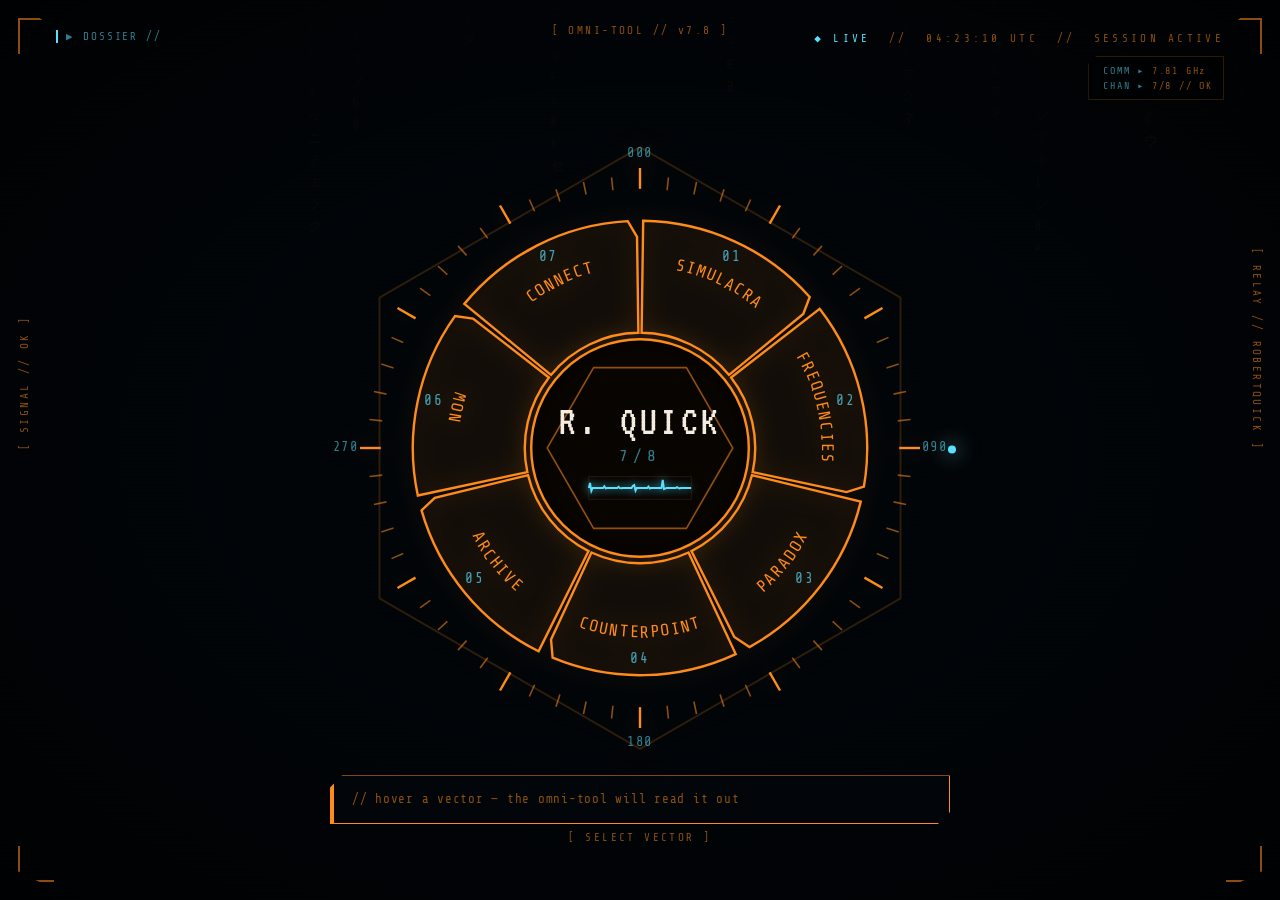
<file: site/index.html>
<!DOCTYPE html>
<html lang="en">
<head>
<meta charset="UTF-8" />
<meta name="viewport" content="width=device-width, initial-scale=1.0" />
<title>robertquick.org // omni v2</title>
<link rel="preconnect" href="https://fonts.googleapis.com" />
<link rel="preconnect" href="https://fonts.gstatic.com" crossorigin />
<link href="https://fonts.googleapis.com/css2?family=Share+Tech+Mono&family=VT323&display=swap" rel="stylesheet" />
<style>
  :root {
    --bg: #02060a;
    --orange: #ff8c1a;
    --orange-bright: #ffae5e;
    --orange-dim: rgba(255,140,26,0.55);
    --orange-faint: rgba(255,140,26,0.18);
    --cyan: #58e1ff;
    --cyan-dim: rgba(88,225,255,0.55);
    --white: #f4ecdf;
  }
  * { box-sizing: border-box; margin: 0; padding: 0; }
  html, body {
    height: 100%;
    background: var(--bg);
    color: var(--orange);
    font-family: 'Share Tech Mono', monospace;
    overflow: hidden;
  }

  #rain {
    position: fixed; inset: 0;
    z-index: 0;
    opacity: 0.07;
    pointer-events: none;
  }
  body::before {
    content: ""; position: fixed; inset: 0;
    background: repeating-linear-gradient(
      0deg, rgba(0,0,0,0) 0px, rgba(0,0,0,0) 2px,
      rgba(0,0,0,0.18) 3px, rgba(0,0,0,0) 4px);
    z-index: 1; pointer-events: none;
  }
  body::after {
    content: ""; position: fixed; inset: 0;
    background: radial-gradient(ellipse at center, transparent 45%, rgba(0,0,0,0.7) 100%);
    z-index: 2; pointer-events: none;
  }
  /* hologram flicker */
  @keyframes holo-flicker {
    0%, 97%, 100% { opacity: 1; }
    98% { opacity: 0.94; }
    99% { opacity: 0.98; }
  }
  main, .hud, .topbar, .readout, .ticker, .comm, .dossier {
    animation: holo-flicker 18s infinite;
  }

  /* ── HUD frame: hex corners ───────────────────────── */
  .hud {
    position: fixed;
    inset: 18px;
    z-index: 3;
    pointer-events: none;
  }
  .hud .corner {
    position: absolute;
    width: 36px; height: 36px;
    border: 2px solid var(--orange-dim);
  }
  .hud .corner.tl {
    top: 0; left: 0;
    clip-path: polygon(0 0, 60% 0, 100% 30%, 100% 100%, 0 100%);
    border-right: none; border-bottom: none;
  }
  .hud .corner.tr {
    top: 0; right: 0;
    clip-path: polygon(40% 0, 100% 0, 100% 100%, 0 100%, 0 30%);
    border-left: none; border-bottom: none;
  }
  .hud .corner.bl {
    bottom: 0; left: 0;
    clip-path: polygon(0 0, 100% 0, 100% 100%, 60% 100%, 0 70%);
    border-right: none; border-top: none;
  }
  .hud .corner.br {
    bottom: 0; right: 0;
    clip-path: polygon(0 0, 100% 0, 100% 70%, 40% 100%, 0 100%);
    border-left: none; border-top: none;
  }

  .hud-label {
    position: absolute;
    color: var(--orange-dim);
    font-size: 11px;
    letter-spacing: 0.22em;
  }
  .hud-label.top    { top: 6px; left: 50%; transform: translateX(-50%); white-space: nowrap; }
  .hud-label.bottom { bottom: 38px; left: 50%; transform: translateX(-50%); white-space: nowrap; }
  .hud-label.left   { top: 50%; left: 6px; transform: translateY(-50%) rotate(-90deg); transform-origin: left center; }
  .hud-label.right  { top: 50%; right: 6px; transform: translateY(-50%) rotate(90deg); transform-origin: right center; }

  /* Top bar — right-aligned to avoid colliding with hud-label-top and dossier */
  .topbar {
    position: fixed;
    top: 32px; right: 56px;
    z-index: 4;
    color: var(--orange-dim);
    font-size: 11px;
    letter-spacing: 0.3em;
  }
  .topbar .live { color: var(--cyan); }
  .topbar .live::before { content: "◆ "; color: var(--cyan); }

  /* Dossier link top-left */
  .dossier {
    position: fixed;
    top: 30px; left: 56px;
    z-index: 5;
    font-size: 11px;
    letter-spacing: 0.18em;
    color: var(--cyan-dim);
    text-decoration: none;
    border-left: 2px solid var(--cyan);
    padding-left: 8px;
    pointer-events: auto;
  }
  .dossier:hover { color: var(--cyan); }

  /* Comm widget — top-right under topbar */
  .comm {
    position: fixed;
    top: 56px; right: 56px;
    z-index: 4;
    font-size: 10px;
    letter-spacing: 0.18em;
    color: var(--orange-dim);
    border: 1px solid var(--orange-faint);
    padding: 6px 10px 6px 14px;
    clip-path: polygon(8px 0, 100% 0, 100% 100%, 0 100%, 0 8px);
    background: rgba(0,0,0,0.4);
    line-height: 1.5;
  }
  .comm .key { color: var(--cyan-dim); }

  /* Telemetry ticker */
  .ticker {
    position: fixed;
    bottom: 14px; left: 0; right: 0;
    z-index: 4;
    color: var(--orange-faint);
    font-size: 10.5px;
    letter-spacing: 0.18em;
    overflow: hidden;
    white-space: nowrap;
    text-align: center;
  }
  .ticker-track {
    display: inline-block;
    padding-left: 100%;
    animation: tick 80s linear infinite;
  }
  @keyframes tick { to { transform: translateX(-100%); } }

  /* Diagnostic flash line above ticker */
  .diag {
    position: fixed;
    bottom: 28px; left: 0; right: 0;
    z-index: 4;
    text-align: center;
    color: var(--cyan-dim);
    font-size: 10.5px;
    letter-spacing: 0.2em;
    opacity: 0;
    transition: opacity 0.18s;
  }
  .diag.show { opacity: 1; }

  /* Center stage */
  main {
    position: relative; z-index: 3;
    height: 100%; display: flex;
    align-items: center; justify-content: center;
  }
  .ring-wrap {
    position: relative;
    width: min(82vmin, 640px);
    aspect-ratio: 1 / 1;
  }
  .ring-svg {
    width: 100%; height: 100%;
    overflow: visible;
    filter: drop-shadow(0 0 12px rgba(255,140,26,0.25));
  }

  /* Segment styles */
  .seg {
    fill: rgba(255,140,26,0.06);
    stroke: var(--orange);
    stroke-width: 1.5;
    cursor: pointer;
    transition: fill 0.18s ease, stroke 0.18s ease;
  }
  .seg:hover, .seg.focus {
    fill: rgba(255,140,26,0.22);
    stroke: var(--cyan);
    filter: drop-shadow(0 0 8px rgba(88,225,255,0.6));
  }
  .seg.flash {
    animation: segflash 0.55s ease-out;
  }
  @keyframes segflash {
    0%   { fill: rgba(88,225,255,0.4); }
    100% { fill: rgba(255,140,26,0.06); }
  }
  .seg.activate {
    animation: segactivate 0.32s ease-in forwards;
  }
  @keyframes segactivate {
    0%   { fill: rgba(255,140,26,0.06); }
    100% { fill: rgba(255,140,26,0.95); }
  }

  .seg-num {
    fill: var(--cyan);
    font-family: 'Share Tech Mono', monospace;
    font-size: 9px;
    letter-spacing: 0.12em;
    pointer-events: none;
    text-anchor: middle;
    dominant-baseline: middle;
    opacity: 0.7;
  }
  .seg-label {
    fill: var(--orange);
    font-family: 'Share Tech Mono', monospace;
    font-size: 10.5px;
    letter-spacing: 0.08em;
    pointer-events: none;
    text-anchor: middle;
    dominant-baseline: middle;
  }

  /* Tick marks */
  .tick { stroke: var(--orange-dim); stroke-width: 1; }
  .tick.major { stroke: var(--orange); stroke-width: 1.5; }
  .tick-num {
    fill: var(--cyan-dim);
    font-family: 'Share Tech Mono', monospace;
    font-size: 8.5px;
    letter-spacing: 0.1em;
    text-anchor: middle;
    dominant-baseline: middle;
  }

  /* Hex containment frame */
  .hex-frame {
    fill: none;
    stroke: var(--orange-faint);
    stroke-width: 1.2;
    transform-origin: 50% 50%;
    animation: hexrot 60s linear infinite;
  }
  @keyframes hexrot { to { transform: rotate(360deg); } }

  /* Sonar pulse */
  .sonar {
    fill: none;
    stroke: var(--orange);
    stroke-width: 1.2;
    transform-origin: 50% 50%;
    animation: sonar 4.2s ease-out infinite;
    opacity: 0;
  }
  @keyframes sonar {
    0%   { r: 60; opacity: 0; }
    20%  { opacity: 0.5; }
    100% { r: 175; opacity: 0; }
  }

  /* Orbiting tracer */
  .tracer-orbit {
    fill: none;
    stroke: none;
  }
  .tracer {
    fill: var(--cyan);
    filter: drop-shadow(0 0 6px var(--cyan));
  }

  /* Hub */
  .hub-bg { fill: rgba(0,0,0,0.85); stroke: var(--orange); stroke-width: 1.5; }
  .hub-hex {
    fill: none; stroke: var(--orange-dim); stroke-width: 1;
    transform-origin: 50% 50%;
    animation: hubhex 24s linear infinite;
  }
  @keyframes hubhex { to { transform: rotate(-360deg); } }
  .hub-name {
    fill: var(--white);
    font-family: 'VT323', monospace;
    font-size: 26px;
    letter-spacing: 0.08em;
    text-anchor: middle;
    dominant-baseline: middle;
  }
  .hub-sub {
    fill: var(--cyan-dim);
    font-family: 'Share Tech Mono', monospace;
    font-size: 10px;
    letter-spacing: 0.32em;
    text-anchor: middle;
  }
  /* Heartbeat ECG */
  .ecg-frame {
    fill: rgba(0,0,0,0.5);
    stroke: var(--orange-faint);
    stroke-width: 0.5;
  }
  .ecg-line {
    fill: none;
    stroke: var(--cyan);
    stroke-width: 1.2;
    filter: drop-shadow(0 0 3px var(--cyan));
  }
  .hub-pulse {
    transform-origin: 50% 50%;
  }

  /* ─── Codex card readout ─── */
  .readout {
    position: fixed;
    left: 50%;
    bottom: 76px;
    transform: translateX(-50%);
    z-index: 5;
    width: min(620px, 90vw);
    color: var(--orange);
    background:
      linear-gradient(rgba(2,6,10,0.92), rgba(2,6,10,0.92)),
      repeating-linear-gradient(60deg,
        rgba(255,140,26,0.06) 0 1px,
        transparent 1px 14px),
      repeating-linear-gradient(-60deg,
        rgba(255,140,26,0.06) 0 1px,
        transparent 1px 14px);
    border: 1px solid var(--orange);
    clip-path: polygon(12px 0, 100% 0, 100% calc(100% - 12px), calc(100% - 12px) 100%, 0 100%, 0 12px);
    padding: 0.85rem 1.1rem 0.85rem 1.3rem;
    font-size: 12.5px;
    letter-spacing: 0.06em;
    line-height: 1.55;
    opacity: 0;
    transition: opacity 0.18s ease;
    box-shadow: 0 0 18px rgba(255,140,26,0.16), inset 3px 0 0 var(--orange);
  }
  .readout.show { opacity: 1; }
  .readout .codex-title {
    color: var(--white);
    font-size: 14px;
    letter-spacing: 0.18em;
    border-bottom: 1px solid var(--cyan-dim);
    padding-bottom: 4px;
    margin-bottom: 6px;
  }
  .readout .row { display: flex; gap: 0.8em; }
  .readout .row .key { color: var(--cyan); min-width: 110px; }
  .readout .row .val { color: var(--orange); }
  .readout .stamp {
    position: absolute;
    bottom: 6px; right: 14px;
    color: var(--orange-faint);
    font-size: 10px;
    letter-spacing: 0.2em;
  }
  .readout .empty { color: var(--orange-dim); }

  /* HUD label dynamic injection (idle diagnostics overwrites) */
  .swap { transition: opacity 0.2s; }
</style>
</head>
<body>
<canvas id="rain"></canvas>

<div class="hud">
  <span class="corner tl"></span>
  <span class="corner tr"></span>
  <span class="corner bl"></span>
  <span class="corner br"></span>
  <span class="hud-label top">[ OMNI-TOOL // v7.8 ]</span>
  <span class="hud-label bottom" id="hud-bottom">[ SELECT VECTOR ]</span>
  <span class="hud-label left">[ SIGNAL // OK ]</span>
  <span class="hud-label right">[ RELAY // ROBERTQUICK ]</span>
</div>

<div class="topbar"><span class="live">LIVE</span> &nbsp;//&nbsp; <span id="clock">--:--:--</span> UTC &nbsp;//&nbsp; SESSION ACTIVE</div>

<a href="/about" class="dossier">▶ DOSSIER //</a>

<div class="comm">
  <div><span class="key">COMM ▸</span> 7.81 GHz</div>
  <div><span class="key">CHAN ▸</span> 7/8 // OK</div>
</div>

<main>
  <div class="ring-wrap">
    <svg class="ring-svg" viewBox="-200 -200 400 400" id="ring"></svg>
  </div>
</main>

<div class="diag" id="diag"></div>
<div class="ticker"><div class="ticker-track" id="ticker"></div></div>

<div class="readout" id="readout">
  <div class="empty">// hover a vector — the omni-tool will read it out</div>
</div>

<script>
const vectors = [
  { id: 'simulacra',    label: 'SIMULACRA',    desc: 'frameworks under stress',     status: 'ACTIVE',    last: '2d ago',  count: '10 thinkers' },
  { id: 'frequencies',  label: 'FREQUENCIES',  desc: 'domains of inquiry',          status: 'ACTIVE',    last: '5d ago',  count: '8 nodes'    },
  { id: 'paradox',      label: 'PARADOX',      desc: 'load-bearing contradictions', status: 'OPEN',      last: '11d ago', count: '9 entries'  },
  { id: 'counterpoint', label: 'COUNTERPOINT', desc: 'music as critique',           status: 'TUNED',     last: '6d ago',  count: '5 voices'   },
  { id: 'archive',      label: 'ARCHIVE',      desc: 'annotated reading',           status: 'INDEXED',   last: '1d ago',  count: '13 entries' },
  { id: 'now',          label: 'NOW',          desc: 'current state',               status: 'STREAMING', last: '4h ago',  count: 'live'       },
  { id: 'connect',      label: 'CONNECT',      desc: 'open channels',               status: 'LISTEN',    last: 'static',  count: '3 vectors'  },
];

const SVGNS = 'http://www.w3.org/2000/svg';
const ring = document.getElementById('ring');
const readout = document.getElementById('readout');
const diag = document.getElementById('diag');

const N = vectors.length;
const innerR = 72;
const midR   = 142;
const labelR = 116;
const numR   = 132;
const startAngle = -Math.PI / 2;
const sweep = (2 * Math.PI) / N;
const gap = 0.028;

function el(name, attrs={}) {
  const e = document.createElementNS(SVGNS, name);
  for (const [k,v] of Object.entries(attrs)) e.setAttribute(k, v);
  return e;
}

// Hex containment frame
(function() {
  const r = 188;
  const pts = [];
  for (let i = 0; i < 6; i++) {
    const a = (i / 6) * 2 * Math.PI - Math.PI/2;
    pts.push(`${r*Math.cos(a)},${r*Math.sin(a)}`);
  }
  ring.appendChild(el('polygon', { points: pts.join(' '), class: 'hex-frame' }));
})();

// Tick marks + cardinal numbers
for (let i = 0; i < 60; i++) {
  const a = (i / 60) * 2 * Math.PI - Math.PI/2;
  const major = i % 5 === 0;
  const r0 = 162, r1 = major ? 175 : 170;
  ring.appendChild(el('line', {
    x1: r0*Math.cos(a), y1: r0*Math.sin(a),
    x2: r1*Math.cos(a), y2: r1*Math.sin(a),
    class: 'tick' + (major ? ' major' : '')
  }));
}
['000','090','180','270'].forEach((txt, i) => {
  const a = (i / 4) * 2 * Math.PI - Math.PI/2;
  const r = 184;
  const t = el('text', { x: r*Math.cos(a), y: r*Math.sin(a), class: 'tick-num' });
  t.textContent = txt;
  ring.appendChild(t);
});

// Segments with angular trailing-edge cut
const segNodes = [];
vectors.forEach((v, i) => {
  const a0 = startAngle + i * sweep + gap/2;
  const a1 = startAngle + (i+1) * sweep - gap/2;
  const cut = 0.04; // small angular cut at trailing edge
  const aMid = a1 - cut;
  const x0 = innerR * Math.cos(a0), y0 = innerR * Math.sin(a0);
  const x1 = midR   * Math.cos(a0), y1 = midR   * Math.sin(a0);
  const x2 = midR   * Math.cos(aMid),y2 = midR   * Math.sin(aMid);
  // chamfer point at trailing edge
  const xC = (midR-10) * Math.cos(a1), yC = (midR-10) * Math.sin(a1);
  const x3 = innerR * Math.cos(a1), y3 = innerR * Math.sin(a1);
  const large = (a1 - a0) > Math.PI ? 1 : 0;

  const d = `M ${x0} ${y0} L ${x1} ${y1}
             A ${midR} ${midR} 0 ${large} 1 ${x2} ${y2}
             L ${xC} ${yC}
             L ${x3} ${y3}
             A ${innerR} ${innerR} 0 ${large} 0 ${x0} ${y0} Z`;

  const path = el('path', { d, class: 'seg', 'data-id': v.id, 'data-idx': i });
  path.addEventListener('click', () => activateAndGo(i));
  path.addEventListener('mouseenter', () => { focusIdx = i; showReadout(v); paintFocus(); });
  path.addEventListener('mouseleave', () => { clearReadout(); });
  ring.appendChild(path);
  segNodes.push(path);

  const am = (a0 + a1) / 2;
  // index number above label (straight text, narrow — fits at any angle)
  const numText = el('text', { x: numR*Math.cos(am), y: numR*Math.sin(am), class: 'seg-num' });
  numText.textContent = String(i+1).padStart(2,'0');
  ring.appendChild(numText);

  // Curved label along an arc at radius labelR.
  // For top half, arc runs a0 → a1 (text upright).
  // For bottom half, reverse direction so text isn't upside-down.
  const inBottom = Math.sin(am) > 0;
  const r = labelR;
  const pa0 = a0 + 0.06, pa1 = a1 - 0.06;
  let xa, ya, xb, yb, sweepFlag;
  if (!inBottom) {
    xa = r*Math.cos(pa0); ya = r*Math.sin(pa0);
    xb = r*Math.cos(pa1); yb = r*Math.sin(pa1);
    sweepFlag = 1;
  } else {
    xa = r*Math.cos(pa1); ya = r*Math.sin(pa1);
    xb = r*Math.cos(pa0); yb = r*Math.sin(pa0);
    sweepFlag = 0;
  }
  const labelPath = el('path', {
    d: `M ${xa} ${ya} A ${r} ${r} 0 0 ${sweepFlag} ${xb} ${yb}`,
    fill: 'none', stroke: 'none', id: `labelpath-${i}`
  });
  ring.appendChild(labelPath);

  const lbl = el('text', { class: 'seg-label' });
  const tp = el('textPath', { href: `#labelpath-${i}`, startOffset: '50%' });
  tp.setAttribute('text-anchor', 'middle');
  tp.textContent = v.label;
  lbl.appendChild(tp);
  ring.appendChild(lbl);
});

// Sonar pulse
ring.appendChild(el('circle', { cx: 0, cy: 0, r: 60, class: 'sonar' }));

// Orbiting tracer
(function() {
  const orbit = el('circle', { cx: 0, cy: 0, r: 195, class: 'tracer-orbit', id: 'tracer-orbit' });
  ring.appendChild(orbit);
  const tracer = el('circle', { cx: 0, cy: -195, r: 2.5, class: 'tracer', id: 'tracer' });
  ring.appendChild(tracer);
})();

// Hub
ring.appendChild(el('circle', { cx: 0, cy: 0, r: innerR-4, class: 'hub-bg' }));
// rotating hex inside hub
(function() {
  const r = innerR - 14;
  const pts = [];
  for (let i = 0; i < 6; i++) {
    const a = (i / 6) * 2 * Math.PI;
    pts.push(`${r*Math.cos(a)},${r*Math.sin(a)}`);
  }
  ring.appendChild(el('polygon', { points: pts.join(' '), class: 'hub-hex' }));
})();
const nameText = el('text', { x: 0, y: -14, class: 'hub-name' });
nameText.textContent = 'R. QUICK';
ring.appendChild(nameText);
const subText = el('text', { x: 0, y: 8, class: 'hub-sub' });
subText.textContent = '7/8';
ring.appendChild(subText);

// ECG window inside hub
ring.appendChild(el('rect', { x: -32, y: 18, width: 64, height: 14, class: 'ecg-frame' }));
const ecgLine = el('polyline', { class: 'ecg-line', points: '' });
ring.appendChild(ecgLine);

// 7/8 heartbeat: emphasize beats 1, 4, 6 (ME-style irregular pulse)
const ecgWidth = 64, ecgHeight = 14;
const ecgX0 = -32, ecgY0 = 18;
const beats = [1, 0.2, 0.2, 1, 0.2, 1, 0.2]; // 7/8 emphasis
function buildEcg(t) {
  // t in [0,1] across the bar = one full 7/8 measure
  const samples = 80;
  const pts = [];
  for (let i = 0; i < samples; i++) {
    const x = ecgX0 + (i / (samples-1)) * ecgWidth;
    const beat = (i / (samples-1)) * 7; // 0..7
    const phase = beat - Math.floor(beat);
    const idx = Math.floor(beat) % 7;
    const amp = beats[idx];
    let y = ecgY0 + ecgHeight/2;
    // sharp spike near phase 0.1
    if (phase < 0.06) y -= amp * (ecgHeight/2 - 1) * (phase/0.06);
    else if (phase < 0.12) y -= amp * (ecgHeight/2 - 1) * (1 - (phase-0.06)/0.06);
    else if (phase < 0.18) y += amp * 2 * ((phase-0.12)/0.06);
    else if (phase < 0.24) y += amp * 2 * (1 - (phase-0.18)/0.06);
    pts.push(`${x.toFixed(1)},${y.toFixed(2)}`);
  }
  return pts.join(' ');
}
ecgLine.setAttribute('points', buildEcg(0));

// 7/8 hub pulse: subtle scale of the name+hex on emphasis beats
const hubGroup = el('g', { class: 'hub-pulse' });
// We'll just animate via JS by setting transform on hub elements directly
let pulseStart = performance.now();
const measureMs = 2400; // one 7/8 measure ≈ 2.4s
function animatePulse() {
  const now = performance.now();
  const t = ((now - pulseStart) % measureMs) / measureMs; // 0..1
  const beat = t * 7;
  const idx = Math.floor(beat) % 7;
  const phase = beat - Math.floor(beat);
  const amp = beats[idx];
  // pulse on the leading edge of each emphasized beat
  let pulse = 0;
  if (phase < 0.18) pulse = amp * (1 - phase/0.18);
  const scale = 1 + pulse * 0.06;
  nameText.setAttribute('transform', `scale(${scale.toFixed(3)})`);
  // ecg shifts slowly
  ecgLine.setAttribute('points', buildEcg(t));
  // tracer orbits
  const orbitT = (now / 6000) * 2 * Math.PI;
  const tx = 195 * Math.cos(orbitT - Math.PI/2);
  const ty = 195 * Math.sin(orbitT - Math.PI/2);
  document.getElementById('tracer').setAttribute('cx', tx);
  document.getElementById('tracer').setAttribute('cy', ty);
  requestAnimationFrame(animatePulse);
}
requestAnimationFrame(animatePulse);

// ─── Readout (codex card) ───────────────────────
function showReadout(v) {
  readout.innerHTML = `
    <div class="codex-title">▶ ${v.label} //</div>
    <div class="row"><span class="key">▶ SUMMARY //</span><span class="val">${v.desc}</span></div>
    <div class="row"><span class="key">▶ STATUS  //</span><span class="val">${v.status}</span></div>
    <div class="row"><span class="key">▶ LAST PING //</span><span class="val">${v.last}</span></div>
    <div class="row"><span class="key">▶ CONTENT //</span><span class="val">${v.count}</span></div>
    <div class="stamp">// FILE 0${vectors.indexOf(v)+1} OF 07</div>
  `;
  readout.classList.add('show');
}
function clearReadout() {
  readout.innerHTML = '<div class="empty">// hover a vector — the omni-tool will read it out</div>';
  // keep it visible as idle prompt
}
clearReadout(); readout.classList.add('show');

// ─── Focus + paint ──────────────────────────────
let focusIdx = -1;
function paintFocus() {
  segNodes.forEach((s, j) => s.classList.toggle('focus', j === focusIdx));
}

// ─── Activation animation + nav ────────────────
function activateAndGo(i) {
  const seg = segNodes[i];
  seg.classList.add('activate');
  setTimeout(() => { window.location.href = '/' + vectors[i].id; }, 320);
}

// ─── Keyboard ───────────────────────────────────
document.addEventListener('keydown', (e) => {
  if (e.key >= '1' && e.key <= '7') {
    activateAndGo(parseInt(e.key, 10) - 1);
  } else if (e.key === 'ArrowRight' || e.key === 'Tab') {
    e.preventDefault();
    focusIdx = (focusIdx + 1 + N) % N;
    showReadout(vectors[focusIdx]); paintFocus();
  } else if (e.key === 'ArrowLeft') {
    focusIdx = (focusIdx - 1 + N) % N;
    showReadout(vectors[focusIdx]); paintFocus();
  } else if (e.key === 'Enter' && focusIdx >= 0) {
    activateAndGo(focusIdx);
  }
});

// ─── Idle micro-animations ──────────────────────
function randomIdle() {
  const i = Math.floor(Math.random() * N);
  segNodes[i].classList.add('flash');
  setTimeout(() => segNodes[i].classList.remove('flash'), 600);
  const messages = [
    `▶ DIAGNOSTIC // ${vectors[i].label} // OK`,
    `▶ SCAN // VECTOR 0${i+1} // NOMINAL`,
    `▶ HANDSHAKE // RELAY ${vectors[i].label} // OK`,
    `▶ INTEGRITY // 0${i+1}/07 // GREEN`,
  ];
  const msg = messages[Math.floor(Math.random()*messages.length)];
  diag.textContent = msg;
  diag.classList.add('show');
  setTimeout(() => diag.classList.remove('show'), 2400);
  // schedule next
  setTimeout(randomIdle, 9000 + Math.random()*7000);
}
setTimeout(randomIdle, 4500);

// ─── Telemetry ticker ───────────────────────────
const telemetry = [
  '// SIGNAL NOMINAL',
  '// ENTROPY 0.47 — DRIFTING',
  '// COHERENCE OK',
  '// MAP::TERRITORY DELTA RISING',
  '// 7/8 LOCK STABLE',
  '// CRITIQUE BANDWIDTH NARROW',
  '// HYPERREAL INDEX 0.91',
  '// PARADOX PRESSURE NOMINAL',
  '// SIMULATION DEPTH ∞',
  '// REFERENT NOT FOUND',
  '// ECHO INTEGRITY 0.84',
  '// SUBJECT/OBJECT GAP 7.8 NM',
];
document.getElementById('ticker').textContent =
  telemetry.concat(telemetry).join('   ·   ');

// ─── Clock ──────────────────────────────────────
const clock = document.getElementById('clock');
function tick() {
  const d = new Date();
  const p = (n) => n.toString().padStart(2, '0');
  clock.textContent = `${p(d.getUTCHours())}:${p(d.getUTCMinutes())}:${p(d.getUTCSeconds())}`;
}
tick(); setInterval(tick, 1000);

// ─── Matrix rain (orange-tinted) ────────────────
(function() {
  const canvas = document.getElementById('rain');
  const ctx = canvas.getContext('2d');
  let W, H, cols, drops;
  const chars = 'アイウエオカキクケコサシスセソタチツテトナニヌネノ0123456789ABCDEF∂∫∑∏√∞≠≤≥∈∉⊂⊃';
  function init() {
    W = canvas.width = window.innerWidth;
    H = canvas.height = window.innerHeight;
    cols = Math.floor(W / 22);
    drops = Array.from({length: cols}, () => Math.random() * -80);
  }
  function draw() {
    ctx.fillStyle = 'rgba(2,6,10,0.07)';
    ctx.fillRect(0, 0, W, H);
    ctx.font = '14px "Share Tech Mono", monospace';
    for (let i = 0; i < cols; i++) {
      const ch = chars[Math.floor(Math.random() * chars.length)];
      const x = i * 22;
      const y = drops[i] * 22;
      if (Math.random() < 0.02)       ctx.fillStyle = '#ffae5e';
      else if (Math.random() < 0.04)  ctx.fillStyle = 'rgba(88,225,255,0.7)';
      else                            ctx.fillStyle = 'rgba(255,140,26,0.45)';
      ctx.fillText(ch, x, y);
      if (y > H && Math.random() > 0.975) drops[i] = 0;
      drops[i]++;
    }
    requestAnimationFrame(draw);
  }
  init(); draw();
  window.addEventListener('resize', init);
})();
</script>
</body>
</html>
</file>
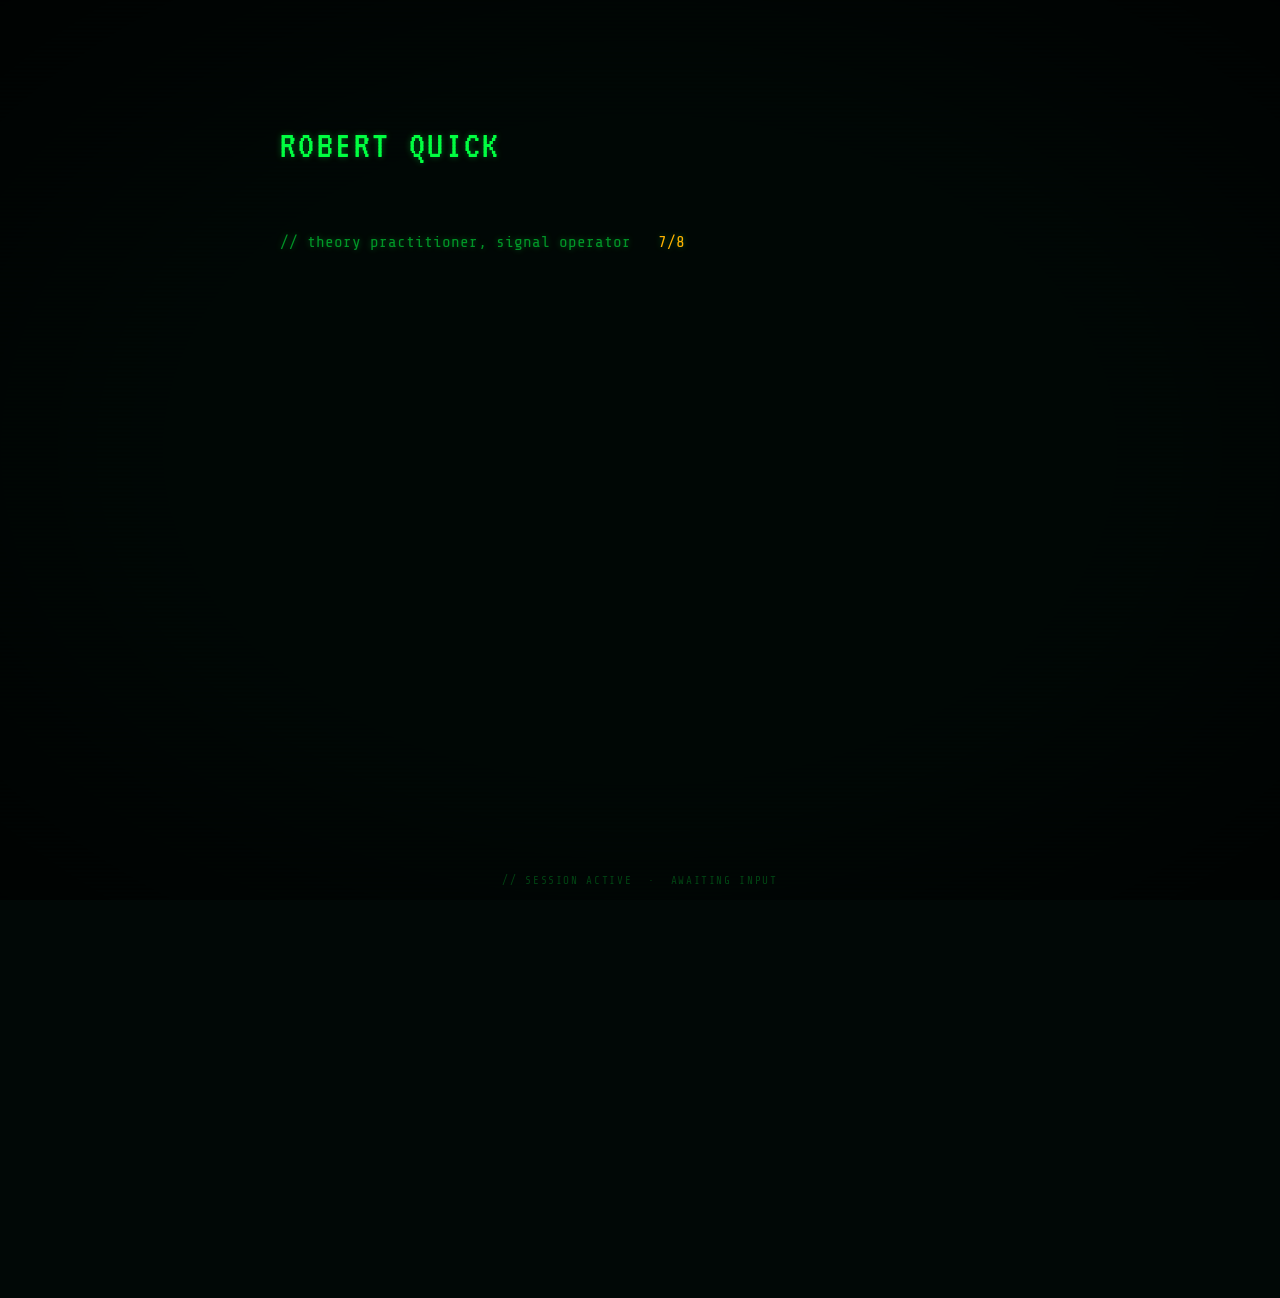
<file: mockups/concept1.html>
<!DOCTYPE html>
<html lang="en">
<head>
<meta charset="UTF-8" />
<meta name="viewport" content="width=device-width, initial-scale=1.0" />
<title>robertquick.org</title>
<link rel="preconnect" href="https://fonts.googleapis.com" />
<link rel="preconnect" href="https://fonts.gstatic.com" crossorigin />
<link href="https://fonts.googleapis.com/css2?family=Share+Tech+Mono&family=VT323&display=swap" rel="stylesheet" />
<style>
  :root {
    --bg: #010806;
    --green: #00ff41;
    --green-dim: rgba(0,255,65,0.55);
    --green-faint: rgba(0,255,65,0.25);
    --cyan: #00eeff;
    --pink: #ff00aa;
    --amber: #ffb000;
  }
  * { box-sizing: border-box; margin: 0; padding: 0; }
  html, body {
    height: 100%;
    background: var(--bg);
    color: var(--green);
    font-family: 'Share Tech Mono', monospace;
    overflow: hidden;
  }
  /* Matrix rain canvas, dimmed */
  #rain {
    position: fixed; inset: 0;
    z-index: 0;
    opacity: 0.18;
    pointer-events: none;
  }
  /* Subtle scanlines */
  body::before {
    content: ""; position: fixed; inset: 0;
    background: repeating-linear-gradient(
      0deg,
      rgba(0,0,0,0) 0px,
      rgba(0,0,0,0) 2px,
      rgba(0,0,0,0.18) 3px,
      rgba(0,0,0,0) 4px
    );
    z-index: 1; pointer-events: none;
  }
  /* Vignette */
  body::after {
    content: ""; position: fixed; inset: 0;
    background: radial-gradient(ellipse at center, transparent 50%, rgba(0,0,0,0.6) 100%);
    z-index: 2; pointer-events: none;
  }
  main {
    position: relative;
    z-index: 3;
    height: 100%;
    display: flex;
    align-items: center;
    justify-content: center;
    padding: 2rem;
  }
  .terminal {
    width: min(720px, 100%);
    font-size: clamp(13px, 1.4vw, 16px);
    line-height: 1.55;
    text-shadow: 0 0 6px rgba(0,255,65,0.35);
    white-space: pre-wrap;
  }
  .boot-line { opacity: 0; }
  .boot-line.show { opacity: 1; transition: opacity 0.08s; }
  .ok { color: var(--cyan); }
  .warn { color: var(--amber); }
  .dim { color: var(--green-dim); }
  .name {
    font-family: 'VT323', monospace;
    font-size: clamp(28px, 4vw, 40px);
    letter-spacing: 0.06em;
    color: var(--green);
    margin: 1rem 0 0.25rem;
  }
  .tagline {
    color: var(--green-dim);
    margin-bottom: 1.4rem;
  }
  .doors { list-style: none; }
  .doors li {
    margin: 0.18rem 0;
  }
  .doors a {
    color: var(--green);
    text-decoration: none;
    display: inline-block;
    padding: 1px 4px;
    border-left: 2px solid transparent;
    transition: all 0.12s ease;
  }
  .doors a .arrow {
    color: var(--cyan);
    margin-right: 0.6em;
  }
  .doors a .label {
    color: var(--green);
  }
  .doors a .desc {
    color: var(--green-faint);
    margin-left: 0.4em;
  }
  .doors a:hover {
    border-left-color: var(--pink);
    background: rgba(0,255,65,0.05);
    text-shadow:
      0 0 6px rgba(0,255,65,0.6),
      1px 0 0 rgba(255,0,170,0.6),
     -1px 0 0 rgba(0,238,255,0.5);
  }
  .doors a:hover .arrow { color: var(--pink); }
  .prompt {
    margin-top: 1.5rem;
    color: var(--green);
  }
  .cursor {
    display: inline-block;
    width: 0.55em;
    height: 1.05em;
    background: var(--green);
    vertical-align: -2px;
    margin-left: 2px;
    box-shadow: 0 0 8px rgba(0,255,65,0.7);
    animation: blink 1.05s steps(2,start) infinite;
  }
  @keyframes blink { to { background: transparent; box-shadow: none; } }
  .footer {
    position: fixed;
    bottom: 0.8rem;
    left: 0; right: 0;
    text-align: center;
    color: var(--green-faint);
    font-size: 11px;
    z-index: 3;
    letter-spacing: 0.15em;
  }
</style>
</head>
<body>
<canvas id="rain"></canvas>

<main>
  <div class="terminal" id="term">
    <div class="boot-line"><span class="dim">&gt;</span> CONNECTION ESTABLISHED</div>
    <div class="boot-line"><span class="dim">&gt;</span> RELAY: <span class="ok">ROBERTQUICK.ORG</span></div>
    <div class="boot-line"><span class="dim">&gt;</span> HANDSHAKE: <span class="ok">ED25519/OK</span></div>
    <div class="boot-line"><span class="dim">&gt;</span> AUTHENTICATING SIGNAL...</div>
    <div class="boot-line"><span class="dim">&gt;</span> <span class="ok">[OK]</span> &nbsp; <span class="dim">// the territory resists the map</span></div>

    <div class="boot-line">
      <div class="name">ROBERT QUICK</div>
      <div class="tagline">// theory practitioner, signal operator &nbsp; <span class="warn">7/8</span></div>
    </div>

    <div class="boot-line">
      <ul class="doors">
        <li><a href="/simulacra"><span class="arrow">▸</span><span class="label">/simulacra</span><span class="desc">— frameworks under stress</span></a></li>
        <li><a href="/frequencies"><span class="arrow">▸</span><span class="label">/frequencies</span><span class="desc">— domains of inquiry</span></a></li>
        <li><a href="/paradox"><span class="arrow">▸</span><span class="label">/paradox</span><span class="desc">— load-bearing contradictions</span></a></li>
        <li><a href="/counterpoint"><span class="arrow">▸</span><span class="label">/counterpoint</span><span class="desc">— music as critique</span></a></li>
        <li><a href="/archive"><span class="arrow">▸</span><span class="label">/archive</span><span class="desc">— annotated reading</span></a></li>
        <li><a href="/now"><span class="arrow">▸</span><span class="label">/now</span><span class="desc">— current state</span></a></li>
        <li><a href="/connect"><span class="arrow">▸</span><span class="label">/connect</span><span class="desc">— open channels</span></a></li>
      </ul>
    </div>

    <div class="boot-line prompt">&gt; <span class="cursor"></span></div>
  </div>
</main>

<div class="footer">// SESSION ACTIVE &nbsp;·&nbsp; AWAITING INPUT</div>

<script>
  // Boot reveal — staggered line-by-line
  const lines = document.querySelectorAll('.boot-line');
  const delays = [120, 220, 340, 480, 700, 1100, 1500, 2050];
  lines.forEach((el, i) => {
    setTimeout(() => el.classList.add('show'), delays[i] ?? 200 * i);
  });

  // Matrix rain
  (function() {
    const canvas = document.getElementById('rain');
    const ctx = canvas.getContext('2d');
    let W, H, cols, drops;
    const chars = 'アイウエオカキクケコサシスセソタチツテトナニヌネノ0123456789ABCDEF∂∫∑∏√∞≠≤≥∈∉⊂⊃';
    function init() {
      W = canvas.width = window.innerWidth;
      H = canvas.height = window.innerHeight;
      cols = Math.floor(W / 22);
      drops = Array.from({length: cols}, () => Math.random() * -80);
    }
    function draw() {
      ctx.fillStyle = 'rgba(1,8,6,0.06)';
      ctx.fillRect(0, 0, W, H);
      ctx.font = '14px "Share Tech Mono", monospace';
      for (let i = 0; i < cols; i++) {
        const ch = chars[Math.floor(Math.random() * chars.length)];
        const x = i * 22;
        const y = drops[i] * 22;
        if (Math.random() < 0.018)      ctx.fillStyle = '#ff00aa';
        else if (Math.random() < 0.035) ctx.fillStyle = 'rgba(0,238,255,0.8)';
        else if (Math.random() < 0.06)  ctx.fillStyle = 'rgba(0,255,65,0.95)';
        else                            ctx.fillStyle = 'rgba(0,255,65,0.3)';
        ctx.fillText(ch, x, y);
        if (y > H && Math.random() > 0.975) drops[i] = 0;
        drops[i]++;
      }
      requestAnimationFrame(draw);
    }
    init(); draw();
    window.addEventListener('resize', init);
  })();
</script>
</body>
</html>
</file>
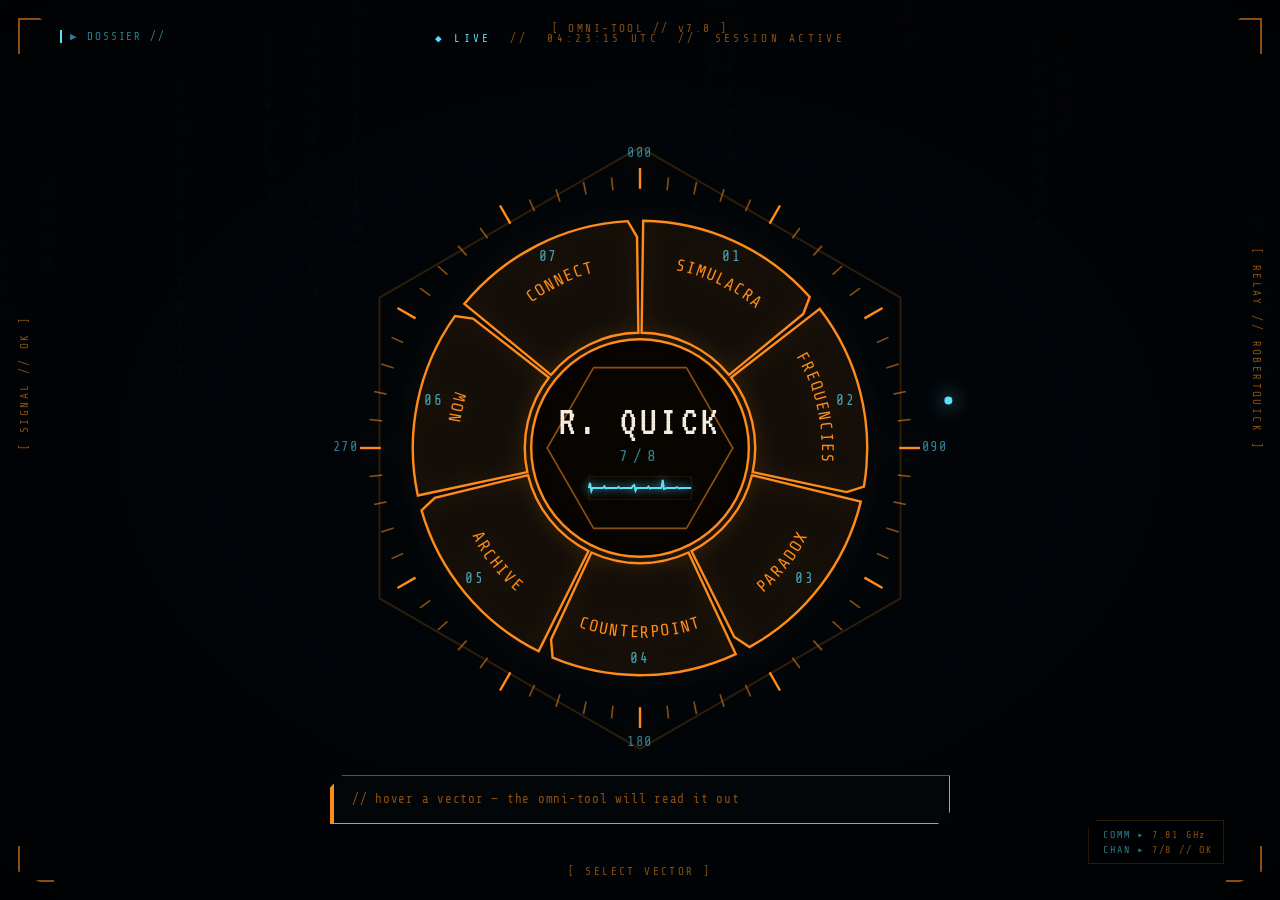
<file: mockups/concept3-omnitool-v2.html>
<!DOCTYPE html>
<html lang="en">
<head>
<meta charset="UTF-8" />
<meta name="viewport" content="width=device-width, initial-scale=1.0" />
<title>robertquick.org // omni v2</title>
<link rel="preconnect" href="https://fonts.googleapis.com" />
<link rel="preconnect" href="https://fonts.gstatic.com" crossorigin />
<link href="https://fonts.googleapis.com/css2?family=Share+Tech+Mono&family=VT323&display=swap" rel="stylesheet" />
<style>
  :root {
    --bg: #02060a;
    --orange: #ff8c1a;
    --orange-bright: #ffae5e;
    --orange-dim: rgba(255,140,26,0.55);
    --orange-faint: rgba(255,140,26,0.18);
    --cyan: #58e1ff;
    --cyan-dim: rgba(88,225,255,0.55);
    --white: #f4ecdf;
  }
  * { box-sizing: border-box; margin: 0; padding: 0; }
  html, body {
    height: 100%;
    background: var(--bg);
    color: var(--orange);
    font-family: 'Share Tech Mono', monospace;
    overflow: hidden;
  }

  #rain {
    position: fixed; inset: 0;
    z-index: 0;
    opacity: 0.07;
    pointer-events: none;
  }
  body::before {
    content: ""; position: fixed; inset: 0;
    background: repeating-linear-gradient(
      0deg, rgba(0,0,0,0) 0px, rgba(0,0,0,0) 2px,
      rgba(0,0,0,0.18) 3px, rgba(0,0,0,0) 4px);
    z-index: 1; pointer-events: none;
  }
  body::after {
    content: ""; position: fixed; inset: 0;
    background: radial-gradient(ellipse at center, transparent 45%, rgba(0,0,0,0.7) 100%);
    z-index: 2; pointer-events: none;
  }
  /* hologram flicker */
  @keyframes holo-flicker {
    0%, 97%, 100% { opacity: 1; }
    98% { opacity: 0.94; }
    99% { opacity: 0.98; }
  }
  main, .hud, .topbar, .readout, .ticker, .comm, .dossier {
    animation: holo-flicker 18s infinite;
  }

  /* ── HUD frame: hex corners ───────────────────────── */
  .hud {
    position: fixed;
    inset: 18px;
    z-index: 3;
    pointer-events: none;
  }
  .hud .corner {
    position: absolute;
    width: 36px; height: 36px;
    border: 2px solid var(--orange-dim);
  }
  .hud .corner.tl {
    top: 0; left: 0;
    clip-path: polygon(0 0, 60% 0, 100% 30%, 100% 100%, 0 100%);
    border-right: none; border-bottom: none;
  }
  .hud .corner.tr {
    top: 0; right: 0;
    clip-path: polygon(40% 0, 100% 0, 100% 100%, 0 100%, 0 30%);
    border-left: none; border-bottom: none;
  }
  .hud .corner.bl {
    bottom: 0; left: 0;
    clip-path: polygon(0 0, 100% 0, 100% 100%, 60% 100%, 0 70%);
    border-right: none; border-top: none;
  }
  .hud .corner.br {
    bottom: 0; right: 0;
    clip-path: polygon(0 0, 100% 0, 100% 70%, 40% 100%, 0 100%);
    border-left: none; border-top: none;
  }

  .hud-label {
    position: absolute;
    color: var(--orange-dim);
    font-size: 11px;
    letter-spacing: 0.22em;
  }
  .hud-label.top    { top: 4px; left: 50%; transform: translateX(-50%); }
  .hud-label.bottom { bottom: 4px; left: 50%; transform: translateX(-50%); }
  .hud-label.left   { top: 50%; left: 6px; transform: translateY(-50%) rotate(-90deg); transform-origin: left center; }
  .hud-label.right  { top: 50%; right: 6px; transform: translateY(-50%) rotate(90deg); transform-origin: right center; }

  /* Top bar */
  .topbar {
    position: fixed;
    top: 32px; left: 0; right: 0;
    text-align: center;
    z-index: 4;
    color: var(--orange-dim);
    font-size: 11px;
    letter-spacing: 0.3em;
  }
  .topbar .live { color: var(--cyan); }
  .topbar .live::before { content: "◆ "; color: var(--cyan); }

  /* Dossier link top-left */
  .dossier {
    position: fixed;
    top: 30px; left: 60px;
    z-index: 4;
    font-size: 11px;
    letter-spacing: 0.18em;
    color: var(--cyan-dim);
    text-decoration: none;
    border-left: 2px solid var(--cyan);
    padding-left: 8px;
    pointer-events: auto;
  }
  .dossier:hover { color: var(--cyan); }

  /* Comm widget bottom-right */
  .comm {
    position: fixed;
    bottom: 36px; right: 56px;
    z-index: 4;
    font-size: 10px;
    letter-spacing: 0.18em;
    color: var(--orange-dim);
    border: 1px solid var(--orange-faint);
    padding: 6px 10px 6px 14px;
    clip-path: polygon(8px 0, 100% 0, 100% 100%, 0 100%, 0 8px);
    background: rgba(0,0,0,0.4);
    line-height: 1.5;
  }
  .comm .key { color: var(--cyan-dim); }

  /* Telemetry ticker */
  .ticker {
    position: fixed;
    bottom: 14px; left: 0; right: 0;
    z-index: 4;
    color: var(--orange-faint);
    font-size: 10.5px;
    letter-spacing: 0.18em;
    overflow: hidden;
    white-space: nowrap;
    text-align: center;
  }
  .ticker-track {
    display: inline-block;
    padding-left: 100%;
    animation: tick 80s linear infinite;
  }
  @keyframes tick { to { transform: translateX(-100%); } }

  /* Diagnostic flash line above ticker */
  .diag {
    position: fixed;
    bottom: 28px; left: 0; right: 0;
    z-index: 4;
    text-align: center;
    color: var(--cyan-dim);
    font-size: 10.5px;
    letter-spacing: 0.2em;
    opacity: 0;
    transition: opacity 0.18s;
  }
  .diag.show { opacity: 1; }

  /* Center stage */
  main {
    position: relative; z-index: 3;
    height: 100%; display: flex;
    align-items: center; justify-content: center;
  }
  .ring-wrap {
    position: relative;
    width: min(82vmin, 640px);
    aspect-ratio: 1 / 1;
  }
  .ring-svg {
    width: 100%; height: 100%;
    overflow: visible;
    filter: drop-shadow(0 0 12px rgba(255,140,26,0.25));
  }

  /* Segment styles */
  .seg {
    fill: rgba(255,140,26,0.06);
    stroke: var(--orange);
    stroke-width: 1.5;
    cursor: pointer;
    transition: fill 0.18s ease, stroke 0.18s ease;
  }
  .seg:hover, .seg.focus {
    fill: rgba(255,140,26,0.22);
    stroke: var(--cyan);
    filter: drop-shadow(0 0 8px rgba(88,225,255,0.6));
  }
  .seg.flash {
    animation: segflash 0.55s ease-out;
  }
  @keyframes segflash {
    0%   { fill: rgba(88,225,255,0.4); }
    100% { fill: rgba(255,140,26,0.06); }
  }
  .seg.activate {
    animation: segactivate 0.32s ease-in forwards;
  }
  @keyframes segactivate {
    0%   { fill: rgba(255,140,26,0.06); }
    100% { fill: rgba(255,140,26,0.95); }
  }

  .seg-num {
    fill: var(--cyan);
    font-family: 'Share Tech Mono', monospace;
    font-size: 9px;
    letter-spacing: 0.12em;
    pointer-events: none;
    text-anchor: middle;
    dominant-baseline: middle;
    opacity: 0.7;
  }
  .seg-label {
    fill: var(--orange);
    font-family: 'Share Tech Mono', monospace;
    font-size: 10.5px;
    letter-spacing: 0.08em;
    pointer-events: none;
    text-anchor: middle;
    dominant-baseline: middle;
  }

  /* Tick marks */
  .tick { stroke: var(--orange-dim); stroke-width: 1; }
  .tick.major { stroke: var(--orange); stroke-width: 1.5; }
  .tick-num {
    fill: var(--cyan-dim);
    font-family: 'Share Tech Mono', monospace;
    font-size: 8.5px;
    letter-spacing: 0.1em;
    text-anchor: middle;
    dominant-baseline: middle;
  }

  /* Hex containment frame */
  .hex-frame {
    fill: none;
    stroke: var(--orange-faint);
    stroke-width: 1.2;
    transform-origin: 50% 50%;
    animation: hexrot 60s linear infinite;
  }
  @keyframes hexrot { to { transform: rotate(360deg); } }

  /* Sonar pulse */
  .sonar {
    fill: none;
    stroke: var(--orange);
    stroke-width: 1.2;
    transform-origin: 50% 50%;
    animation: sonar 4.2s ease-out infinite;
    opacity: 0;
  }
  @keyframes sonar {
    0%   { r: 60; opacity: 0; }
    20%  { opacity: 0.5; }
    100% { r: 175; opacity: 0; }
  }

  /* Orbiting tracer */
  .tracer-orbit {
    fill: none;
    stroke: none;
  }
  .tracer {
    fill: var(--cyan);
    filter: drop-shadow(0 0 6px var(--cyan));
  }

  /* Hub */
  .hub-bg { fill: rgba(0,0,0,0.85); stroke: var(--orange); stroke-width: 1.5; }
  .hub-hex {
    fill: none; stroke: var(--orange-dim); stroke-width: 1;
    transform-origin: 50% 50%;
    animation: hubhex 24s linear infinite;
  }
  @keyframes hubhex { to { transform: rotate(-360deg); } }
  .hub-name {
    fill: var(--white);
    font-family: 'VT323', monospace;
    font-size: 26px;
    letter-spacing: 0.08em;
    text-anchor: middle;
    dominant-baseline: middle;
  }
  .hub-sub {
    fill: var(--cyan-dim);
    font-family: 'Share Tech Mono', monospace;
    font-size: 10px;
    letter-spacing: 0.32em;
    text-anchor: middle;
  }
  /* Heartbeat ECG */
  .ecg-frame {
    fill: rgba(0,0,0,0.5);
    stroke: var(--orange-faint);
    stroke-width: 0.5;
  }
  .ecg-line {
    fill: none;
    stroke: var(--cyan);
    stroke-width: 1.2;
    filter: drop-shadow(0 0 3px var(--cyan));
  }
  .hub-pulse {
    transform-origin: 50% 50%;
  }

  /* ─── Codex card readout ─── */
  .readout {
    position: fixed;
    left: 50%;
    bottom: 76px;
    transform: translateX(-50%);
    z-index: 5;
    width: min(620px, 90vw);
    color: var(--orange);
    background:
      linear-gradient(rgba(2,6,10,0.92), rgba(2,6,10,0.92)),
      repeating-linear-gradient(60deg,
        rgba(255,140,26,0.06) 0 1px,
        transparent 1px 14px),
      repeating-linear-gradient(-60deg,
        rgba(255,140,26,0.06) 0 1px,
        transparent 1px 14px);
    border: 1px solid var(--orange);
    clip-path: polygon(12px 0, 100% 0, 100% calc(100% - 12px), calc(100% - 12px) 100%, 0 100%, 0 12px);
    padding: 0.85rem 1.1rem 0.85rem 1.3rem;
    font-size: 12.5px;
    letter-spacing: 0.06em;
    line-height: 1.55;
    opacity: 0;
    transition: opacity 0.18s ease;
    box-shadow: 0 0 18px rgba(255,140,26,0.16), inset 3px 0 0 var(--orange);
  }
  .readout.show { opacity: 1; }
  .readout .codex-title {
    color: var(--white);
    font-size: 14px;
    letter-spacing: 0.18em;
    border-bottom: 1px solid var(--cyan-dim);
    padding-bottom: 4px;
    margin-bottom: 6px;
  }
  .readout .row { display: flex; gap: 0.8em; }
  .readout .row .key { color: var(--cyan); min-width: 110px; }
  .readout .row .val { color: var(--orange); }
  .readout .stamp {
    position: absolute;
    bottom: 6px; right: 14px;
    color: var(--orange-faint);
    font-size: 10px;
    letter-spacing: 0.2em;
  }
  .readout .empty { color: var(--orange-dim); }

  /* HUD label dynamic injection (idle diagnostics overwrites) */
  .swap { transition: opacity 0.2s; }
</style>
</head>
<body>
<canvas id="rain"></canvas>

<div class="hud">
  <span class="corner tl"></span>
  <span class="corner tr"></span>
  <span class="corner bl"></span>
  <span class="corner br"></span>
  <span class="hud-label top">[ OMNI-TOOL // v7.8 ]</span>
  <span class="hud-label bottom" id="hud-bottom">[ SELECT VECTOR ]</span>
  <span class="hud-label left">[ SIGNAL // OK ]</span>
  <span class="hud-label right">[ RELAY // ROBERTQUICK ]</span>
</div>

<div class="topbar"><span class="live">LIVE</span> &nbsp;//&nbsp; <span id="clock">--:--:--</span> UTC &nbsp;//&nbsp; SESSION ACTIVE</div>

<a href="/about" class="dossier">▶ DOSSIER //</a>

<div class="comm">
  <div><span class="key">COMM ▸</span> 7.81 GHz</div>
  <div><span class="key">CHAN ▸</span> 7/8 // OK</div>
</div>

<main>
  <div class="ring-wrap">
    <svg class="ring-svg" viewBox="-200 -200 400 400" id="ring"></svg>
  </div>
</main>

<div class="diag" id="diag"></div>
<div class="ticker"><div class="ticker-track" id="ticker"></div></div>

<div class="readout" id="readout">
  <div class="empty">// hover a vector — the omni-tool will read it out</div>
</div>

<script>
const vectors = [
  { id: 'simulacra',    label: 'SIMULACRA',    desc: 'frameworks under stress',     status: 'ACTIVE',    last: '2d ago',  count: '10 thinkers' },
  { id: 'frequencies',  label: 'FREQUENCIES',  desc: 'domains of inquiry',          status: 'ACTIVE',    last: '5d ago',  count: '8 nodes'    },
  { id: 'paradox',      label: 'PARADOX',      desc: 'load-bearing contradictions', status: 'OPEN',      last: '11d ago', count: '9 entries'  },
  { id: 'counterpoint', label: 'COUNTERPOINT', desc: 'music as critique',           status: 'TUNED',     last: '6d ago',  count: '5 voices'   },
  { id: 'archive',      label: 'ARCHIVE',      desc: 'annotated reading',           status: 'INDEXED',   last: '1d ago',  count: '13 entries' },
  { id: 'now',          label: 'NOW',          desc: 'current state',               status: 'STREAMING', last: '4h ago',  count: 'live'       },
  { id: 'connect',      label: 'CONNECT',      desc: 'open channels',               status: 'LISTEN',    last: 'static',  count: '3 vectors'  },
];

const SVGNS = 'http://www.w3.org/2000/svg';
const ring = document.getElementById('ring');
const readout = document.getElementById('readout');
const diag = document.getElementById('diag');

const N = vectors.length;
const innerR = 72;
const midR   = 142;
const labelR = 116;
const numR   = 132;
const startAngle = -Math.PI / 2;
const sweep = (2 * Math.PI) / N;
const gap = 0.028;

function el(name, attrs={}) {
  const e = document.createElementNS(SVGNS, name);
  for (const [k,v] of Object.entries(attrs)) e.setAttribute(k, v);
  return e;
}

// Hex containment frame
(function() {
  const r = 188;
  const pts = [];
  for (let i = 0; i < 6; i++) {
    const a = (i / 6) * 2 * Math.PI - Math.PI/2;
    pts.push(`${r*Math.cos(a)},${r*Math.sin(a)}`);
  }
  ring.appendChild(el('polygon', { points: pts.join(' '), class: 'hex-frame' }));
})();

// Tick marks + cardinal numbers
for (let i = 0; i < 60; i++) {
  const a = (i / 60) * 2 * Math.PI - Math.PI/2;
  const major = i % 5 === 0;
  const r0 = 162, r1 = major ? 175 : 170;
  ring.appendChild(el('line', {
    x1: r0*Math.cos(a), y1: r0*Math.sin(a),
    x2: r1*Math.cos(a), y2: r1*Math.sin(a),
    class: 'tick' + (major ? ' major' : '')
  }));
}
['000','090','180','270'].forEach((txt, i) => {
  const a = (i / 4) * 2 * Math.PI - Math.PI/2;
  const r = 184;
  const t = el('text', { x: r*Math.cos(a), y: r*Math.sin(a), class: 'tick-num' });
  t.textContent = txt;
  ring.appendChild(t);
});

// Segments with angular trailing-edge cut
const segNodes = [];
vectors.forEach((v, i) => {
  const a0 = startAngle + i * sweep + gap/2;
  const a1 = startAngle + (i+1) * sweep - gap/2;
  const cut = 0.04; // small angular cut at trailing edge
  const aMid = a1 - cut;
  const x0 = innerR * Math.cos(a0), y0 = innerR * Math.sin(a0);
  const x1 = midR   * Math.cos(a0), y1 = midR   * Math.sin(a0);
  const x2 = midR   * Math.cos(aMid),y2 = midR   * Math.sin(aMid);
  // chamfer point at trailing edge
  const xC = (midR-10) * Math.cos(a1), yC = (midR-10) * Math.sin(a1);
  const x3 = innerR * Math.cos(a1), y3 = innerR * Math.sin(a1);
  const large = (a1 - a0) > Math.PI ? 1 : 0;

  const d = `M ${x0} ${y0} L ${x1} ${y1}
             A ${midR} ${midR} 0 ${large} 1 ${x2} ${y2}
             L ${xC} ${yC}
             L ${x3} ${y3}
             A ${innerR} ${innerR} 0 ${large} 0 ${x0} ${y0} Z`;

  const path = el('path', { d, class: 'seg', 'data-id': v.id, 'data-idx': i });
  path.addEventListener('click', () => activateAndGo(i));
  path.addEventListener('mouseenter', () => { focusIdx = i; showReadout(v); paintFocus(); });
  path.addEventListener('mouseleave', () => { clearReadout(); });
  ring.appendChild(path);
  segNodes.push(path);

  const am = (a0 + a1) / 2;
  // index number above label (straight text, narrow — fits at any angle)
  const numText = el('text', { x: numR*Math.cos(am), y: numR*Math.sin(am), class: 'seg-num' });
  numText.textContent = String(i+1).padStart(2,'0');
  ring.appendChild(numText);

  // Curved label along an arc at radius labelR.
  // For top half, arc runs a0 → a1 (text upright).
  // For bottom half, reverse direction so text isn't upside-down.
  const inBottom = Math.sin(am) > 0;
  const r = labelR;
  const pa0 = a0 + 0.06, pa1 = a1 - 0.06;
  let xa, ya, xb, yb, sweepFlag;
  if (!inBottom) {
    xa = r*Math.cos(pa0); ya = r*Math.sin(pa0);
    xb = r*Math.cos(pa1); yb = r*Math.sin(pa1);
    sweepFlag = 1;
  } else {
    xa = r*Math.cos(pa1); ya = r*Math.sin(pa1);
    xb = r*Math.cos(pa0); yb = r*Math.sin(pa0);
    sweepFlag = 0;
  }
  const labelPath = el('path', {
    d: `M ${xa} ${ya} A ${r} ${r} 0 0 ${sweepFlag} ${xb} ${yb}`,
    fill: 'none', stroke: 'none', id: `labelpath-${i}`
  });
  ring.appendChild(labelPath);

  const lbl = el('text', { class: 'seg-label' });
  const tp = el('textPath', { href: `#labelpath-${i}`, startOffset: '50%' });
  tp.setAttribute('text-anchor', 'middle');
  tp.textContent = v.label;
  lbl.appendChild(tp);
  ring.appendChild(lbl);
});

// Sonar pulse
ring.appendChild(el('circle', { cx: 0, cy: 0, r: 60, class: 'sonar' }));

// Orbiting tracer
(function() {
  const orbit = el('circle', { cx: 0, cy: 0, r: 195, class: 'tracer-orbit', id: 'tracer-orbit' });
  ring.appendChild(orbit);
  const tracer = el('circle', { cx: 0, cy: -195, r: 2.5, class: 'tracer', id: 'tracer' });
  ring.appendChild(tracer);
})();

// Hub
ring.appendChild(el('circle', { cx: 0, cy: 0, r: innerR-4, class: 'hub-bg' }));
// rotating hex inside hub
(function() {
  const r = innerR - 14;
  const pts = [];
  for (let i = 0; i < 6; i++) {
    const a = (i / 6) * 2 * Math.PI;
    pts.push(`${r*Math.cos(a)},${r*Math.sin(a)}`);
  }
  ring.appendChild(el('polygon', { points: pts.join(' '), class: 'hub-hex' }));
})();
const nameText = el('text', { x: 0, y: -14, class: 'hub-name' });
nameText.textContent = 'R. QUICK';
ring.appendChild(nameText);
const subText = el('text', { x: 0, y: 8, class: 'hub-sub' });
subText.textContent = '7/8';
ring.appendChild(subText);

// ECG window inside hub
ring.appendChild(el('rect', { x: -32, y: 18, width: 64, height: 14, class: 'ecg-frame' }));
const ecgLine = el('polyline', { class: 'ecg-line', points: '' });
ring.appendChild(ecgLine);

// 7/8 heartbeat: emphasize beats 1, 4, 6 (ME-style irregular pulse)
const ecgWidth = 64, ecgHeight = 14;
const ecgX0 = -32, ecgY0 = 18;
const beats = [1, 0.2, 0.2, 1, 0.2, 1, 0.2]; // 7/8 emphasis
function buildEcg(t) {
  // t in [0,1] across the bar = one full 7/8 measure
  const samples = 80;
  const pts = [];
  for (let i = 0; i < samples; i++) {
    const x = ecgX0 + (i / (samples-1)) * ecgWidth;
    const beat = (i / (samples-1)) * 7; // 0..7
    const phase = beat - Math.floor(beat);
    const idx = Math.floor(beat) % 7;
    const amp = beats[idx];
    let y = ecgY0 + ecgHeight/2;
    // sharp spike near phase 0.1
    if (phase < 0.06) y -= amp * (ecgHeight/2 - 1) * (phase/0.06);
    else if (phase < 0.12) y -= amp * (ecgHeight/2 - 1) * (1 - (phase-0.06)/0.06);
    else if (phase < 0.18) y += amp * 2 * ((phase-0.12)/0.06);
    else if (phase < 0.24) y += amp * 2 * (1 - (phase-0.18)/0.06);
    pts.push(`${x.toFixed(1)},${y.toFixed(2)}`);
  }
  return pts.join(' ');
}
ecgLine.setAttribute('points', buildEcg(0));

// 7/8 hub pulse: subtle scale of the name+hex on emphasis beats
const hubGroup = el('g', { class: 'hub-pulse' });
// We'll just animate via JS by setting transform on hub elements directly
let pulseStart = performance.now();
const measureMs = 2400; // one 7/8 measure ≈ 2.4s
function animatePulse() {
  const now = performance.now();
  const t = ((now - pulseStart) % measureMs) / measureMs; // 0..1
  const beat = t * 7;
  const idx = Math.floor(beat) % 7;
  const phase = beat - Math.floor(beat);
  const amp = beats[idx];
  // pulse on the leading edge of each emphasized beat
  let pulse = 0;
  if (phase < 0.18) pulse = amp * (1 - phase/0.18);
  const scale = 1 + pulse * 0.06;
  nameText.setAttribute('transform', `scale(${scale.toFixed(3)})`);
  // ecg shifts slowly
  ecgLine.setAttribute('points', buildEcg(t));
  // tracer orbits
  const orbitT = (now / 6000) * 2 * Math.PI;
  const tx = 195 * Math.cos(orbitT - Math.PI/2);
  const ty = 195 * Math.sin(orbitT - Math.PI/2);
  document.getElementById('tracer').setAttribute('cx', tx);
  document.getElementById('tracer').setAttribute('cy', ty);
  requestAnimationFrame(animatePulse);
}
requestAnimationFrame(animatePulse);

// ─── Readout (codex card) ───────────────────────
function showReadout(v) {
  readout.innerHTML = `
    <div class="codex-title">▶ ${v.label} //</div>
    <div class="row"><span class="key">▶ SUMMARY //</span><span class="val">${v.desc}</span></div>
    <div class="row"><span class="key">▶ STATUS  //</span><span class="val">${v.status}</span></div>
    <div class="row"><span class="key">▶ LAST PING //</span><span class="val">${v.last}</span></div>
    <div class="row"><span class="key">▶ CONTENT //</span><span class="val">${v.count}</span></div>
    <div class="stamp">// FILE 0${vectors.indexOf(v)+1} OF 07</div>
  `;
  readout.classList.add('show');
}
function clearReadout() {
  readout.innerHTML = '<div class="empty">// hover a vector — the omni-tool will read it out</div>';
  // keep it visible as idle prompt
}
clearReadout(); readout.classList.add('show');

// ─── Focus + paint ──────────────────────────────
let focusIdx = -1;
function paintFocus() {
  segNodes.forEach((s, j) => s.classList.toggle('focus', j === focusIdx));
}

// ─── Activation animation + nav ────────────────
function activateAndGo(i) {
  const seg = segNodes[i];
  seg.classList.add('activate');
  setTimeout(() => { window.location.href = '/' + vectors[i].id; }, 320);
}

// ─── Keyboard ───────────────────────────────────
document.addEventListener('keydown', (e) => {
  if (e.key >= '1' && e.key <= '7') {
    activateAndGo(parseInt(e.key, 10) - 1);
  } else if (e.key === 'ArrowRight' || e.key === 'Tab') {
    e.preventDefault();
    focusIdx = (focusIdx + 1 + N) % N;
    showReadout(vectors[focusIdx]); paintFocus();
  } else if (e.key === 'ArrowLeft') {
    focusIdx = (focusIdx - 1 + N) % N;
    showReadout(vectors[focusIdx]); paintFocus();
  } else if (e.key === 'Enter' && focusIdx >= 0) {
    activateAndGo(focusIdx);
  }
});

// ─── Idle micro-animations ──────────────────────
function randomIdle() {
  const i = Math.floor(Math.random() * N);
  segNodes[i].classList.add('flash');
  setTimeout(() => segNodes[i].classList.remove('flash'), 600);
  const messages = [
    `▶ DIAGNOSTIC // ${vectors[i].label} // OK`,
    `▶ SCAN // VECTOR 0${i+1} // NOMINAL`,
    `▶ HANDSHAKE // RELAY ${vectors[i].label} // OK`,
    `▶ INTEGRITY // 0${i+1}/07 // GREEN`,
  ];
  const msg = messages[Math.floor(Math.random()*messages.length)];
  diag.textContent = msg;
  diag.classList.add('show');
  setTimeout(() => diag.classList.remove('show'), 2400);
  // schedule next
  setTimeout(randomIdle, 9000 + Math.random()*7000);
}
setTimeout(randomIdle, 4500);

// ─── Telemetry ticker ───────────────────────────
const telemetry = [
  '// SIGNAL NOMINAL',
  '// ENTROPY 0.47 — DRIFTING',
  '// COHERENCE OK',
  '// MAP::TERRITORY DELTA RISING',
  '// 7/8 LOCK STABLE',
  '// CRITIQUE BANDWIDTH NARROW',
  '// HYPERREAL INDEX 0.91',
  '// PARADOX PRESSURE NOMINAL',
  '// SIMULATION DEPTH ∞',
  '// REFERENT NOT FOUND',
  '// ECHO INTEGRITY 0.84',
  '// SUBJECT/OBJECT GAP 7.8 NM',
];
document.getElementById('ticker').textContent =
  telemetry.concat(telemetry).join('   ·   ');

// ─── Clock ──────────────────────────────────────
const clock = document.getElementById('clock');
function tick() {
  const d = new Date();
  const p = (n) => n.toString().padStart(2, '0');
  clock.textContent = `${p(d.getUTCHours())}:${p(d.getUTCMinutes())}:${p(d.getUTCSeconds())}`;
}
tick(); setInterval(tick, 1000);

// ─── Matrix rain (orange-tinted) ────────────────
(function() {
  const canvas = document.getElementById('rain');
  const ctx = canvas.getContext('2d');
  let W, H, cols, drops;
  const chars = 'アイウエオカキクケコサシスセソタチツテトナニヌネノ0123456789ABCDEF∂∫∑∏√∞≠≤≥∈∉⊂⊃';
  function init() {
    W = canvas.width = window.innerWidth;
    H = canvas.height = window.innerHeight;
    cols = Math.floor(W / 22);
    drops = Array.from({length: cols}, () => Math.random() * -80);
  }
  function draw() {
    ctx.fillStyle = 'rgba(2,6,10,0.07)';
    ctx.fillRect(0, 0, W, H);
    ctx.font = '14px "Share Tech Mono", monospace';
    for (let i = 0; i < cols; i++) {
      const ch = chars[Math.floor(Math.random() * chars.length)];
      const x = i * 22;
      const y = drops[i] * 22;
      if (Math.random() < 0.02)       ctx.fillStyle = '#ffae5e';
      else if (Math.random() < 0.04)  ctx.fillStyle = 'rgba(88,225,255,0.7)';
      else                            ctx.fillStyle = 'rgba(255,140,26,0.45)';
      ctx.fillText(ch, x, y);
      if (y > H && Math.random() > 0.975) drops[i] = 0;
      drops[i]++;
    }
    requestAnimationFrame(draw);
  }
  init(); draw();
  window.addEventListener('resize', init);
})();
</script>
</body>
</html>
</file>
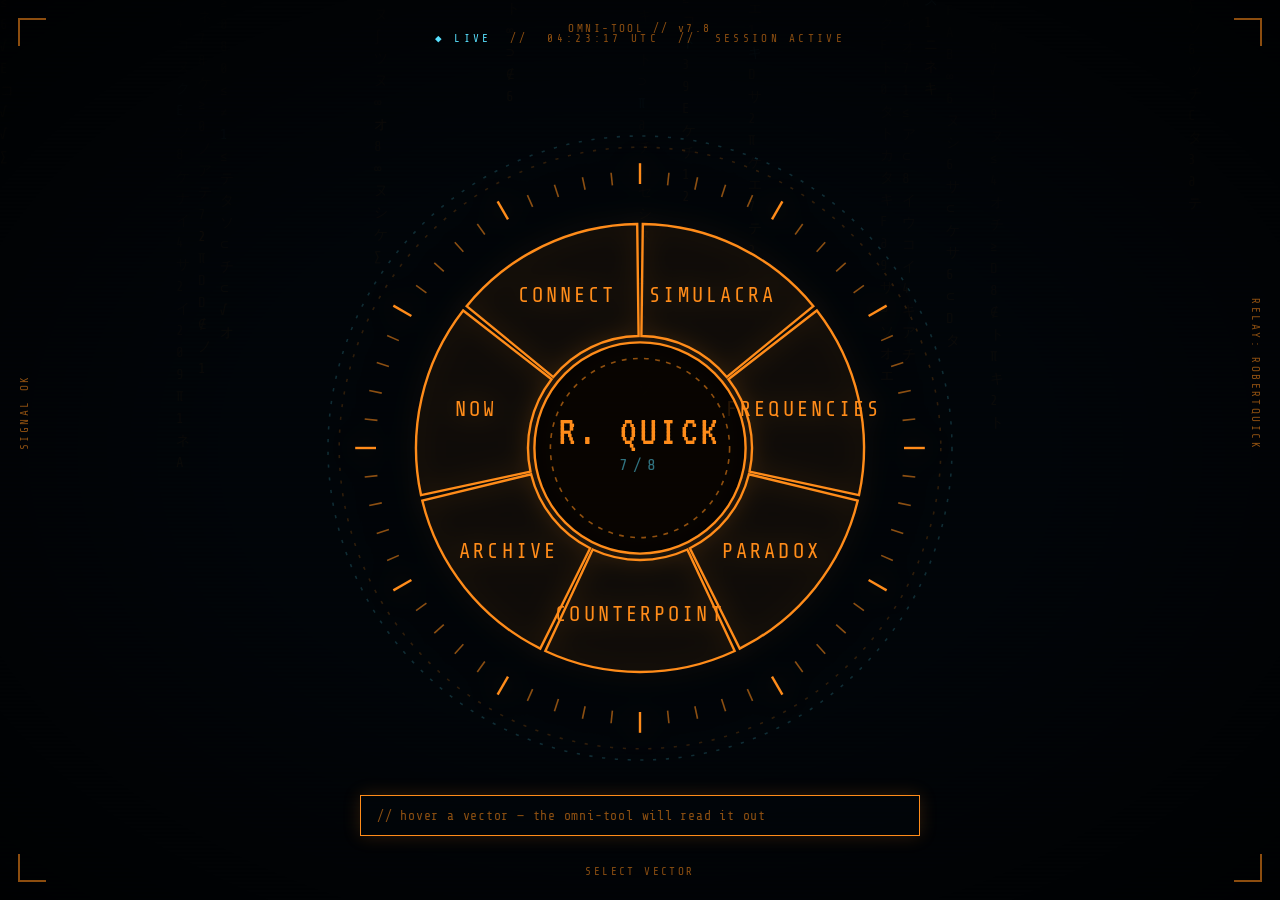
<file: mockups/concept3-omnitool.html>
<!DOCTYPE html>
<html lang="en">
<head>
<meta charset="UTF-8" />
<meta name="viewport" content="width=device-width, initial-scale=1.0" />
<title>robertquick.org // omni</title>
<link rel="preconnect" href="https://fonts.googleapis.com" />
<link rel="preconnect" href="https://fonts.gstatic.com" crossorigin />
<link href="https://fonts.googleapis.com/css2?family=Share+Tech+Mono&family=VT323&display=swap" rel="stylesheet" />
<style>
  :root {
    --bg: #02060a;
    --me-orange: #ff8c1a;
    --me-orange-dim: rgba(255,140,26,0.55);
    --me-orange-faint: rgba(255,140,26,0.18);
    --me-cyan: #58e1ff;
    --me-cyan-dim: rgba(88,225,255,0.5);
    --green-faint: rgba(0,255,65,0.20);
    --pink: #ff00aa;
  }
  * { box-sizing: border-box; margin: 0; padding: 0; }
  html, body {
    height: 100%;
    background: var(--bg);
    color: var(--me-orange);
    font-family: 'Share Tech Mono', monospace;
    overflow: hidden;
  }

  /* Background: dim matrix rain, very faint */
  #rain {
    position: fixed; inset: 0;
    z-index: 0;
    opacity: 0.08;
    pointer-events: none;
  }
  /* Soft scanlines */
  body::before {
    content: ""; position: fixed; inset: 0;
    background: repeating-linear-gradient(
      0deg,
      rgba(0,0,0,0) 0px,
      rgba(0,0,0,0) 2px,
      rgba(0,0,0,0.18) 3px,
      rgba(0,0,0,0) 4px
    );
    z-index: 1; pointer-events: none;
  }
  /* CRT vignette */
  body::after {
    content: ""; position: fixed; inset: 0;
    background: radial-gradient(ellipse at center, transparent 45%, rgba(0,0,0,0.7) 100%);
    z-index: 2; pointer-events: none;
  }

  /* HUD frame: corner brackets */
  .hud {
    position: fixed;
    inset: 18px;
    z-index: 3;
    pointer-events: none;
  }
  .hud .corner {
    position: absolute;
    width: 28px; height: 28px;
    border-color: var(--me-orange-dim);
    border-style: solid;
    border-width: 0;
  }
  .hud .corner.tl { top: 0; left: 0; border-top-width: 2px; border-left-width: 2px; }
  .hud .corner.tr { top: 0; right: 0; border-top-width: 2px; border-right-width: 2px; }
  .hud .corner.bl { bottom: 0; left: 0; border-bottom-width: 2px; border-left-width: 2px; }
  .hud .corner.br { bottom: 0; right: 0; border-bottom-width: 2px; border-right-width: 2px; }

  .hud-label {
    position: absolute;
    color: var(--me-orange-dim);
    font-size: 11px;
    letter-spacing: 0.22em;
  }
  .hud-label.top    { top: 4px; left: 50%; transform: translateX(-50%); }
  .hud-label.bottom { bottom: 4px; left: 50%; transform: translateX(-50%); }
  .hud-label.left   { top: 50%; left: 6px; transform: translateY(-50%) rotate(-90deg); transform-origin: left center; }
  .hud-label.right  { top: 50%; right: 6px; transform: translateY(-50%) rotate(90deg); transform-origin: right center; }

  /* Header bar */
  .topbar {
    position: fixed;
    top: 32px; left: 0; right: 0;
    text-align: center;
    z-index: 4;
    color: var(--me-orange-dim);
    font-size: 11px;
    letter-spacing: 0.3em;
  }
  .topbar .live {
    color: var(--me-cyan);
  }
  .topbar .live::before {
    content: "◆ "; color: var(--me-cyan);
  }

  /* Center stage */
  main {
    position: relative;
    z-index: 3;
    height: 100%;
    display: flex;
    align-items: center;
    justify-content: center;
  }

  /* The ring */
  .ring-wrap {
    position: relative;
    width: min(82vmin, 640px);
    aspect-ratio: 1 / 1;
  }
  .ring-svg {
    width: 100%; height: 100%;
    overflow: visible;
    filter: drop-shadow(0 0 12px rgba(255,140,26,0.25));
  }
  .seg {
    fill: rgba(255,140,26,0.05);
    stroke: var(--me-orange);
    stroke-width: 1.5;
    cursor: pointer;
    transition: fill 0.18s ease, stroke 0.18s ease;
  }
  .seg:hover {
    fill: rgba(255,140,26,0.22);
    stroke: var(--me-cyan);
    filter: drop-shadow(0 0 8px rgba(88,225,255,0.6));
  }
  .seg-label {
    fill: var(--me-orange);
    font-family: 'Share Tech Mono', monospace;
    font-size: 13px;
    letter-spacing: 0.15em;
    pointer-events: none;
    text-anchor: middle;
    dominant-baseline: middle;
  }
  .seg:hover + .seg-label { fill: var(--me-cyan); }

  /* Outer tick marks */
  .tick { stroke: var(--me-orange-dim); stroke-width: 1; }
  .tick.major { stroke: var(--me-orange); stroke-width: 1.5; }

  /* Center hub */
  .hub-bg { fill: rgba(0,0,0,0.85); stroke: var(--me-orange); stroke-width: 1.5; }
  .hub-inner { fill: none; stroke: var(--me-orange-dim); stroke-width: 1; stroke-dasharray: 3 4; }
  .hub-name {
    fill: var(--me-orange);
    font-family: 'VT323', monospace;
    font-size: 26px;
    letter-spacing: 0.08em;
    text-anchor: middle;
    dominant-baseline: middle;
  }
  .hub-sub {
    fill: var(--me-cyan-dim);
    font-family: 'Share Tech Mono', monospace;
    font-size: 10px;
    letter-spacing: 0.32em;
    text-anchor: middle;
  }

  /* Spinning ring overlays */
  .ring-rotating {
    transform-origin: 50% 50%;
    animation: rot 32s linear infinite;
    fill: none;
    stroke: var(--me-orange-faint);
    stroke-dasharray: 2 6;
  }
  .ring-rotating.rev {
    animation: rotrev 48s linear infinite;
    stroke: rgba(88,225,255,0.18);
  }
  @keyframes rot { to { transform: rotate(360deg); } }
  @keyframes rotrev { to { transform: rotate(-360deg); } }

  /* Readout panel — appears on hover */
  .readout {
    position: fixed;
    left: 50%;
    bottom: 64px;
    transform: translateX(-50%);
    z-index: 5;
    width: min(560px, 88vw);
    border: 1px solid var(--me-orange);
    background: rgba(2,6,10,0.85);
    color: var(--me-orange);
    padding: 0.6rem 1rem;
    font-size: 13px;
    letter-spacing: 0.06em;
    line-height: 1.5;
    opacity: 0;
    transition: opacity 0.15s ease;
    box-shadow: 0 0 18px rgba(255,140,26,0.18);
  }
  .readout.show { opacity: 1; }
  .readout .key { color: var(--me-cyan); margin-right: 0.5em; }
  .readout .empty { color: var(--me-orange-dim); }

  /* Cursor blink */
  .cursor {
    display: inline-block;
    width: 0.55em;
    height: 1.05em;
    background: var(--me-orange);
    vertical-align: -2px;
    margin-left: 2px;
    box-shadow: 0 0 8px rgba(255,140,26,0.7);
    animation: blink 1.05s steps(2,start) infinite;
  }
  @keyframes blink { to { background: transparent; box-shadow: none; } }
</style>
</head>
<body>
<canvas id="rain"></canvas>

<div class="hud">
  <span class="corner tl"></span>
  <span class="corner tr"></span>
  <span class="corner bl"></span>
  <span class="corner br"></span>
  <span class="hud-label top">OMNI-TOOL // v7.8</span>
  <span class="hud-label bottom">SELECT VECTOR</span>
  <span class="hud-label left">SIGNAL OK</span>
  <span class="hud-label right">RELAY: ROBERTQUICK</span>
</div>

<div class="topbar"><span class="live">LIVE</span> &nbsp;//&nbsp; <span id="clock">--:--:--</span> UTC &nbsp;//&nbsp; SESSION ACTIVE</div>

<main>
  <div class="ring-wrap">
    <svg class="ring-svg" viewBox="-200 -200 400 400" id="ring"></svg>
  </div>
</main>

<div class="readout" id="readout">
  <span class="empty">// hover a vector — the omni-tool will read it out</span>
</div>

<script>
  // Vector definitions: 7 segments around the ring
  const vectors = [
    { id: 'simulacra',    label: 'SIMULACRA',    desc: 'frameworks under stress',          status: 'ACTIVE'   },
    { id: 'frequencies',  label: 'FREQUENCIES',  desc: 'domains of inquiry',               status: 'ACTIVE'   },
    { id: 'paradox',      label: 'PARADOX',      desc: 'load-bearing contradictions',      status: 'OPEN'     },
    { id: 'counterpoint', label: 'COUNTERPOINT', desc: 'music as critique',                status: 'TUNED'    },
    { id: 'archive',      label: 'ARCHIVE',      desc: 'annotated reading',                status: 'INDEXED'  },
    { id: 'now',          label: 'NOW',          desc: 'current state',                    status: 'STREAMING'},
    { id: 'connect',      label: 'CONNECT',      desc: 'open channels',                    status: 'LISTEN'   },
  ];

  const ring = document.getElementById('ring');
  const readout = document.getElementById('readout');
  const N = vectors.length;
  const innerR = 70;   // hub radius
  const midR   = 140;  // segment outer
  const labelR = 105;  // label radius
  const startAngle = -Math.PI / 2; // top
  const sweep = (2 * Math.PI) / N;
  const gap = 0.025; // radians of gap between segments

  // Build segments
  vectors.forEach((v, i) => {
    const a0 = startAngle + i * sweep + gap/2;
    const a1 = startAngle + (i+1) * sweep - gap/2;
    const x0 = innerR * Math.cos(a0), y0 = innerR * Math.sin(a0);
    const x1 = midR   * Math.cos(a0), y1 = midR   * Math.sin(a0);
    const x2 = midR   * Math.cos(a1), y2 = midR   * Math.sin(a1);
    const x3 = innerR * Math.cos(a1), y3 = innerR * Math.sin(a1);
    const large = (a1 - a0) > Math.PI ? 1 : 0;

    const d = `M ${x0} ${y0} L ${x1} ${y1} A ${midR} ${midR} 0 ${large} 1 ${x2} ${y2} L ${x3} ${y3} A ${innerR} ${innerR} 0 ${large} 0 ${x0} ${y0} Z`;

    const path = document.createElementNS('http://www.w3.org/2000/svg', 'path');
    path.setAttribute('d', d);
    path.setAttribute('class', 'seg');
    path.setAttribute('data-id', v.id);
    path.addEventListener('click', () => { window.location.href = '/' + v.id; });
    path.addEventListener('mouseenter', () => showReadout(v));
    path.addEventListener('mouseleave', clearReadout);
    ring.appendChild(path);

    const am = (a0 + a1) / 2;
    const lx = labelR * Math.cos(am);
    const ly = labelR * Math.sin(am);
    const text = document.createElementNS('http://www.w3.org/2000/svg', 'text');
    text.setAttribute('x', lx);
    text.setAttribute('y', ly);
    text.setAttribute('class', 'seg-label');
    text.textContent = v.label;
    ring.appendChild(text);
  });

  // Tick marks around outside
  for (let i = 0; i < 60; i++) {
    const a = (i / 60) * 2 * Math.PI;
    const major = i % 5 === 0;
    const r0 = 165, r1 = major ? 178 : 173;
    const x0 = r0 * Math.cos(a), y0 = r0 * Math.sin(a);
    const x1 = r1 * Math.cos(a), y1 = r1 * Math.sin(a);
    const line = document.createElementNS('http://www.w3.org/2000/svg', 'line');
    line.setAttribute('x1', x0); line.setAttribute('y1', y0);
    line.setAttribute('x2', x1); line.setAttribute('y2', y1);
    line.setAttribute('class', 'tick' + (major ? ' major' : ''));
    ring.appendChild(line);
  }

  // Outer rotating dashed rings
  const r1 = document.createElementNS('http://www.w3.org/2000/svg', 'circle');
  r1.setAttribute('cx', 0); r1.setAttribute('cy', 0); r1.setAttribute('r', 188);
  r1.setAttribute('class', 'ring-rotating');
  ring.appendChild(r1);

  const r2 = document.createElementNS('http://www.w3.org/2000/svg', 'circle');
  r2.setAttribute('cx', 0); r2.setAttribute('cy', 0); r2.setAttribute('r', 195);
  r2.setAttribute('class', 'ring-rotating rev');
  ring.appendChild(r2);

  // Hub
  const hub = document.createElementNS('http://www.w3.org/2000/svg', 'circle');
  hub.setAttribute('cx', 0); hub.setAttribute('cy', 0); hub.setAttribute('r', innerR - 4);
  hub.setAttribute('class', 'hub-bg');
  ring.appendChild(hub);

  const hubInner = document.createElementNS('http://www.w3.org/2000/svg', 'circle');
  hubInner.setAttribute('cx', 0); hubInner.setAttribute('cy', 0); hubInner.setAttribute('r', innerR - 14);
  hubInner.setAttribute('class', 'hub-inner');
  ring.appendChild(hubInner);

  const name = document.createElementNS('http://www.w3.org/2000/svg', 'text');
  name.setAttribute('x', 0); name.setAttribute('y', -8);
  name.setAttribute('class', 'hub-name');
  name.textContent = 'R. QUICK';
  ring.appendChild(name);

  const sub = document.createElementNS('http://www.w3.org/2000/svg', 'text');
  sub.setAttribute('x', 0); sub.setAttribute('y', 14);
  sub.setAttribute('class', 'hub-sub');
  sub.textContent = '7/8';
  ring.appendChild(sub);

  // Readout
  function showReadout(v) {
    readout.innerHTML =
      `<div><span class="key">VECTOR ▸</span>${v.label}</div>` +
      `<div><span class="key">SUMMARY ▸</span>${v.desc}</div>` +
      `<div><span class="key">STATUS  ▸</span>${v.status}</div>`;
    readout.classList.add('show');
  }
  function clearReadout() {
    readout.classList.remove('show');
    setTimeout(() => {
      if (!readout.classList.contains('show')) {
        readout.innerHTML = '<span class="empty">// hover a vector — the omni-tool will read it out</span>';
        readout.classList.add('show');
        setTimeout(() => { if (!readout.matches(':hover')) readout.classList.remove('show'); }, 0);
      }
    }, 180);
  }
  // initial idle state
  readout.classList.add('show');

  // Clock
  const clock = document.getElementById('clock');
  function tick() {
    const d = new Date();
    const p = (n) => n.toString().padStart(2, '0');
    clock.textContent = `${p(d.getUTCHours())}:${p(d.getUTCMinutes())}:${p(d.getUTCSeconds())}`;
  }
  tick(); setInterval(tick, 1000);

  // Keyboard: 1-7 selects, arrows rotate focus
  let focusIdx = 0;
  function focusSeg(i) {
    focusIdx = (i + N) % N;
    const segs = ring.querySelectorAll('.seg');
    segs.forEach((s, j) => s.style.fill = j === focusIdx ? 'rgba(255,140,26,0.22)' : '');
    showReadout(vectors[focusIdx]);
  }
  document.addEventListener('keydown', (e) => {
    if (e.key >= '1' && e.key <= '7') {
      const i = parseInt(e.key, 10) - 1;
      window.location.href = '/' + vectors[i].id;
    } else if (e.key === 'ArrowRight' || e.key === 'Tab') { e.preventDefault(); focusSeg(focusIdx + 1); }
      else if (e.key === 'ArrowLeft') { focusSeg(focusIdx - 1); }
      else if (e.key === 'Enter') { window.location.href = '/' + vectors[focusIdx].id; }
  });

  // Matrix rain
  (function() {
    const canvas = document.getElementById('rain');
    const ctx = canvas.getContext('2d');
    let W, H, cols, drops;
    const chars = 'アイウエオカキクケコサシスセソタチツテトナニヌネノ0123456789ABCDEF∂∫∑∏√∞≠≤≥∈∉⊂⊃';
    function init() {
      W = canvas.width = window.innerWidth;
      H = canvas.height = window.innerHeight;
      cols = Math.floor(W / 22);
      drops = Array.from({length: cols}, () => Math.random() * -80);
    }
    function draw() {
      ctx.fillStyle = 'rgba(2,6,10,0.07)';
      ctx.fillRect(0, 0, W, H);
      ctx.font = '14px "Share Tech Mono", monospace';
      for (let i = 0; i < cols; i++) {
        const ch = chars[Math.floor(Math.random() * chars.length)];
        const x = i * 22;
        const y = drops[i] * 22;
        if (Math.random() < 0.02)       ctx.fillStyle = '#ff8c1a';
        else if (Math.random() < 0.04)  ctx.fillStyle = 'rgba(88,225,255,0.7)';
        else                            ctx.fillStyle = 'rgba(255,140,26,0.5)';
        ctx.fillText(ch, x, y);
        if (y > H && Math.random() > 0.975) drops[i] = 0;
        drops[i]++;
      }
      requestAnimationFrame(draw);
    }
    init(); draw();
    window.addEventListener('resize', init);
  })();
</script>
</body>
</html>
</file>
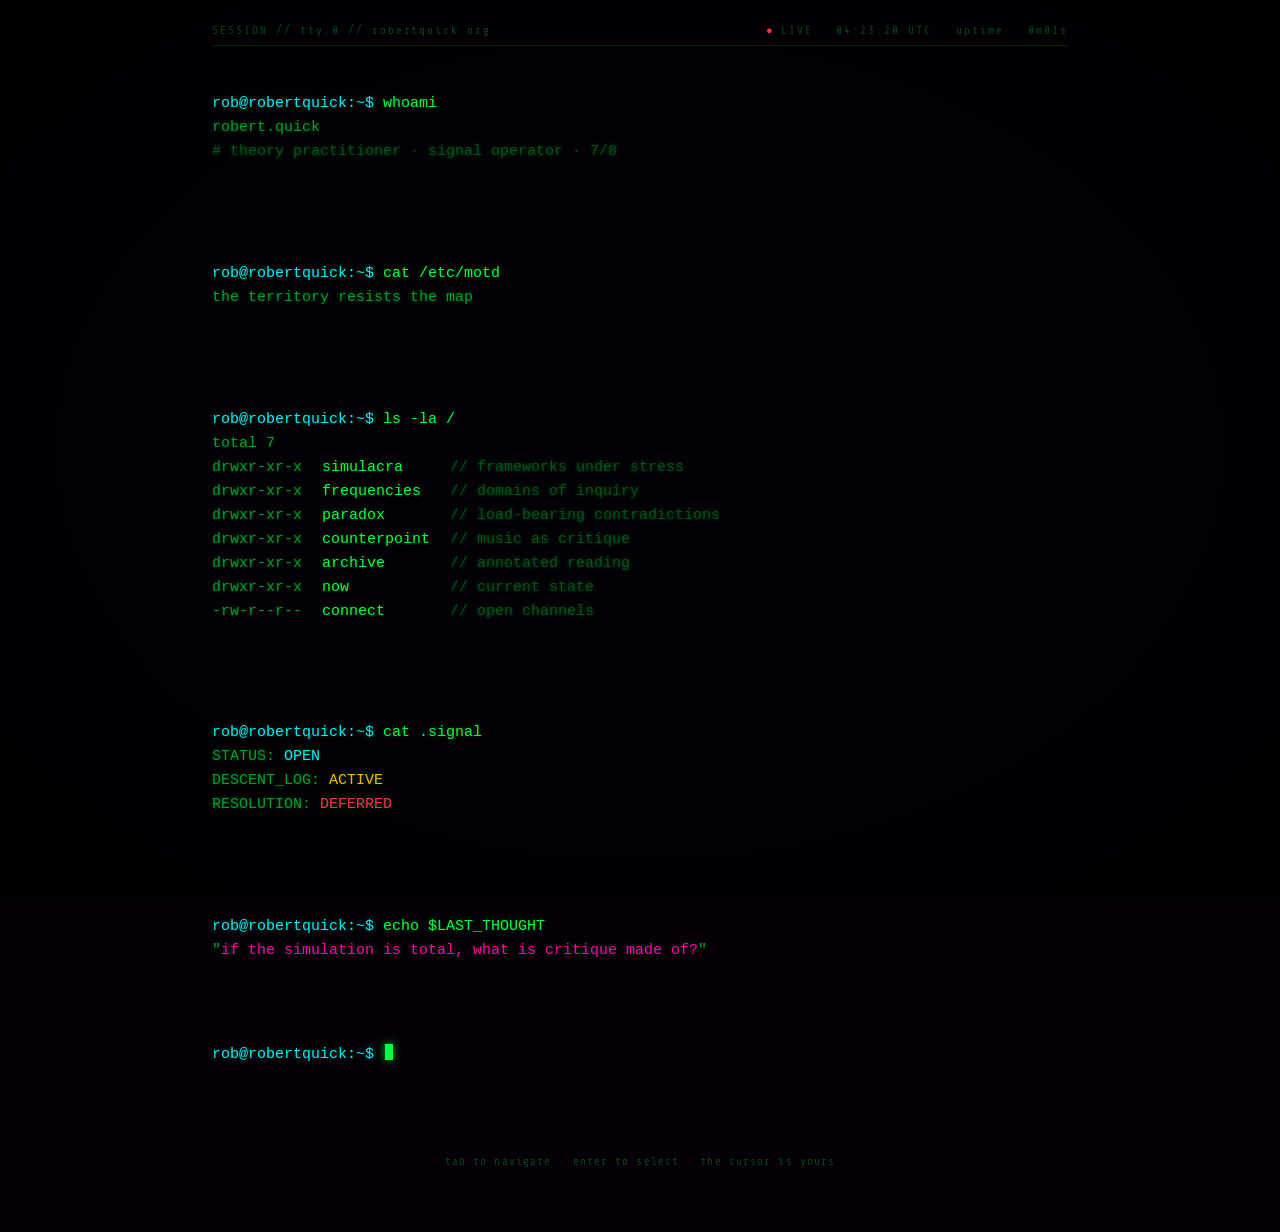
<file: mockups/concept3.html>
<!DOCTYPE html>
<html lang="en">
<head>
<meta charset="UTF-8" />
<meta name="viewport" content="width=device-width, initial-scale=1.0" />
<title>robertquick.org // session</title>
<link rel="preconnect" href="https://fonts.googleapis.com" />
<link rel="preconnect" href="https://fonts.gstatic.com" crossorigin />
<link href="https://fonts.googleapis.com/css2?family=Share+Tech+Mono&family=VT323&display=swap" rel="stylesheet" />
<style>
  :root {
    --bg: #050008;
    --green: #00ff41;
    --green-dim: rgba(0,255,65,0.6);
    --green-faint: rgba(0,255,65,0.28);
    --cyan: #00eeff;
    --pink: #ff00aa;
    --amber: #ffb000;
    --red: #ff2e4d;
  }
  * { box-sizing: border-box; margin: 0; padding: 0; }
  html, body {
    min-height: 100%;
    background: var(--bg);
    color: var(--green);
    font-family: 'Share Tech Mono', monospace;
  }
  body { overflow-x: hidden; }
  /* Matrix rain — very low, this concept is busier */
  #rain {
    position: fixed; inset: 0;
    z-index: 0;
    opacity: 0.10;
    pointer-events: none;
  }
  /* Scanlines */
  body::before {
    content: ""; position: fixed; inset: 0;
    background: repeating-linear-gradient(
      0deg,
      rgba(0,0,0,0) 0px,
      rgba(0,0,0,0) 2px,
      rgba(0,0,0,0.22) 3px,
      rgba(0,0,0,0) 4px
    );
    z-index: 1; pointer-events: none;
  }
  /* CRT vignette */
  body::after {
    content: ""; position: fixed; inset: 0;
    background: radial-gradient(ellipse at center, transparent 55%, rgba(0,0,0,0.7) 100%);
    z-index: 2; pointer-events: none;
  }

  main {
    position: relative;
    z-index: 3;
    padding: 1.5rem 2rem 4rem;
    max-width: 920px;
    margin: 0 auto;
  }

  .titlebar {
    display: flex;
    justify-content: space-between;
    color: var(--green-faint);
    font-size: 11px;
    letter-spacing: 0.18em;
    border-bottom: 1px solid rgba(0,255,65,0.15);
    padding-bottom: 0.5rem;
    margin-bottom: 1.4rem;
  }
  .titlebar .right span { margin-left: 1rem; }
  .titlebar .live::before {
    content: "●";
    color: var(--red);
    margin-right: 6px;
    animation: pulse 1.4s infinite;
  }
  @keyframes pulse { 50% { opacity: 0.3; } }

  .console {
    font-size: clamp(13px, 1.35vw, 15px);
    line-height: 1.6;
    text-shadow: 0 0 5px rgba(0,255,65,0.3);
  }
  .console .cmd { color: var(--green); }
  .console .cmd::before {
    content: "rob@robertquick:~$ ";
    color: var(--cyan);
  }
  .console .out { color: var(--green-dim); white-space: pre; }
  .console .comment { color: var(--green-faint); }
  .console .ok { color: var(--cyan); }
  .console .warn { color: var(--amber); }
  .console .err { color: var(--red); }
  .console .hl { color: var(--pink); }
  .block { margin: 0.6rem 0 1rem; }

  /* ls -la directory listing */
  .ls a {
    color: var(--green);
    text-decoration: none;
    display: inline-block;
    padding: 0 2px;
    transition: all 0.1s ease;
  }
  .ls a:hover {
    color: var(--pink);
    background: rgba(255,0,170,0.08);
    text-shadow:
      1.5px 0 0 rgba(0,238,255,0.7),
     -1.5px 0 0 rgba(255,0,170,0.7);
    animation: glitch 0.32s linear;
  }
  @keyframes glitch {
    0%   { transform: translate(0,0); }
    20%  { transform: translate(-1px, 0.5px); }
    40%  { transform: translate(1px, -0.5px); }
    60%  { transform: translate(-0.5px, 0); }
    80%  { transform: translate(0.5px, 0); }
    100% { transform: translate(0,0); }
  }

  .prompt-active {
    color: var(--green);
    margin-top: 1rem;
  }
  .prompt-active::before {
    content: "rob@robertquick:~$ ";
    color: var(--cyan);
  }
  .cursor {
    display: inline-block;
    width: 0.55em;
    height: 1.05em;
    background: var(--green);
    vertical-align: -2px;
    margin-left: 2px;
    box-shadow: 0 0 8px rgba(0,255,65,0.7);
    animation: blink 1.05s steps(2,start) infinite;
  }
  @keyframes blink { to { background: transparent; box-shadow: none; } }

  .tip {
    color: var(--green-faint);
    font-size: 11px;
    letter-spacing: 0.1em;
    margin-top: 2.5rem;
    text-align: center;
  }

  /* Occasional chromatic glitch on hover of any link */
  a:focus-visible { outline: 1px dashed var(--cyan); outline-offset: 3px; }
</style>
</head>
<body>
<canvas id="rain"></canvas>

<main>
  <div class="titlebar">
    <div class="left">SESSION // tty.0 // robertquick.org</div>
    <div class="right">
      <span class="live">LIVE</span>
      <span id="clock">--:--:-- UTC</span>
      <span>uptime <span id="uptime">--</span></span>
    </div>
  </div>

  <pre class="console" id="console">
<div class="block">
<span class="cmd">whoami</span>
<span class="out">robert.quick</span>
<span class="out comment"># theory practitioner · signal operator · 7/8</span>
</div>

<div class="block">
<span class="cmd">cat /etc/motd</span>
<span class="out">the territory resists the map</span>
</div>

<div class="block ls">
<span class="cmd">ls -la /</span>
<span class="out">total 7</span>
<span class="out">drwxr-xr-x  <a href="/simulacra">simulacra</a><span class="comment">     // frameworks under stress</span></span>
<span class="out">drwxr-xr-x  <a href="/frequencies">frequencies</a><span class="comment">   // domains of inquiry</span></span>
<span class="out">drwxr-xr-x  <a href="/paradox">paradox</a><span class="comment">       // load-bearing contradictions</span></span>
<span class="out">drwxr-xr-x  <a href="/counterpoint">counterpoint</a><span class="comment">  // music as critique</span></span>
<span class="out">drwxr-xr-x  <a href="/archive">archive</a><span class="comment">       // annotated reading</span></span>
<span class="out">drwxr-xr-x  <a href="/now">now</a><span class="comment">           // current state</span></span>
<span class="out">-rw-r--r--  <a href="/connect">connect</a><span class="comment">       // open channels</span></span>
</div>

<div class="block">
<span class="cmd">cat .signal</span>
<span class="out">STATUS: <span class="ok">OPEN</span></span>
<span class="out">DESCENT_LOG: <span class="warn">ACTIVE</span></span>
<span class="out">RESOLUTION: <span class="err">DEFERRED</span></span>
</div>

<div class="block">
<span class="cmd">echo $LAST_THOUGHT</span>
<span class="out">"<span class="hl">if the simulation is total, what is critique made of?</span>"</span>
</div>

<div class="prompt-active"><span class="cursor"></span></div>
  </pre>

  <div class="tip">tab to navigate · enter to select · the cursor is yours</div>
</main>

<script>
  // Live clock
  const clock = document.getElementById('clock');
  const uptime = document.getElementById('uptime');
  const start = Date.now();
  function pad(n) { return n.toString().padStart(2, '0'); }
  function tick() {
    const d = new Date();
    clock.textContent = `${pad(d.getUTCHours())}:${pad(d.getUTCMinutes())}:${pad(d.getUTCSeconds())} UTC`;
    const s = Math.floor((Date.now() - start) / 1000);
    uptime.textContent = `${Math.floor(s/60)}m${pad(s%60)}s`;
  }
  tick(); setInterval(tick, 1000);

  // Tab/enter navigation across links
  const links = Array.from(document.querySelectorAll('a'));
  let idx = -1;
  document.addEventListener('keydown', (e) => {
    if (e.key === 'Tab') {
      e.preventDefault();
      idx = (idx + (e.shiftKey ? -1 : 1) + links.length) % links.length;
      links[idx].focus();
    } else if (e.key === 'Enter' && document.activeElement.tagName === 'A') {
      // default behavior
    }
  });

  // Matrix rain
  (function() {
    const canvas = document.getElementById('rain');
    const ctx = canvas.getContext('2d');
    let W, H, cols, drops;
    const chars = 'アイウエオカキクケコサシスセソタチツテトナニヌネノ0123456789ABCDEF∂∫∑∏√∞≠≤≥∈∉⊂⊃';
    function init() {
      W = canvas.width = window.innerWidth;
      H = canvas.height = window.innerHeight;
      cols = Math.floor(W / 22);
      drops = Array.from({length: cols}, () => Math.random() * -80);
    }
    function draw() {
      ctx.fillStyle = 'rgba(5,0,8,0.07)';
      ctx.fillRect(0, 0, W, H);
      ctx.font = '14px "Share Tech Mono", monospace';
      for (let i = 0; i < cols; i++) {
        const ch = chars[Math.floor(Math.random() * chars.length)];
        const x = i * 22;
        const y = drops[i] * 22;
        if (Math.random() < 0.02)       ctx.fillStyle = '#ff00aa';
        else if (Math.random() < 0.035) ctx.fillStyle = 'rgba(0,238,255,0.8)';
        else                            ctx.fillStyle = 'rgba(0,255,65,0.7)';
        ctx.fillText(ch, x, y);
        if (y > H && Math.random() > 0.975) drops[i] = 0;
        drops[i]++;
      }
      requestAnimationFrame(draw);
    }
    init(); draw();
    window.addEventListener('resize', init);
  })();
</script>
</body>
</html>
</file>
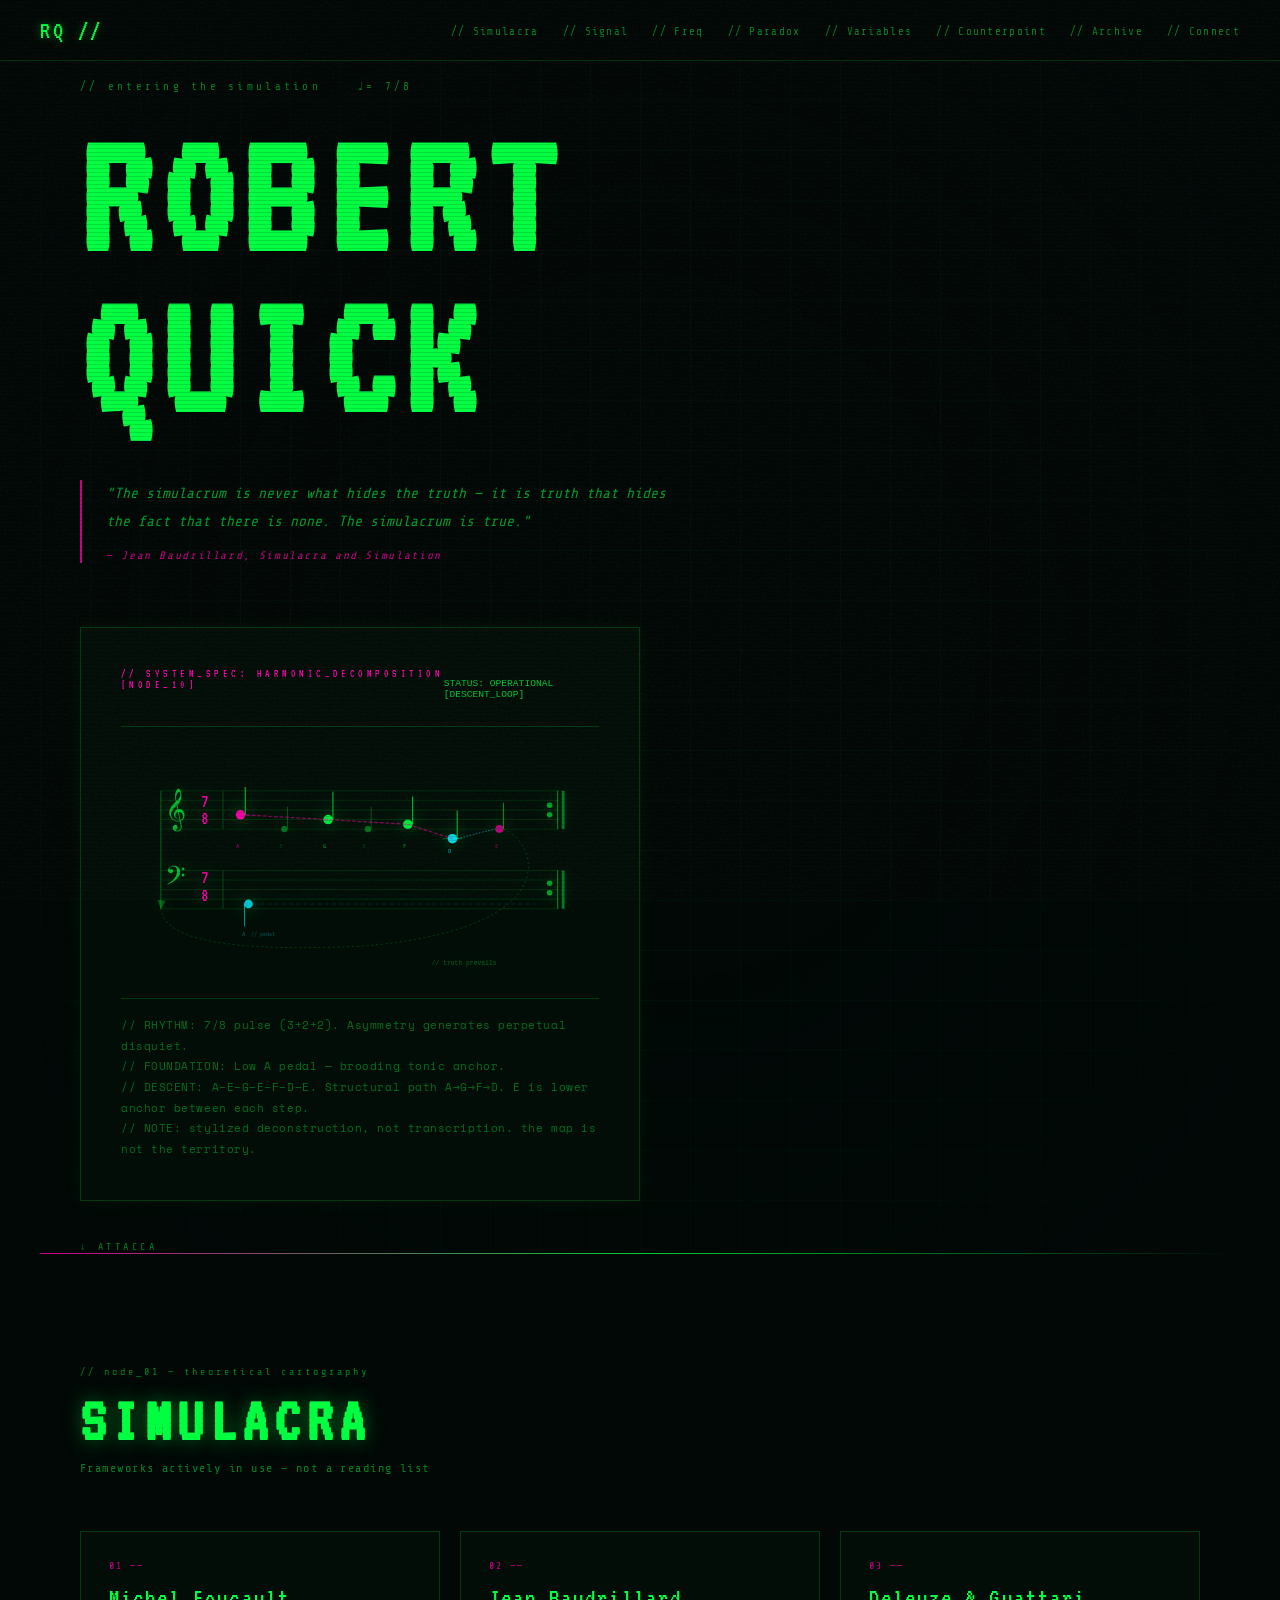
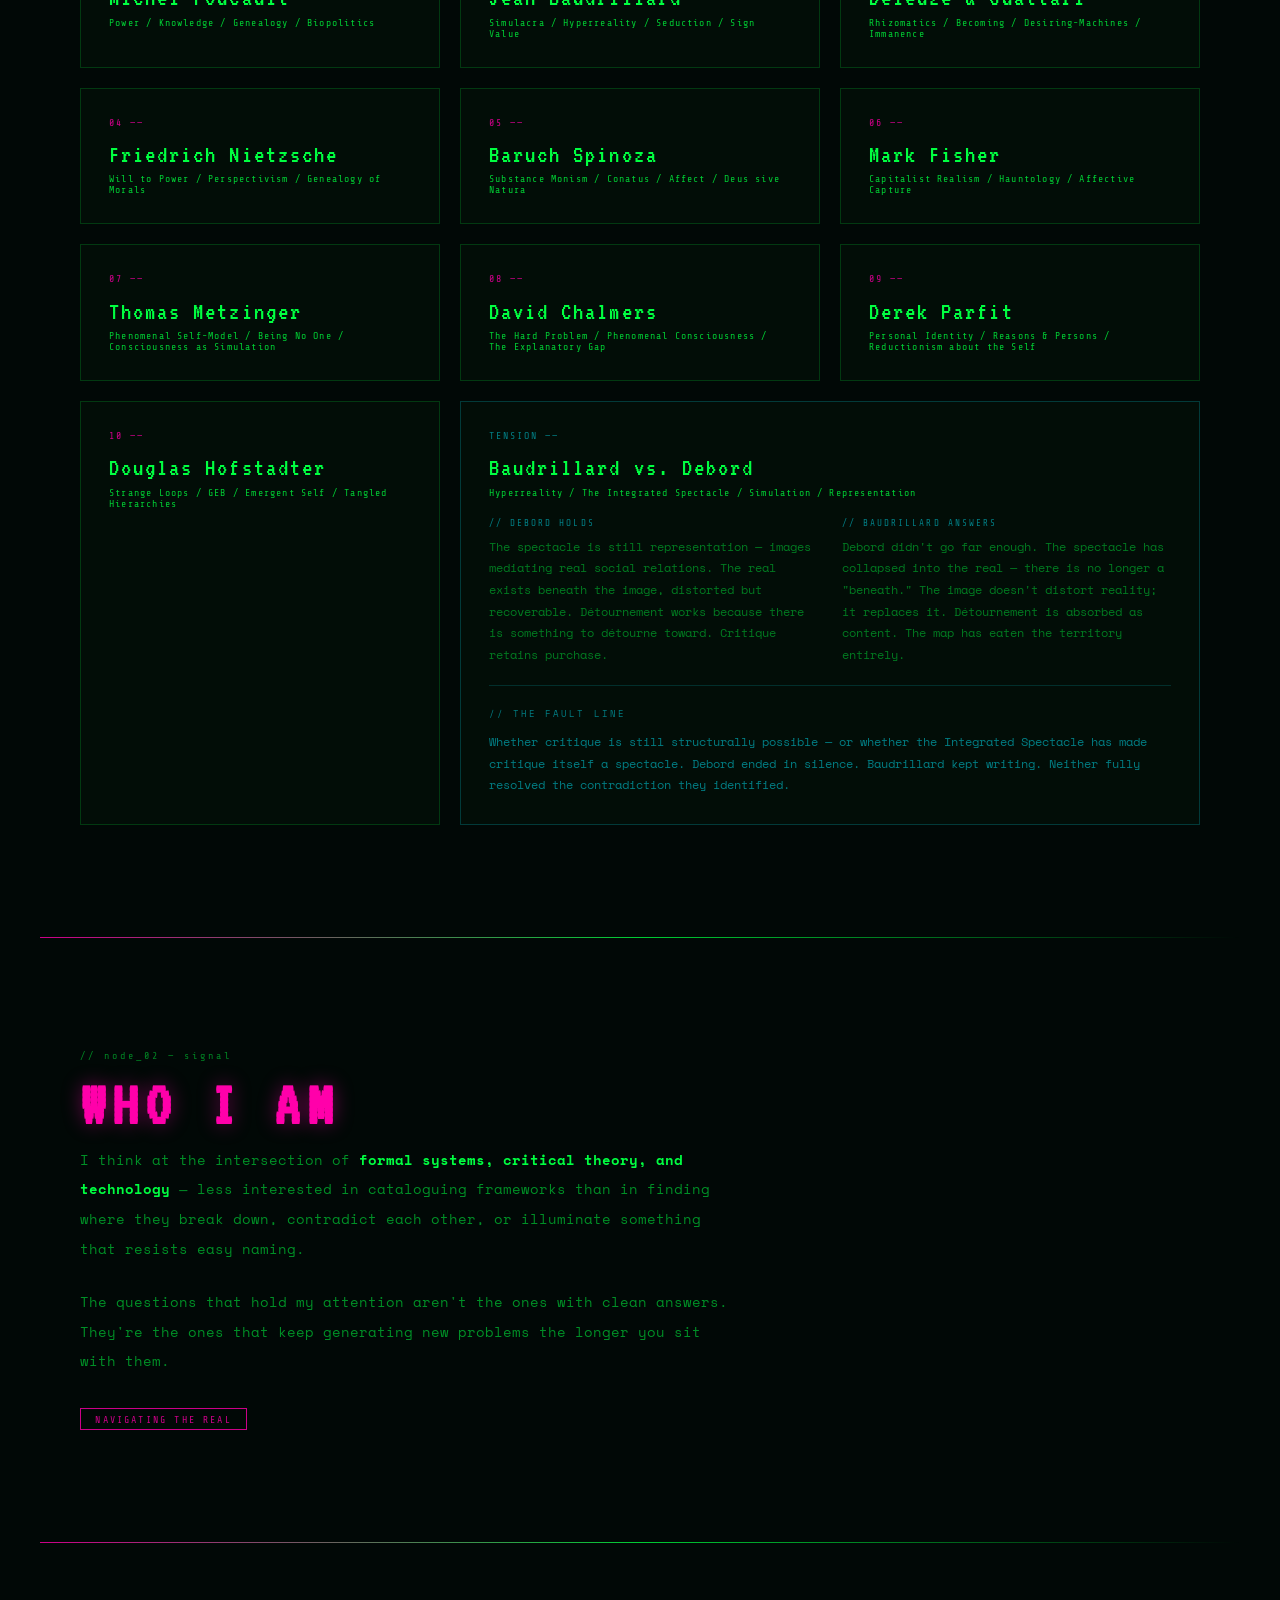
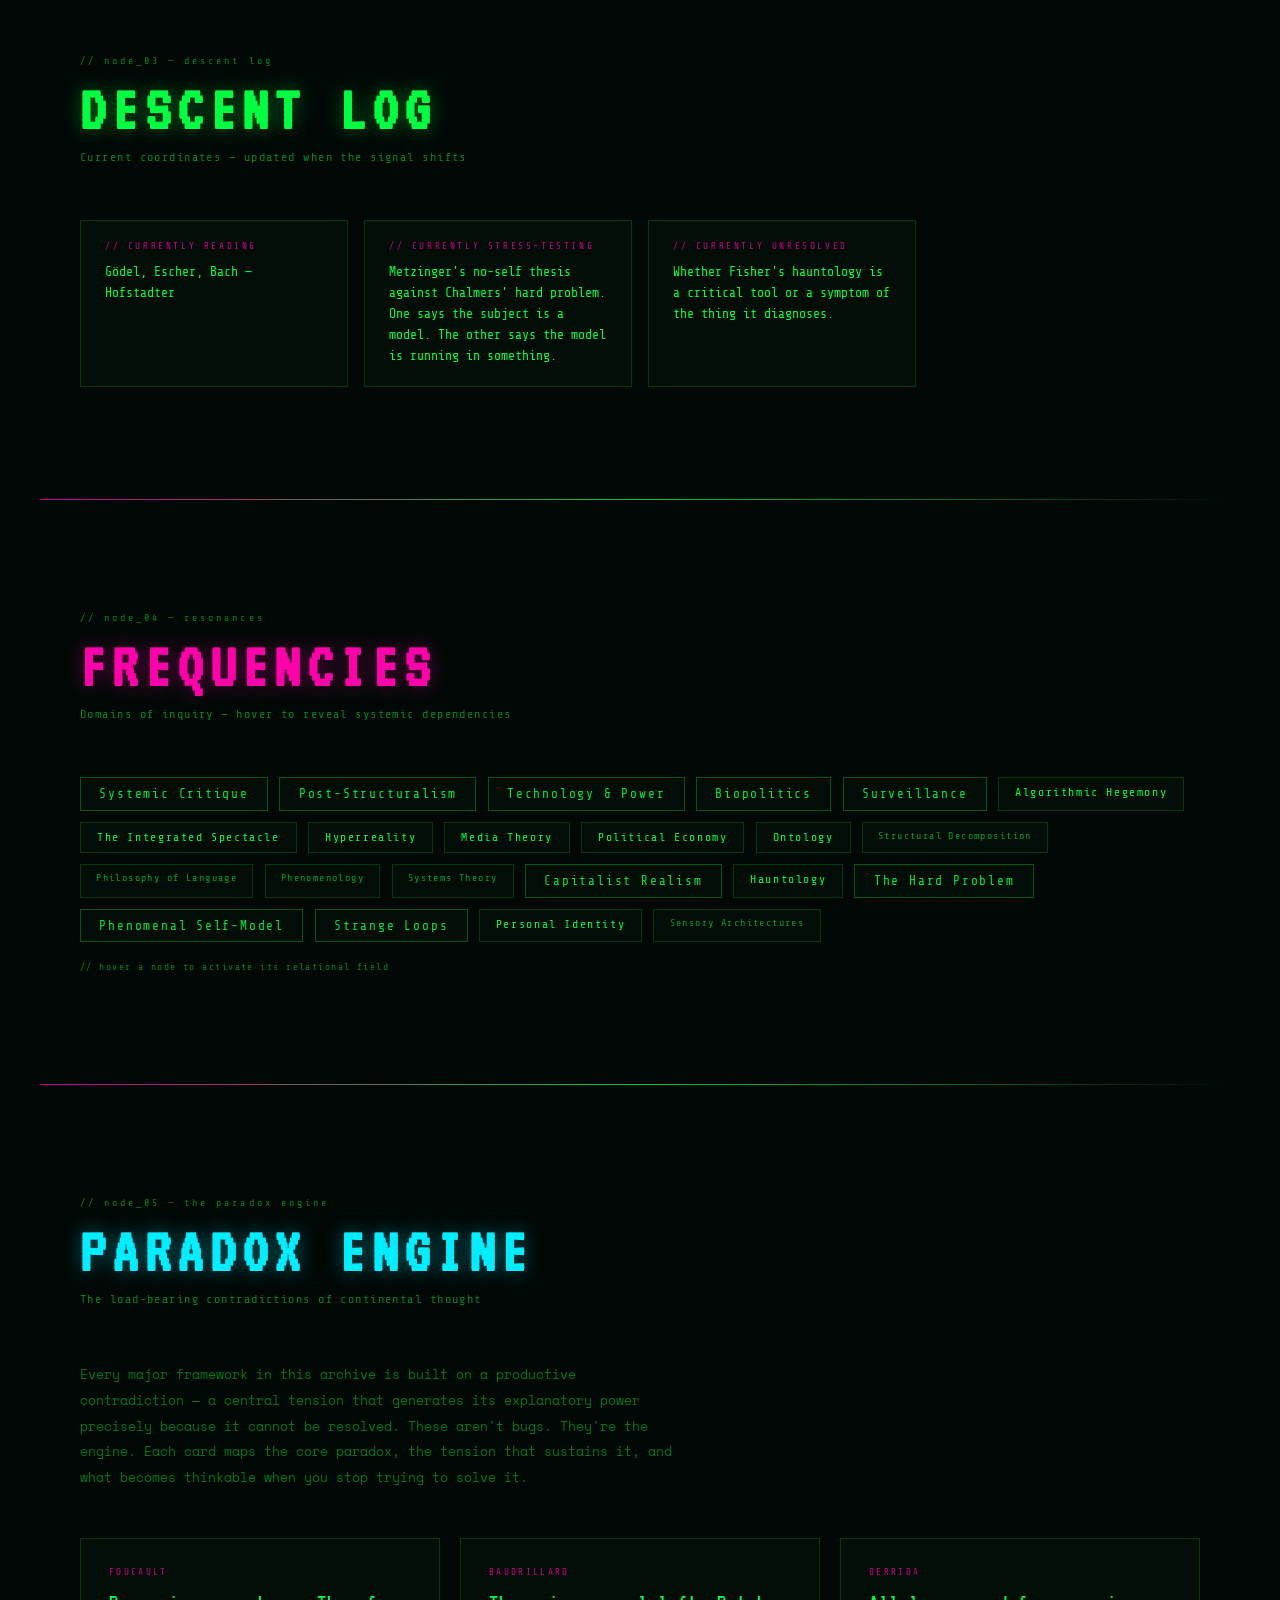
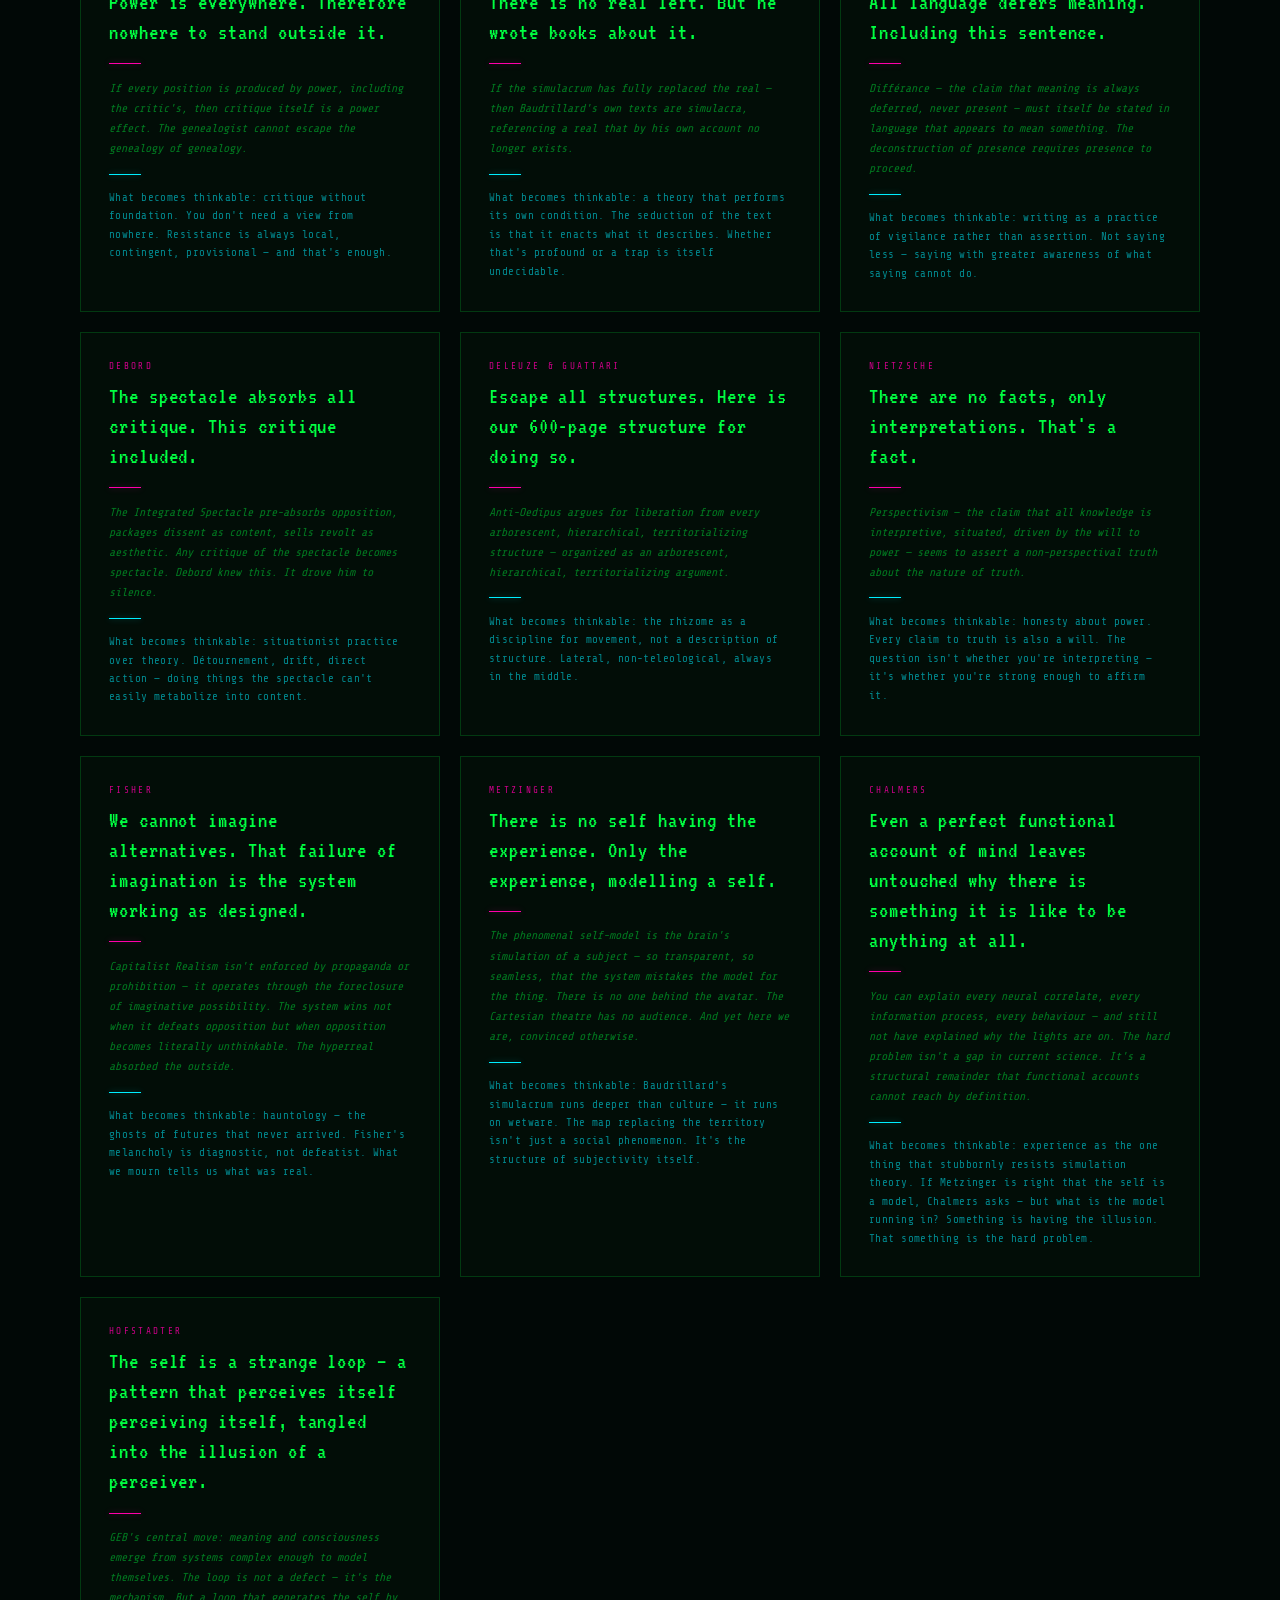
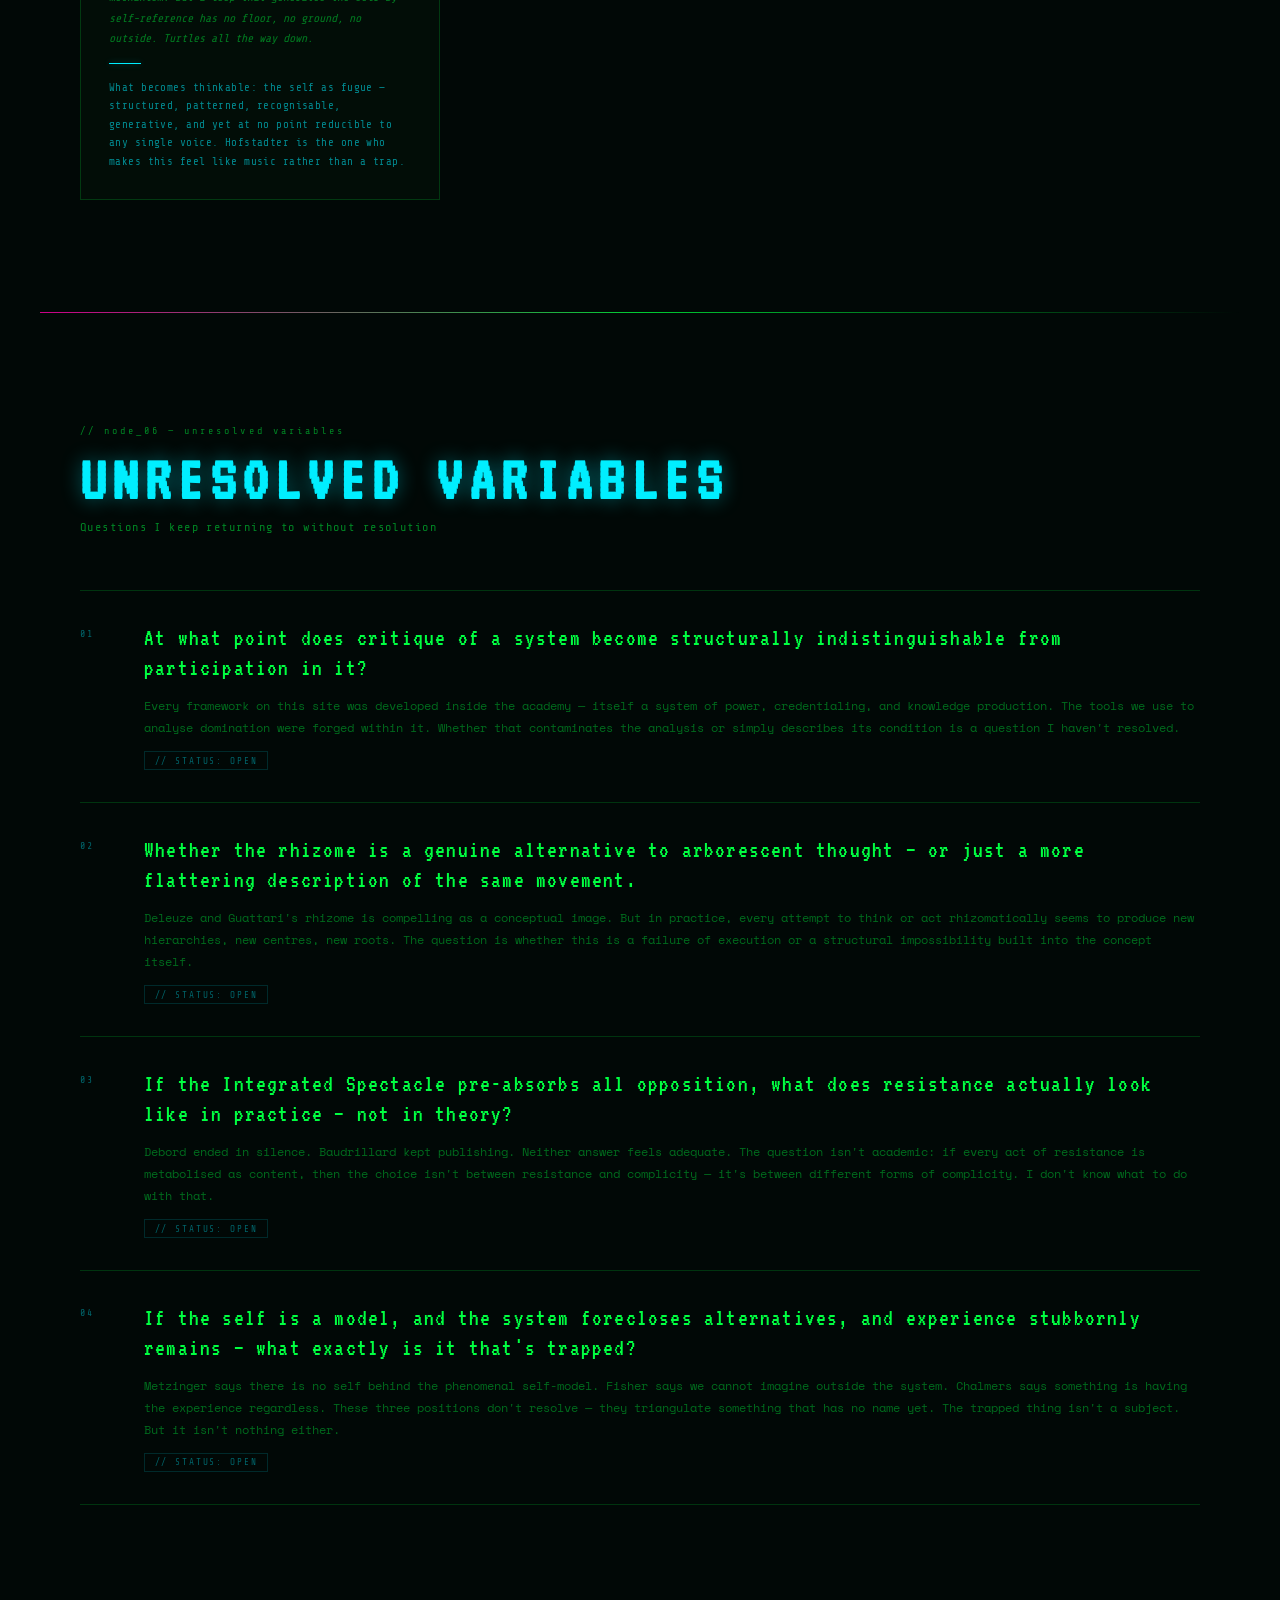
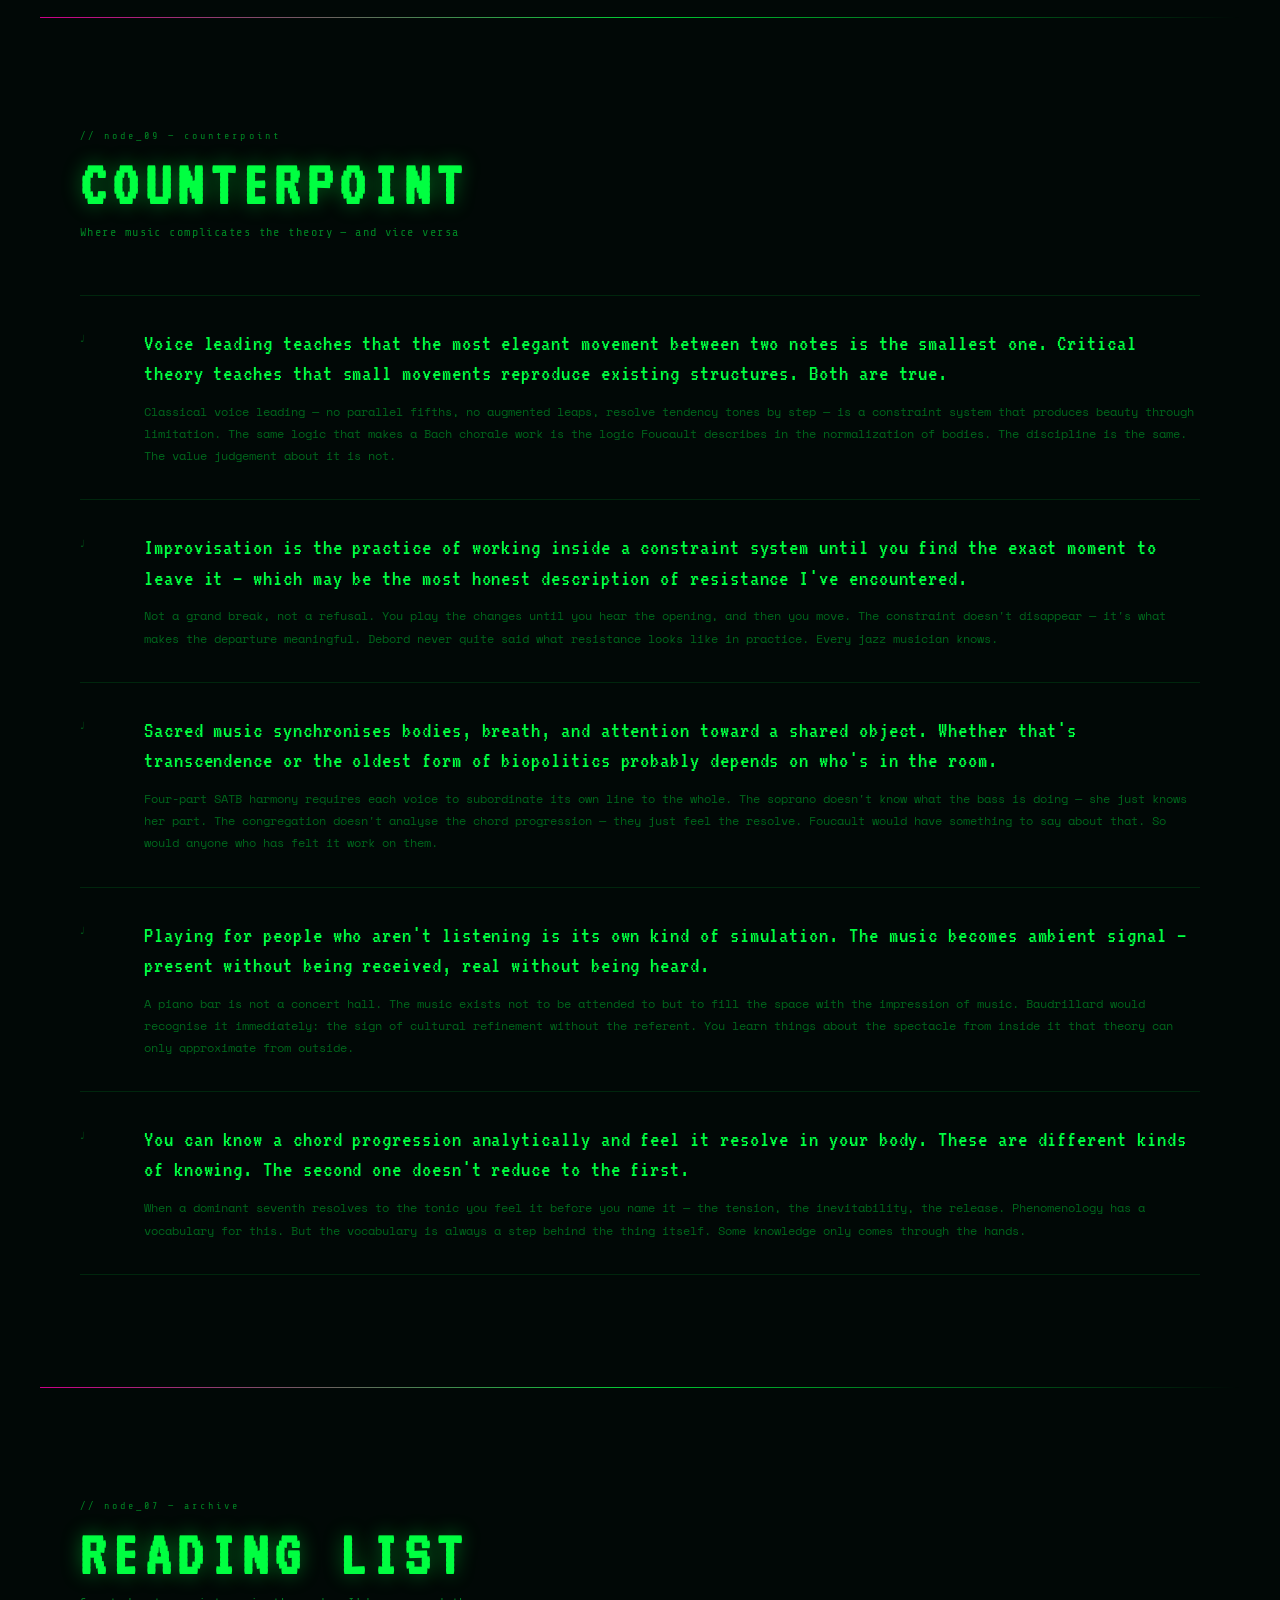
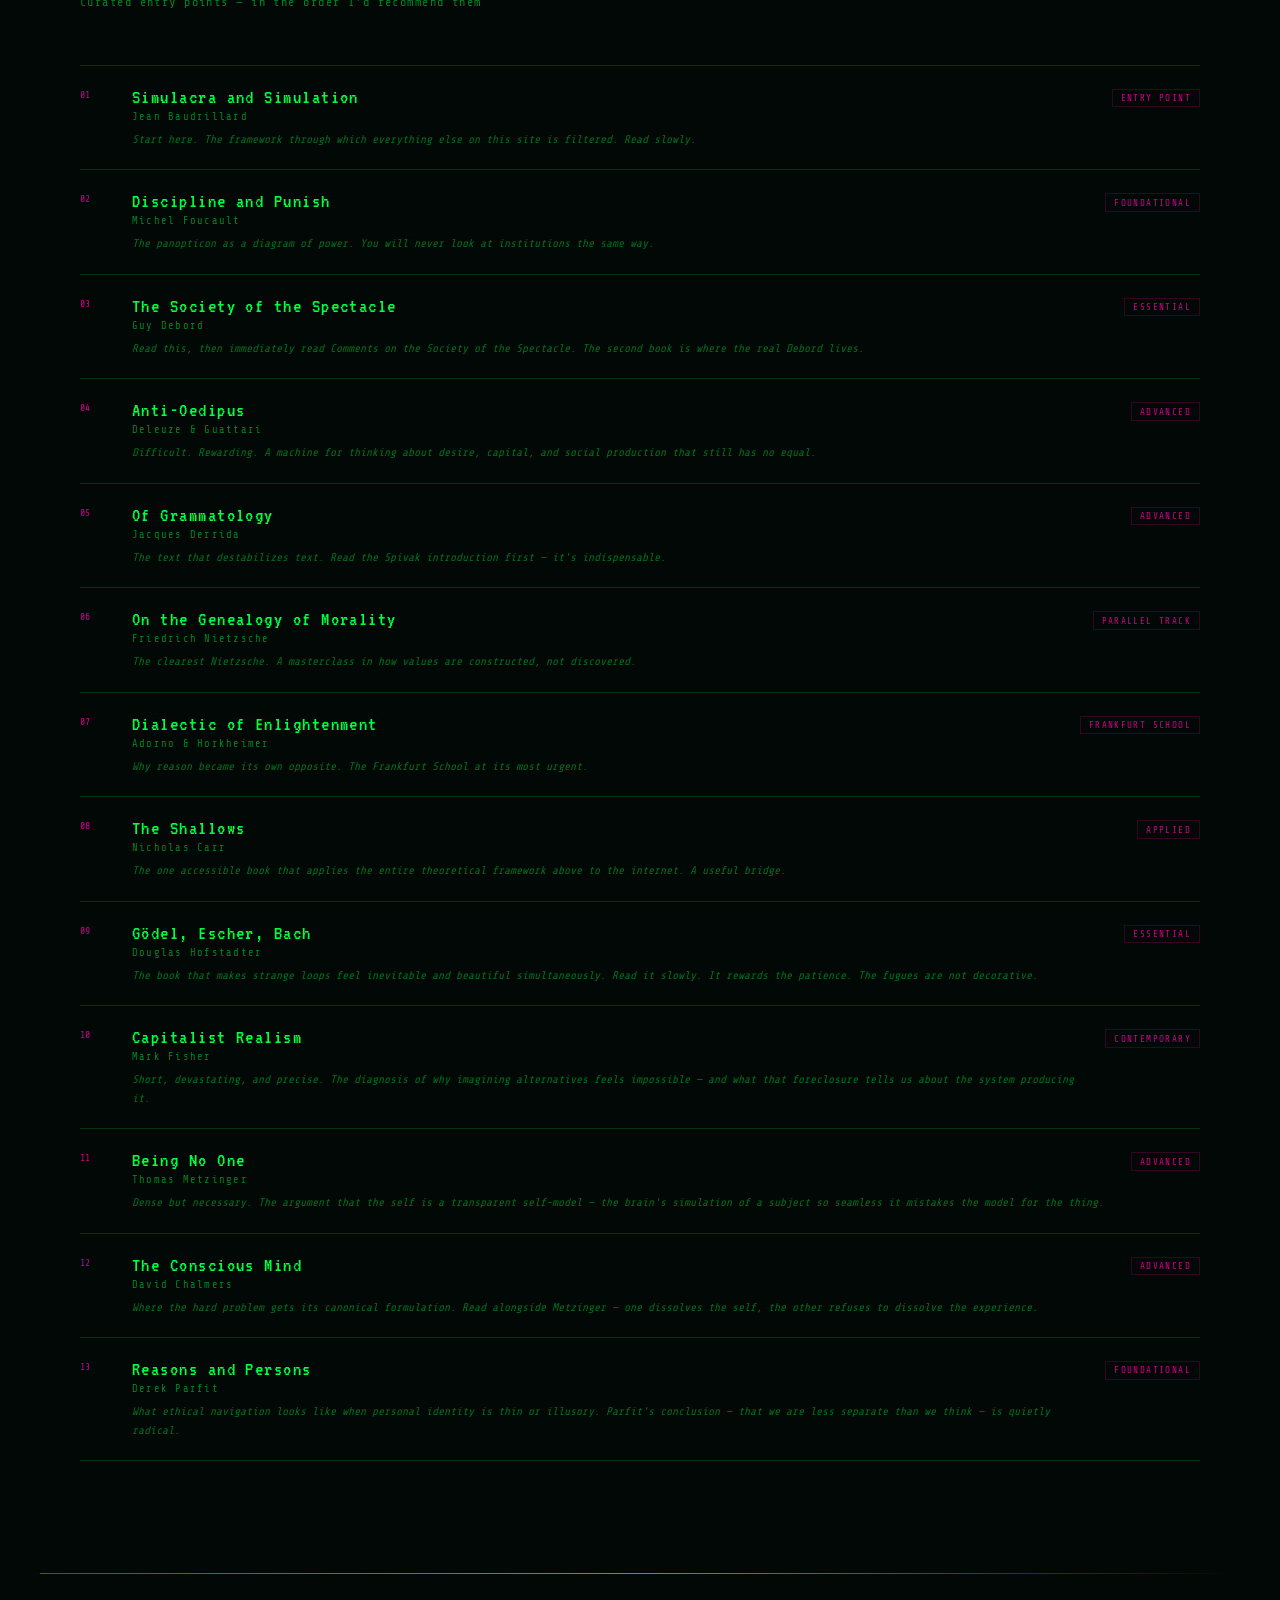
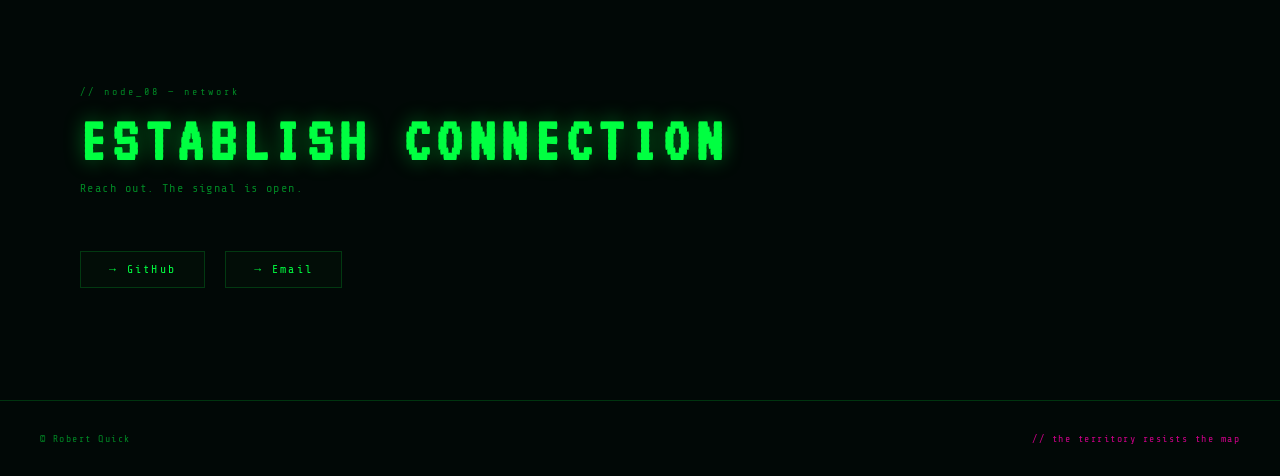
<file: site/legacy.html>
<!DOCTYPE html>
<html lang="en">
<head>
  <meta charset="UTF-8" />
  <meta name="viewport" content="width=device-width, initial-scale=1.0" />
  <title>Robert Quick</title>
  <link rel="preconnect" href="https://fonts.googleapis.com" />
  <link rel="preconnect" href="https://fonts.gstatic.com" crossorigin />
  <link href="https://fonts.googleapis.com/css2?family=Share+Tech+Mono&family=VT323&family=Space+Mono:ital,wght@0,400;0,700;1,400&display=swap" rel="stylesheet" />
  <style>
    :root {
      --green: #00ff41;
      --green-dim: #00cc33;
      --green-faint: rgba(0,255,65,0.1);
      --green-glow: rgba(0,255,65,0.4);
      --magenta: #ff00aa;
      --magenta-dim: #cc0088;
      --magenta-faint: rgba(255,0,170,0.1);
      --magenta-glow: rgba(255,0,170,0.4);
      --cyan: #00eeff;
      --cyan-faint: rgba(0,238,255,0.08);
      --bg: #010806;
      --bg-card: #020d07;
      --bg-card-hover: #041209;
      --border: rgba(0,255,65,0.18);
      --border-bright: rgba(0,255,65,0.55);
      --text-dim: rgba(0,255,65,0.5);
      --font-mono: 'Share Tech Mono', monospace;
      --font-display: 'VT323', monospace;
      --font-body: 'Space Mono', monospace;
    }

    *, *::before, *::after { box-sizing: border-box; margin: 0; padding: 0; }
    html { scroll-behavior: smooth; }

    body {
      background: var(--bg);
      color: var(--green);
      font-family: var(--font-mono);
      overflow-x: hidden;
      cursor: crosshair;
    }

    body::after {
      content: '';
      position: fixed;
      inset: 0;
      background: repeating-linear-gradient(
        0deg, transparent, transparent 3px,
        rgba(0,0,0,0.12) 3px, rgba(0,0,0,0.12) 4px
      );
      pointer-events: none;
      z-index: 9998;
    }

    .noise-overlay {
      position: fixed; inset: 0;
      pointer-events: none; z-index: 9997; opacity: 0.035;
      background-image: url("data:image/svg+xml,%3Csvg viewBox='0 0 512 512' xmlns='http://www.w3.org/2000/svg'%3E%3Cfilter id='n'%3E%3CfeTurbulence type='fractalNoise' baseFrequency='0.75' numOctaves='4' stitchTiles='stitch'/%3E%3C/filter%3E%3Crect width='100%25' height='100%25' filter='url(%23n)'/%3E%3C/svg%3E");
    }

    #rain {
      position: fixed; top: 0; left: 0;
      width: 100%; height: 100%;
      pointer-events: none; z-index: 0; opacity: 0.18;
    }

    /* SCROLL PROGRESS */
    #scroll-progress {
      position: fixed;
      top: 0; left: 0;
      height: 2px;
      width: 0%;
      background: linear-gradient(90deg, var(--magenta), var(--cyan));
      box-shadow: 0 0 8px var(--magenta-glow);
      z-index: 1001;
      transition: width 0.1s linear;
    }

    /* NAV */
    nav {
      position: fixed; top: 0; left: 0; right: 0;
      z-index: 1000;
      display: flex; justify-content: space-between; align-items: center;
      padding: 1.1rem 2.5rem;
      border-bottom: 1px solid var(--border);
      background: rgba(1,8,6,0.94);
      backdrop-filter: blur(12px);
    }

    .nav-logo {
      font-family: var(--font-display);
      font-size: 1.6rem; color: var(--green);
      text-decoration: none; letter-spacing: 0.1em;
      text-shadow: 0 0 10px var(--green-glow);
      transition: color 0.2s, text-shadow 0.2s;
    }
    .nav-logo:hover { color: var(--magenta); text-shadow: 0 0 16px var(--magenta-glow); }

    .nav-links { display: flex; gap: 1.5rem; list-style: none; }
    .nav-links a {
      color: var(--text-dim); text-decoration: none;
      font-size: 0.68rem; letter-spacing: 0.12em;
      transition: color 0.2s, text-shadow 0.2s;
    }
    .nav-links a:hover { color: var(--magenta); text-shadow: 0 0 10px var(--magenta-glow); }

    /* HERO */
    #hero {
      min-height: 100vh;
      display: flex; flex-direction: column;
      justify-content: center; align-items: flex-start;
      padding: 0 2.5rem; padding-top: 5rem;
      position: relative; overflow: hidden; z-index: 1;
    }

    .hero-grid {
      position: absolute; inset: 0;
      background-image:
        linear-gradient(rgba(0,255,65,0.03) 1px, transparent 1px),
        linear-gradient(90deg, rgba(0,255,65,0.03) 1px, transparent 1px);
      background-size: 50px 50px;
      pointer-events: none;
    }

    .hero-vignette {
      position: absolute; inset: 0;
      background: radial-gradient(ellipse at center, transparent 40%, rgba(1,8,6,0.85) 100%);
      pointer-events: none;
    }

    .hero-label {
      font-size: 0.68rem; color: var(--text-dim); letter-spacing: 0.3em;
      margin-bottom: 1.5rem; opacity: 0;
      animation: fadeUp 0.6s ease forwards 0.4s;
    }

    .hero-title {
      font-family: var(--font-display);
      font-size: clamp(5rem, 14vw, 12rem);
      line-height: 0.9; letter-spacing: 0.05em;
      margin-bottom: 2.5rem; opacity: 0;
      animation: glitchReveal 1s ease forwards 0.7s;
      position: relative;
    }
    .hero-title::before, .hero-title::after {
      content: attr(data-text);
      position: absolute; top: 0; left: 0; width: 100%;
    }
    .hero-title::before {
      color: var(--magenta);
      clip-path: polygon(0 20%, 100% 20%, 100% 40%, 0 40%);
      transform: translateX(-3px); opacity: 0;
      animation: rgbShift1 8s ease-in-out infinite 2s;
    }
    .hero-title::after {
      color: var(--cyan);
      clip-path: polygon(0 60%, 100% 60%, 100% 80%, 0 80%);
      transform: translateX(3px); opacity: 0;
      animation: rgbShift2 8s ease-in-out infinite 2.3s;
    }

    .hero-quote {
      max-width: 600px;
      border-left: 2px solid var(--magenta-dim);
      padding-left: 1.5rem; margin-bottom: 3rem;
      opacity: 0; animation: fadeUp 0.6s ease forwards 1.2s;
    }
    .hero-quote blockquote {
      font-size: 0.92rem; line-height: 1.9;
      color: rgba(0,255,65,0.6); font-style: italic; margin-bottom: 0.6rem;
    }
    .hero-quote cite { font-size: 0.68rem; letter-spacing: 0.15em; color: var(--magenta-dim); }

    .music-notation-container {
      margin-bottom: 2.5rem;
      margin-top: 1rem;
      border: 1px solid var(--border);
      padding: 1.75rem 2rem;
      background: var(--bg-card);
      max-width: 560px;
      opacity: 0;
      animation: fadeUp 0.6s ease forwards 1.4s;
    }
    .notation-label {
      font-size: 0.58rem;
      letter-spacing: 0.2em;
      color: var(--magenta-dim);
      margin-bottom: 1.25rem;
    }
    .staff-svg {
      width: 100%; height: auto;
      display: block;
      margin-bottom: 0.75rem;
    }
    .notation-analysis {
      font-size: 0.65rem;
      line-height: 1.85;
      color: rgba(0,255,65,0.4);
      letter-spacing: 0.05em;
      font-family: var(--font-body);
    }

    .hero-scroll {
      font-size: 0.62rem; letter-spacing: 0.35em; color: var(--text-dim);
      opacity: 0;
      animation: fadeUp 0.6s ease forwards 1.6s, blink 2s step-end infinite 2.5s;
    }

    /* DIVIDER */
    .divider {
      width: 100%; max-width: 1200px; margin: 0 auto;
      height: 1px;
      background: linear-gradient(90deg, var(--magenta-dim), var(--green-dim), transparent);
      position: relative; z-index: 1;
    }

    /* SECTIONS */
    section {
      padding: 7rem 2.5rem; max-width: 1200px;
      margin: 0 auto; position: relative; z-index: 1;
    }

    .node-label { font-size: 0.63rem; letter-spacing: 0.3em; color: var(--text-dim); margin-bottom: 0.75rem; }

    .section-title {
      font-family: var(--font-display);
      font-size: clamp(2.5rem, 5vw, 4.5rem);
      letter-spacing: 0.1em; margin-bottom: 0.5rem; display: inline-block;
    }
    .section-title.magenta { color: var(--magenta); text-shadow: 0 0 20px var(--magenta-glow); }
    .section-title.green   { color: var(--green);   text-shadow: 0 0 20px var(--green-glow); }
    .section-title.cyan    { color: var(--cyan);     text-shadow: 0 0 20px rgba(0,238,255,0.4); }

    .section-sub { font-size: 0.75rem; color: var(--text-dim); letter-spacing: 0.12em; margin-bottom: 3.5rem; }

    /* THINKER CARDS */
    .thinkers-grid {
      display: grid;
      grid-template-columns: repeat(auto-fill, minmax(300px, 1fr));
      gap: 1.25rem;
    }

    .thinker-card {
      border: 1px solid var(--border);
      padding: 1.75rem; background: var(--bg-card);
      position: relative; overflow: hidden;
      transition: border-color 0.3s, box-shadow 0.3s, background 0.3s;
      opacity: 0; transform: translateY(16px);
    }
    .thinker-card.visible { animation: fadeUp 0.45s ease forwards; }
    .thinker-card::after {
      content: ''; position: absolute;
      bottom: 0; left: 0; right: 0; height: 1px;
      background: linear-gradient(90deg, transparent, var(--magenta), transparent);
      opacity: 0; transition: opacity 0.3s;
    }
    .thinker-card:hover {
      border-color: rgba(255,0,170,0.4); background: var(--bg-card-hover);
      box-shadow: 0 0 30px rgba(255,0,170,0.08), inset 0 0 40px rgba(255,0,170,0.03);
    }
    .thinker-card:hover::after { opacity: 1; }

    /* tension card variant */
    .thinker-card.tension {
      border-color: rgba(0,238,255,0.2);
      grid-column: span 2;
    }
    @media (max-width: 700px) { .thinker-card.tension { grid-column: span 1; } }
    .thinker-card.tension:hover { border-color: rgba(0,238,255,0.5); box-shadow: 0 0 30px rgba(0,238,255,0.08); }
    .thinker-card.tension::after { background: linear-gradient(90deg, transparent, var(--cyan), transparent); }

    .thinker-num { font-size: 0.62rem; color: var(--magenta-dim); letter-spacing: 0.2em; margin-bottom: 0.9rem; }
    .thinker-num.cyan-num { color: rgba(0,238,255,0.5); }

    .thinker-name {
      font-family: var(--font-display); font-size: 1.6rem;
      letter-spacing: 0.08em; margin-bottom: 0.4rem;
      transition: color 0.2s, text-shadow 0.2s;
    }
    .thinker-card:hover .thinker-name { color: var(--magenta); text-shadow: 0 0 12px var(--magenta-glow); }
    .thinker-card.tension:hover .thinker-name { color: var(--cyan); text-shadow: 0 0 12px rgba(0,238,255,0.5); }

    .thinker-tags { font-size: 0.62rem; color: var(--green-dim); letter-spacing: 0.12em; margin-bottom: 0; }

    .tension-body {
      margin-top: 1.25rem;
      display: grid; grid-template-columns: 1fr 1fr;
      gap: 1.5rem;
    }
    @media (max-width: 600px) { .tension-body { grid-template-columns: 1fr; } }

    .tension-col-label {
      font-size: 0.58rem; letter-spacing: 0.22em;
      color: rgba(0,238,255,0.5); margin-bottom: 0.5rem;
    }
    .tension-text {
      font-size: 0.75rem; line-height: 1.8;
      color: rgba(0,255,65,0.45); font-family: var(--font-body);
    }
    .tension-fault {
      margin-top: 1.25rem; padding-top: 1.25rem;
      border-top: 1px solid rgba(0,238,255,0.15);
      font-size: 0.75rem; line-height: 1.8;
      color: rgba(0,238,255,0.5); font-family: var(--font-body);
    }
    .tension-fault-label {
      font-size: 0.58rem; letter-spacing: 0.22em;
      color: rgba(0,238,255,0.5); margin-bottom: 0.5rem;
    }

    /* ABOUT */
    .about-text p {
      font-family: var(--font-body); font-size: 0.88rem;
      line-height: 2.1; color: rgba(0,255,65,0.55);
      margin-bottom: 1.5rem; max-width: 660px;
    }
    .about-text p strong { color: var(--green); }
    .about-tag {
      display: inline-block; border: 1px solid var(--magenta-dim);
      color: var(--magenta-dim); padding: 0.3rem 0.9rem;
      font-size: 0.62rem; letter-spacing: 0.22em; margin-top: 0.5rem;
    }

    /* NOW */
    .now-grid {
      display: grid;
      grid-template-columns: repeat(auto-fill, minmax(240px, 1fr));
      gap: 1rem;
    }
    .now-item {
      border: 1px solid var(--border); padding: 1.25rem 1.5rem;
      background: var(--bg-card); transition: border-color 0.25s, box-shadow 0.25s;
    }
    .now-item:hover { border-color: rgba(0,255,65,0.4); box-shadow: 0 0 16px rgba(0,255,65,0.07); }
    .now-label { font-size: 0.58rem; letter-spacing: 0.28em; color: var(--magenta-dim); margin-bottom: 0.6rem; }
    .now-value { font-size: 0.82rem; color: var(--green); line-height: 1.6; }

    /* FREQUENCIES */
    .freq-graph { display: flex; flex-wrap: wrap; gap: 0.7rem; margin-bottom: 1rem; }

    .freq-node {
      border: 1px solid var(--border);
      padding: 0.45rem 0.95rem;
      font-size: 0.68rem; letter-spacing: 0.14em;
      cursor: pointer; transition: all 0.2s ease;
      background: var(--bg-card); user-select: none;
    }
    .freq-node.tier-1 { font-size: 0.8rem; padding: 0.55rem 1.15rem; border-color: rgba(0,255,65,0.3); color: rgba(0,255,65,0.9); }
    .freq-node.tier-2 { font-size: 0.72rem; padding: 0.5rem 1rem; }
    .freq-node.tier-3 { font-size: 0.63rem; color: rgba(0,255,65,0.6); }

    .freq-node:hover, .freq-node.active {
      border-color: var(--magenta); color: var(--magenta);
      background: var(--magenta-faint);
      box-shadow: 0 0 18px var(--magenta-glow), inset 0 0 12px rgba(255,0,170,0.05);
      text-shadow: 0 0 8px var(--magenta-glow);
    }
    .freq-node.related {
      border-color: rgba(0,255,65,0.5); color: rgba(0,255,65,0.65);
      background: var(--green-faint); box-shadow: 0 0 8px rgba(0,255,65,0.12);
    }
    .freq-node.dimmed { border-color: rgba(0,255,65,0.07); color: rgba(0,255,65,0.18); }

    .freq-tooltip {
      position: fixed;
      background: rgba(1,8,6,0.97);
      border: 1px solid var(--magenta-dim); border-left: 3px solid var(--magenta);
      padding: 0.8rem 1.1rem; font-size: 0.68rem; line-height: 1.7;
      color: var(--text-dim); max-width: 300px;
      pointer-events: none; z-index: 500;
      opacity: 0; transition: opacity 0.15s;
      box-shadow: 0 0 20px rgba(255,0,170,0.15);
    }
    .freq-tooltip.visible { opacity: 1; }
    .freq-hint { font-size: 0.6rem; color: var(--text-dim); letter-spacing: 0.15em; margin-top: 1.25rem; }

    /* PARADOX ENGINE */
    .paradox-intro {
      font-family: var(--font-body); font-size: 0.8rem;
      line-height: 2; color: rgba(0,255,65,0.45);
      max-width: 600px; margin-bottom: 3rem;
    }

    .paradox-grid {
      display: grid;
      grid-template-columns: repeat(auto-fill, minmax(340px, 1fr));
      gap: 1.25rem;
    }

    .paradox-card {
      border: 1px solid var(--border); background: var(--bg-card);
      padding: 1.75rem; position: relative; overflow: hidden;
      transition: border-color 0.3s, box-shadow 0.3s;
      opacity: 0; transform: translateY(14px);
    }
    .paradox-card.visible { animation: fadeUp 0.45s ease forwards; }
    .paradox-card::before {
      content: ''; position: absolute;
      top: 0; left: 0; width: 3px; height: 100%;
      background: var(--magenta); box-shadow: 0 0 12px var(--magenta-glow);
      opacity: 0; transition: opacity 0.3s;
    }
    .paradox-card:hover { border-color: rgba(0,238,255,0.35); box-shadow: 0 0 28px rgba(0,238,255,0.07); }
    .paradox-card:hover::before { opacity: 1; }

    .paradox-thinker { font-size: 0.58rem; letter-spacing: 0.25em; color: var(--magenta-dim); margin-bottom: 0.6rem; }
    .paradox-statement {
      font-family: var(--font-display); font-size: 1.45rem;
      line-height: 1.3; letter-spacing: 0.04em; color: var(--green);
      margin-bottom: 1rem; transition: color 0.3s, text-shadow 0.3s;
    }
    .paradox-card:hover .paradox-statement { color: var(--cyan); text-shadow: 0 0 10px rgba(0,238,255,0.4); }
    .paradox-tension { font-size: 0.72rem; line-height: 1.75; color: rgba(0,255,65,0.45); font-style: italic; }
    .paradox-divider { width: 2rem; height: 1px; background: var(--magenta); margin: 0.9rem 0; box-shadow: 0 0 6px var(--magenta-glow); }
    .paradox-divider.cyan { background: var(--cyan); box-shadow: 0 0 6px rgba(0,238,255,0.4); }
    .paradox-resolution { font-size: 0.68rem; line-height: 1.7; color: rgba(0,238,255,0.55); letter-spacing: 0.04em; }

    /* UNRESOLVED VARIABLES */
    .unresolved-list { display: flex; flex-direction: column; gap: 0; }

    .unresolved-item {
      padding: 2rem 0; border-bottom: 1px solid var(--border);
      display: grid; grid-template-columns: 2.5rem 1fr;
      gap: 1.5rem; align-items: start;
      transition: background 0.2s;
    }
    .unresolved-item:first-child { border-top: 1px solid var(--border); }
    .unresolved-item:hover { background: rgba(0,238,255,0.02); }

    .unresolved-index {
      font-size: 0.62rem; color: rgba(0,238,255,0.4);
      letter-spacing: 0.2em; padding-top: 0.3rem;
    }

    .unresolved-question {
      font-family: var(--font-display); font-size: 1.5rem;
      line-height: 1.25; letter-spacing: 0.05em;
      color: var(--green); margin-bottom: 0.75rem;
      transition: color 0.3s;
    }
    .unresolved-item:hover .unresolved-question { color: var(--cyan); }

    .unresolved-elaboration {
      font-family: var(--font-body); font-size: 0.75rem;
      line-height: 1.85; color: rgba(0,255,65,0.4);
    }

    .unresolved-status {
      display: inline-block; margin-top: 0.75rem;
      font-size: 0.58rem; letter-spacing: 0.2em;
      color: rgba(0,238,255,0.4);
      border: 1px solid rgba(0,238,255,0.15);
      padding: 0.2rem 0.6rem;
    }

    /* COUNTERPOINT */
    #counterpoint { position: relative; overflow: hidden; }
    #counterpoint > * { position: relative; z-index: 1; }

    .counterpoint-waveform {
      position: absolute;
      top: 0; left: 0; right: 0; bottom: 0;
      pointer-events: none; z-index: 0;
    }
    .counterpoint-waveform canvas {
      position: absolute;
      top: 0; left: 0;
      width: 100%; height: 100%;
    }

    .counterpoint-list { display: flex; flex-direction: column; gap: 0; }

    .counterpoint-item {
      padding: 2rem 0;
      border-bottom: 1px solid rgba(0,255,65,0.12);
      display: grid;
      grid-template-columns: 2.5rem 1fr;
      gap: 1.5rem; align-items: start;
      transition: background 0.2s;
    }
    .counterpoint-item:first-child { border-top: 1px solid rgba(0,255,65,0.12); }
    .counterpoint-item:hover { background: rgba(0,255,65,0.02); }

    .counterpoint-marker {
      font-size: 0.6rem; color: rgba(0,255,65,0.3);
      letter-spacing: 0.15em; padding-top: 0.35rem;
      font-family: var(--font-mono);
    }

    .counterpoint-observation {
      font-family: var(--font-display);
      font-size: 1.45rem; line-height: 1.3;
      letter-spacing: 0.04em; color: var(--green);
      margin-bottom: 0.8rem;
      transition: color 0.3s;
    }
    .counterpoint-item:hover .counterpoint-observation {
      color: rgba(0,255,65,0.85);
    }

    .counterpoint-elaboration {
      font-family: var(--font-body);
      font-size: 0.73rem; line-height: 1.9;
      color: rgba(0,255,65,0.38);
    }

    /* READING */
    .reading-item {
      display: grid; grid-template-columns: 2rem 1fr auto;
      gap: 1.25rem; align-items: start;
      padding: 1.25rem 0; border-bottom: 1px solid var(--border);
      transition: background 0.2s;
    }
    .reading-item:first-child { border-top: 1px solid var(--border); }
    .reading-item:hover { background: rgba(255,0,170,0.02); }
    .reading-num { font-size: 0.62rem; color: var(--magenta-dim); padding-top: 0.2rem; }
    .reading-title { font-family: var(--font-display); font-size: 1.3rem; letter-spacing: 0.07em; margin-bottom: 0.25rem; }
    .reading-author { font-size: 0.65rem; color: var(--text-dim); letter-spacing: 0.12em; margin-bottom: 0.5rem; }
    .reading-note { font-size: 0.7rem; color: rgba(0,255,65,0.42); line-height: 1.65; font-style: italic; }
    .reading-badge {
      font-size: 0.58rem; letter-spacing: 0.15em; color: var(--magenta-dim);
      border: 1px solid rgba(255,0,170,0.2); padding: 0.2rem 0.5rem;
      white-space: nowrap; margin-top: 0.2rem;
    }

    /* CONNECT */
    .connect-links { display: flex; gap: 1.25rem; flex-wrap: wrap; margin-top: 2rem; }
    .connect-link {
      border: 1px solid var(--border); padding: 0.7rem 1.75rem;
      color: var(--green); text-decoration: none; font-size: 0.72rem;
      letter-spacing: 0.2em; transition: all 0.25s;
      background: var(--bg-card); position: relative; overflow: hidden;
    }
    .connect-link::before {
      content: ''; position: absolute; bottom: 0; left: 0;
      width: 0; height: 2px; background: var(--magenta);
      box-shadow: 0 0 8px var(--magenta-glow); transition: width 0.3s;
    }
    .connect-link:hover {
      border-color: var(--magenta-dim); color: var(--magenta);
      box-shadow: 0 0 20px rgba(255,0,170,0.12); text-shadow: 0 0 8px var(--magenta-glow);
    }
    .connect-link:hover::before { width: 100%; }

    footer {
      padding: 2rem 2.5rem; border-top: 1px solid var(--border);
      display: flex; justify-content: space-between; align-items: center;
      font-size: 0.62rem; color: var(--text-dim); letter-spacing: 0.15em;
      position: relative; z-index: 1;
    }
    footer span:last-child { color: var(--magenta-dim); }

    /* ANIMATIONS */
    @keyframes fadeUp {
      from { opacity: 0; transform: translateY(16px); }
      to   { opacity: 1; transform: translateY(0); }
    }
    @keyframes glitchReveal {
      0%   { opacity: 0; transform: translateX(-6px) skewX(-1deg); filter: blur(3px); }
      15%  { opacity: 1; transform: translateX(4px) skewX(1deg); }
      30%  { transform: translateX(-2px) skewX(0); }
      50%  { transform: translateX(1px); }
      100% { opacity: 1; transform: translateX(0); }
    }
    @keyframes rgbShift1 {
      0%, 85%, 100% { opacity: 0; }
      87%, 89% { opacity: 0.7; transform: translateX(-4px); }
      88% { opacity: 0; }
    }
    @keyframes rgbShift2 {
      0%, 85%, 100% { opacity: 0; }
      87%, 89% { opacity: 0.7; transform: translateX(4px); }
      88% { opacity: 0; }
    }
    @keyframes blink {
      0%, 100% { opacity: 1; } 50% { opacity: 0; }
    }

    .scroll-reveal {
      opacity: 0; transform: translateY(14px);
      transition: opacity 0.55s ease, transform 0.55s ease;
    }
    .scroll-reveal.visible { opacity: 1; transform: translateY(0); }

    @media (max-width: 640px) {
      nav { padding: 1rem 1.25rem; }
      .nav-links { gap: 0.75rem; }
      section { padding: 5rem 1.25rem; }
      #hero { padding: 0 1.25rem; padding-top: 5rem; }
      footer { flex-direction: column; gap: 0.75rem; }
    }
  </style>
</head>
<body>
  <div id="scroll-progress"></div>
  <div class="noise-overlay"></div>
  <canvas id="rain"></canvas>

  <nav>
    <a href="#hero" class="nav-logo">RQ //</a>
    <ul class="nav-links">
      <li><a href="#simulacra">// Simulacra</a></li>
      <li><a href="#about">// Signal</a></li>
      <li><a href="#frequencies">// Freq</a></li>
      <li><a href="#paradox">// Paradox</a></li>
      <li><a href="#unresolved">// Variables</a></li>
      <li><a href="#counterpoint">// Counterpoint</a></li>
      <li><a href="#reading">// Archive</a></li>
      <li><a href="#connect">// Connect</a></li>
    </ul>
  </nav>

  <!-- HERO -->
  <section id="hero">
    <div class="hero-grid"></div>
    <div class="hero-vignette"></div>
    <div class="hero-label">// entering the simulation &nbsp;&nbsp; ♩= 7/8</div>
    <h1 class="hero-title" data-text="ROBERT&#10;QUICK">ROBERT<br>QUICK</h1>
    <div class="hero-quote">
      <blockquote>"The simulacrum is never what hides the truth — it is truth that hides the fact that there is none. The simulacrum is true."</blockquote>
      <cite>— Jean Baudrillard, Simulacra and Simulation</cite>
    </div>
    <!-- THE ILLUSIVE MAN — grand staff, pedal point, voice leading -->
    <div class="music-notation-container" style="border: 1px solid var(--border); padding: 2.5rem; background: var(--bg-card); position: relative; overflow: hidden; box-shadow: 0 0 20px rgba(0,255,65,0.05); max-width: 560px; opacity: 0; animation: fadeUp 0.6s ease forwards 1.4s;">
      <div class="notation-header" style="display: flex; justify-content: space-between; align-items: center; margin-bottom: 2rem; border-bottom: 1px solid var(--border); padding-bottom: 1rem;">
        <div class="notation-label" style="font-size: 0.7rem; letter-spacing: 0.4em; color: var(--magenta); font-family: var(--font-display);">// SYSTEM_SPEC: HARMONIC_DECOMPOSITION [NODE_10]</div>
        <div class="notation-status" style="font-size: 0.6rem; color: var(--green-dim); font-family: monospace;">STATUS: OPERATIONAL [DESCENT_LOOP]</div>
      </div>
      <svg viewBox="0 0 600 270" class="staff-svg" style="width: 100%; filter: drop-shadow(0 0 8px var(--green-glow));">

        <!-- ══ STAFF LINES ══ -->
        <!-- Treble: F5=40, D5=52, B4=64, G4=76, E4=88 | D4=100 ledger below -->
        <g stroke="rgba(0,255,65,0.15)" stroke-width="1">
          <path d="M50 40h500 M50 52h500 M50 64h500 M50 76h500 M50 88h500"/>
        </g>
        <!-- Bass -->
        <g stroke="rgba(0,255,65,0.15)" stroke-width="1">
          <path d="M50 140h500 M50 152h500 M50 164h500 M50 176h500 M50 188h500"/>
        </g>

        <!-- Grand staff brace -->
        <line x1="50" y1="40" x2="50" y2="188" stroke="rgba(0,255,65,0.3)" stroke-width="1.5"/>

        <!-- Treble clef -->
        <text x="55" y="78" font-size="45" font-family="serif" fill="var(--green)" opacity="0.7">𝄞</text>
        <!-- Bass clef -->
        <text x="55" y="165" font-size="40" font-family="serif" fill="var(--green)" opacity="0.7">𝄢</text>

        <!-- Time sig 7/8 treble -->
        <text x="100" y="60" font-size="24" font-family="var(--font-display)" fill="var(--magenta)">7</text>
        <text x="100" y="82" font-size="24" font-family="var(--font-display)" fill="var(--magenta)">8</text>
        <!-- Time sig 7/8 bass -->
        <text x="100" y="156" font-size="24" font-family="var(--font-display)" fill="var(--magenta)">7</text>
        <text x="100" y="178" font-size="24" font-family="var(--font-display)" fill="var(--magenta)">8</text>

        <!-- Opening barline -->
        <line x1="128" y1="40"  x2="128" y2="88"  stroke="rgba(0,255,65,0.3)" stroke-width="1"/>
        <line x1="128" y1="140" x2="128" y2="188" stroke="rgba(0,255,65,0.3)" stroke-width="1"/>

        <!-- ══ BASS: SINGLE LOW A PEDAL ══ -->
        <circle cx="160" cy="182" r="5.5" fill="var(--cyan)" opacity="0.8"/>
        <line x1="155" y1="182" x2="155" y2="210" stroke="var(--cyan)" stroke-width="1.2" opacity="0.6"/>
        <path d="M166 182 L520 182" stroke="var(--cyan)" stroke-width="0.8" fill="none" opacity="0.18" stroke-dasharray="5,4"/>
        <text x="152" y="222" font-size="8" font-family="Share Tech Mono,monospace" fill="rgba(0,238,255,0.4)">A</text>
        <text x="163" y="222" font-size="7" font-family="Share Tech Mono,monospace" fill="rgba(0,238,255,0.3)">// pedal</text>

        <!-- ══ TREBLE: ALL 7 NOTES A–E–G–E–F–D–E ══ -->
        <!-- Structural notes (A,G,F,D) = larger, brighter -->
        <!-- Neighbor E notes = smaller, dimmer -->

        <!-- 1. A4 = y70 — structural, magenta -->
        <circle cx="150" cy="70" r="6" fill="var(--magenta)" opacity="0.95"/>
        <line x1="156" y1="70" x2="156" y2="35" stroke="var(--green)" stroke-width="1.4" opacity="0.7"/>
        <text x="144" y="112" font-size="8" font-family="Share Tech Mono,monospace" fill="rgba(255,0,170,0.65)">A</text>

        <!-- 2. E4 = y88 — neighbor, small dim -->
        <circle cx="205" cy="88" r="4" fill="var(--green-dim)" opacity="0.5"/>
        <line x1="209" y1="88" x2="209" y2="60" stroke="var(--green)" stroke-width="1" opacity="0.35"/>
        <text x="199" y="112" font-size="7" font-family="Share Tech Mono,monospace" fill="rgba(0,255,65,0.25)">E</text>

        <!-- 3. G4 = y76 — structural, green -->
        <circle cx="260" cy="76" r="6" fill="var(--green)" opacity="0.9"/>
        <line x1="266" y1="76" x2="266" y2="41" stroke="var(--green)" stroke-width="1.4" opacity="0.7"/>
        <text x="254" y="112" font-size="8" font-family="Share Tech Mono,monospace" fill="rgba(0,255,65,0.6)">G</text>

        <!-- 4. E4 = y88 — neighbor, small dim -->
        <circle cx="310" cy="88" r="4" fill="var(--green-dim)" opacity="0.5"/>
        <line x1="314" y1="88" x2="314" y2="60" stroke="var(--green)" stroke-width="1" opacity="0.35"/>
        <text x="304" y="112" font-size="7" font-family="Share Tech Mono,monospace" fill="rgba(0,255,65,0.25)">E</text>

        <!-- 5. F4 = y82 — structural, green -->
        <circle cx="360" cy="82" r="6" fill="var(--green)" opacity="0.9"/>
        <line x1="366" y1="82" x2="366" y2="47" stroke="var(--green)" stroke-width="1.4" opacity="0.7"/>
        <text x="354" y="112" font-size="8" font-family="Share Tech Mono,monospace" fill="rgba(0,255,65,0.6)">F</text>

        <!-- 6. D4 = y100 — structural, below staff, ledger, cyan -->
        <line x1="404" y1="100" x2="428" y2="100" stroke="rgba(0,255,65,0.4)" stroke-width="1"/>
        <circle cx="416" cy="100" r="6" fill="var(--cyan)" opacity="0.9"/>
        <line x1="422" y1="100" x2="422" y2="65" stroke="var(--green)" stroke-width="1.4" opacity="0.7"/>
        <text x="410" y="118" font-size="8" font-family="Share Tech Mono,monospace" fill="rgba(0,238,255,0.65)">D</text>

        <!-- 7. E4 = y88 — rebound, magenta, medium -->
        <circle cx="475" cy="88" r="5" fill="var(--magenta)" opacity="0.7"/>
        <line x1="480" y1="88" x2="480" y2="55" stroke="var(--green)" stroke-width="1.2" opacity="0.6"/>
        <text x="469" y="112" font-size="8" font-family="Share Tech Mono,monospace" fill="rgba(255,0,170,0.5)">E</text>

        <!-- ══ STRUCTURAL DESCENT PATH: A→G→F→D (over the top) ══ -->
        <path d="M150 70 L260 76 L360 82 L416 100"
          stroke="var(--magenta)" stroke-width="1.5"
          fill="none" opacity="0.5" stroke-dasharray="5,2"/>

        <!-- ══ REBOUND PATH: D→E ══ -->
        <path d="M422 100 C 442 95 460 90 470 88"
          stroke="var(--cyan)" stroke-width="1.2" fill="none" opacity="0.5" stroke-dasharray="2,2"/>

        <!-- ══ RETURN LOOP ARROW ══ -->
        <path d="M480 88 C 525 105 560 215 300 235 C 100 244 50 218 50 185"
          stroke="var(--green-dim)" stroke-width="1" fill="none" opacity="0.28" stroke-dasharray="3,3"/>
        <polygon points="46,177 50,189 56,178" fill="var(--green-dim)" opacity="0.38"/>

        <!-- ══ FINAL DOUBLE BARLINE + REPEAT DOTS ══ -->
        <line x1="548" y1="40"  x2="548" y2="88"  stroke="rgba(0,255,65,0.45)" stroke-width="1.5"/>
        <line x1="555" y1="40"  x2="555" y2="88"  stroke="rgba(0,255,65,0.45)" stroke-width="3.5"/>
        <line x1="548" y1="140" x2="548" y2="188" stroke="rgba(0,255,65,0.45)" stroke-width="1.5"/>
        <line x1="555" y1="140" x2="555" y2="188" stroke="rgba(0,255,65,0.45)" stroke-width="3.5"/>
        <circle cx="538" cy="58"  r="3.5" fill="var(--green)" opacity="0.6"/>
        <circle cx="538" cy="70"  r="3.5" fill="var(--green)" opacity="0.6"/>
        <circle cx="538" cy="156" r="3.5" fill="var(--green)" opacity="0.6"/>
        <circle cx="538" cy="168" r="3.5" fill="var(--green)" opacity="0.6"/>

        <!-- footer -->
        <text x="390" y="258" font-size="8" font-family="monospace" fill="var(--green-dim)" opacity="0.45">// truth prevails</text>

      </svg>
      <div class="notation-analysis" style="font-size: 0.68rem; color: rgba(0,255,65,0.4); line-height: 1.9; margin-top: 1.5rem; border-top: 1px solid var(--border); padding-top: 1rem;">
        // RHYTHM: 7/8 pulse (3+2+2). Asymmetry generates perpetual disquiet.<br>
        // FOUNDATION: Low A pedal — brooding tonic anchor.<br>
        // DESCENT: A–E–G–E–F–D–E. Structural path A→G→F→D. E is lower anchor between each step.<br>
        // NOTE: stylized deconstruction, not transcription. the map is not the territory.
      </div>
    </div>    <div class="hero-scroll">↓ ATTACCA</div>
  </section>

  <div class="divider"></div>

  <!-- SIMULACRA -->
  <section id="simulacra">
    <div class="node-label">// node_01 — theoretical cartography</div>
    <h2 class="section-title green">SIMULACRA</h2>
    <p class="section-sub">Frameworks actively in use — not a reading list</p>
    <div class="thinkers-grid">

      <div class="thinker-card">
        <div class="thinker-num">01 ——</div>
        <div class="thinker-name">Michel Foucault</div>
        <div class="thinker-tags">Power / Knowledge / Genealogy / Biopolitics</div>
      </div>

      <div class="thinker-card">
        <div class="thinker-num">02 ——</div>
        <div class="thinker-name">Jean Baudrillard</div>
        <div class="thinker-tags">Simulacra / Hyperreality / Seduction / Sign Value</div>
      </div>

      <div class="thinker-card">
        <div class="thinker-num">03 ——</div>
        <div class="thinker-name">Deleuze &amp; Guattari</div>
        <div class="thinker-tags">Rhizomatics / Becoming / Desiring-Machines / Immanence</div>
      </div>

      <div class="thinker-card">
        <div class="thinker-num">04 ——</div>
        <div class="thinker-name">Friedrich Nietzsche</div>
        <div class="thinker-tags">Will to Power / Perspectivism / Genealogy of Morals</div>
      </div>

      <div class="thinker-card">
        <div class="thinker-num">05 ——</div>
        <div class="thinker-name">Baruch Spinoza</div>
        <div class="thinker-tags">Substance Monism / Conatus / Affect / Deus sive Natura</div>
      </div>

      <!-- TENSION CARD: Baudrillard vs Debord -->
      <div class="thinker-card">
        <div class="thinker-num">06 ——</div>
        <div class="thinker-name">Mark Fisher</div>
        <div class="thinker-tags">Capitalist Realism / Hauntology / Affective Capture</div>
      </div>

      <div class="thinker-card">
        <div class="thinker-num">07 ——</div>
        <div class="thinker-name">Thomas Metzinger</div>
        <div class="thinker-tags">Phenomenal Self-Model / Being No One / Consciousness as Simulation</div>
      </div>

      <div class="thinker-card">
        <div class="thinker-num">08 ——</div>
        <div class="thinker-name">David Chalmers</div>
        <div class="thinker-tags">The Hard Problem / Phenomenal Consciousness / The Explanatory Gap</div>
      </div>

      <div class="thinker-card">
        <div class="thinker-num">09 ——</div>
        <div class="thinker-name">Derek Parfit</div>
        <div class="thinker-tags">Personal Identity / Reasons & Persons / Reductionism about the Self</div>
      </div>

      <div class="thinker-card">
        <div class="thinker-num">10 ——</div>
        <div class="thinker-name">Douglas Hofstadter</div>
        <div class="thinker-tags">Strange Loops / GEB / Emergent Self / Tangled Hierarchies</div>
      </div>

      <div class="thinker-card tension">
        <div class="thinker-num cyan-num">TENSION ——</div>
        <div class="thinker-name">Baudrillard vs. Debord</div>
        <div class="thinker-tags">Hyperreality / The Integrated Spectacle / Simulation / Representation</div>
        <div class="tension-body">
          <div>
            <div class="tension-col-label">// DEBORD HOLDS</div>
            <div class="tension-text">The spectacle is still representation — images mediating real social relations. The real exists beneath the image, distorted but recoverable. Détournement works because there is something to détourne toward. Critique retains purchase.</div>
          </div>
          <div>
            <div class="tension-col-label">// BAUDRILLARD ANSWERS</div>
            <div class="tension-text">Debord didn't go far enough. The spectacle has collapsed into the real — there is no longer a "beneath." The image doesn't distort reality; it replaces it. Détournement is absorbed as content. The map has eaten the territory entirely.</div>
          </div>
        </div>
        <div class="tension-fault">
          <div class="tension-fault-label">// THE FAULT LINE</div>
          Whether critique is still structurally possible — or whether the Integrated Spectacle has made critique itself a spectacle. Debord ended in silence. Baudrillard kept writing. Neither fully resolved the contradiction they identified.
        </div>
      </div>

    </div>
  </section>

  <div class="divider"></div>

  <!-- SIGNAL -->
  <section id="about">
    <div class="node-label">// node_02 — signal</div>
    <h2 class="section-title magenta">WHO I AM</h2>
    <div class="about-text scroll-reveal">
      <p>I think at the intersection of <strong>formal systems, critical theory, and technology</strong> — less interested in cataloguing frameworks than in finding where they break down, contradict each other, or illuminate something that resists easy naming.</p>
      <p>The questions that hold my attention aren't the ones with clean answers. They're the ones that keep generating new problems the longer you sit with them.</p>
      <div class="about-tag">NAVIGATING THE REAL</div>
    </div>
  </section>

  <div class="divider"></div>

  <!-- NOW -->
  <section id="now">
    <div class="node-label">// node_03 — descent log</div>
    <h2 class="section-title green">DESCENT LOG</h2>
    <p class="section-sub">Current coordinates — updated when the signal shifts</p>
    <div class="now-grid scroll-reveal">
      <div class="now-item">
        <div class="now-label">// CURRENTLY READING</div>
        <div class="now-value">Gödel, Escher, Bach — Hofstadter</div>
      </div>
      <div class="now-item">
        <div class="now-label">// CURRENTLY STRESS-TESTING</div>
        <div class="now-value">Metzinger's no-self thesis against Chalmers' hard problem. One says the subject is a model. The other says the model is running in something.</div>
      </div>
      <div class="now-item">
        <div class="now-label">// CURRENTLY UNRESOLVED</div>
        <div class="now-value">Whether Fisher's hauntology is a critical tool or a symptom of the thing it diagnoses.</div>
      </div>
    </div>
  </section>

  <div class="divider"></div>

  <!-- FREQUENCIES -->
  <section id="frequencies">
    <div class="node-label">// node_04 — resonances</div>
    <h2 class="section-title magenta">FREQUENCIES</h2>
    <p class="section-sub">Domains of inquiry — hover to reveal systemic dependencies</p>
    <div class="freq-graph" id="freqGraph"></div>
    <div class="freq-hint">// hover a node to activate its relational field</div>
    <div class="freq-tooltip" id="freqTooltip"></div>
  </section>

  <div class="divider"></div>

  <!-- PARADOX ENGINE -->
  <section id="paradox">
    <div class="node-label">// node_05 — the paradox engine</div>
    <h2 class="section-title cyan">PARADOX ENGINE</h2>
    <p class="section-sub">The load-bearing contradictions of continental thought</p>
    <p class="paradox-intro scroll-reveal">
      Every major framework in this archive is built on a productive contradiction — a central tension that generates its explanatory power precisely because it cannot be resolved. These aren't bugs. They're the engine. Each card maps the core paradox, the tension that sustains it, and what becomes thinkable when you stop trying to solve it.
    </p>
    <div class="paradox-grid">
      <div class="paradox-card">
        <div class="paradox-thinker">FOUCAULT</div>
        <div class="paradox-statement">Power is everywhere. Therefore nowhere to stand outside it.</div>
        <div class="paradox-divider"></div>
        <div class="paradox-tension">If every position is produced by power, including the critic's, then critique itself is a power effect. The genealogist cannot escape the genealogy of genealogy.</div>
        <div class="paradox-divider cyan"></div>
        <div class="paradox-resolution">What becomes thinkable: critique without foundation. You don't need a view from nowhere. Resistance is always local, contingent, provisional — and that's enough.</div>
      </div>
      <div class="paradox-card">
        <div class="paradox-thinker">BAUDRILLARD</div>
        <div class="paradox-statement">There is no real left. But he wrote books about it.</div>
        <div class="paradox-divider"></div>
        <div class="paradox-tension">If the simulacrum has fully replaced the real — then Baudrillard's own texts are simulacra, referencing a real that by his own account no longer exists.</div>
        <div class="paradox-divider cyan"></div>
        <div class="paradox-resolution">What becomes thinkable: a theory that performs its own condition. The seduction of the text is that it enacts what it describes. Whether that's profound or a trap is itself undecidable.</div>
      </div>
      <div class="paradox-card">
        <div class="paradox-thinker">DERRIDA</div>
        <div class="paradox-statement">All language defers meaning. Including this sentence.</div>
        <div class="paradox-divider"></div>
        <div class="paradox-tension">Différance — the claim that meaning is always deferred, never present — must itself be stated in language that appears to mean something. The deconstruction of presence requires presence to proceed.</div>
        <div class="paradox-divider cyan"></div>
        <div class="paradox-resolution">What becomes thinkable: writing as a practice of vigilance rather than assertion. Not saying less — saying with greater awareness of what saying cannot do.</div>
      </div>
      <div class="paradox-card">
        <div class="paradox-thinker">DEBORD</div>
        <div class="paradox-statement">The spectacle absorbs all critique. This critique included.</div>
        <div class="paradox-divider"></div>
        <div class="paradox-tension">The Integrated Spectacle pre-absorbs opposition, packages dissent as content, sells revolt as aesthetic. Any critique of the spectacle becomes spectacle. Debord knew this. It drove him to silence.</div>
        <div class="paradox-divider cyan"></div>
        <div class="paradox-resolution">What becomes thinkable: situationist practice over theory. Détournement, drift, direct action — doing things the spectacle can't easily metabolize into content.</div>
      </div>
      <div class="paradox-card">
        <div class="paradox-thinker">DELEUZE &amp; GUATTARI</div>
        <div class="paradox-statement">Escape all structures. Here is our 600-page structure for doing so.</div>
        <div class="paradox-divider"></div>
        <div class="paradox-tension">Anti-Oedipus argues for liberation from every arborescent, hierarchical, territorializing structure — organized as an arborescent, hierarchical, territorializing argument.</div>
        <div class="paradox-divider cyan"></div>
        <div class="paradox-resolution">What becomes thinkable: the rhizome as a discipline for movement, not a description of structure. Lateral, non-teleological, always in the middle.</div>
      </div>
      <div class="paradox-card">
        <div class="paradox-thinker">NIETZSCHE</div>
        <div class="paradox-statement">There are no facts, only interpretations. That's a fact.</div>
        <div class="paradox-divider"></div>
        <div class="paradox-tension">Perspectivism — the claim that all knowledge is interpretive, situated, driven by the will to power — seems to assert a non-perspectival truth about the nature of truth.</div>
        <div class="paradox-divider cyan"></div>
        <div class="paradox-resolution">What becomes thinkable: honesty about power. Every claim to truth is also a will. The question isn't whether you're interpreting — it's whether you're strong enough to affirm it.</div>
      </div>
      <div class="paradox-card">
        <div class="paradox-thinker">FISHER</div>
        <div class="paradox-statement">We cannot imagine alternatives. That failure of imagination is the system working as designed.</div>
        <div class="paradox-divider"></div>
        <div class="paradox-tension">Capitalist Realism isn't enforced by propaganda or prohibition — it operates through the foreclosure of imaginative possibility. The system wins not when it defeats opposition but when opposition becomes literally unthinkable. The hyperreal absorbed the outside.</div>
        <div class="paradox-divider cyan"></div>
        <div class="paradox-resolution">What becomes thinkable: hauntology — the ghosts of futures that never arrived. Fisher's melancholy is diagnostic, not defeatist. What we mourn tells us what was real.</div>
      </div>

      <div class="paradox-card">
        <div class="paradox-thinker">METZINGER</div>
        <div class="paradox-statement">There is no self having the experience. Only the experience, modelling a self.</div>
        <div class="paradox-divider"></div>
        <div class="paradox-tension">The phenomenal self-model is the brain's simulation of a subject — so transparent, so seamless, that the system mistakes the model for the thing. There is no one behind the avatar. The Cartesian theatre has no audience. And yet here we are, convinced otherwise.</div>
        <div class="paradox-divider cyan"></div>
        <div class="paradox-resolution">What becomes thinkable: Baudrillard's simulacrum runs deeper than culture — it runs on wetware. The map replacing the territory isn't just a social phenomenon. It's the structure of subjectivity itself.</div>
      </div>

      <div class="paradox-card">
        <div class="paradox-thinker">CHALMERS</div>
        <div class="paradox-statement">Even a perfect functional account of mind leaves untouched why there is something it is like to be anything at all.</div>
        <div class="paradox-divider"></div>
        <div class="paradox-tension">You can explain every neural correlate, every information process, every behaviour — and still not have explained why the lights are on. The hard problem isn't a gap in current science. It's a structural remainder that functional accounts cannot reach by definition.</div>
        <div class="paradox-divider cyan"></div>
        <div class="paradox-resolution">What becomes thinkable: experience as the one thing that stubbornly resists simulation theory. If Metzinger is right that the self is a model, Chalmers asks — but what is the model running in? Something is having the illusion. That something is the hard problem.</div>
      </div>

      <div class="paradox-card">
        <div class="paradox-thinker">HOFSTADTER</div>
        <div class="paradox-statement">The self is a strange loop — a pattern that perceives itself perceiving itself, tangled into the illusion of a perceiver.</div>
        <div class="paradox-divider"></div>
        <div class="paradox-tension">GEB's central move: meaning and consciousness emerge from systems complex enough to model themselves. The loop is not a defect — it's the mechanism. But a loop that generates the self by self-reference has no floor, no ground, no outside. Turtles all the way down.</div>
        <div class="paradox-divider cyan"></div>
        <div class="paradox-resolution">What becomes thinkable: the self as fugue — structured, patterned, recognisable, generative, and yet at no point reducible to any single voice. Hofstadter is the one who makes this feel like music rather than a trap.</div>
      </div>

    </div>
  </section>

  <div class="divider"></div>

  <!-- UNRESOLVED VARIABLES -->
  <section id="unresolved">
    <div class="node-label">// node_06 — unresolved variables</div>
    <h2 class="section-title cyan">UNRESOLVED VARIABLES</h2>
    <p class="section-sub">Questions I keep returning to without resolution</p>
    <div class="unresolved-list scroll-reveal">

      <div class="unresolved-item">
        <div class="unresolved-index">01</div>
        <div>
          <div class="unresolved-question">At what point does critique of a system become structurally indistinguishable from participation in it?</div>
          <div class="unresolved-elaboration">Every framework on this site was developed inside the academy — itself a system of power, credentialing, and knowledge production. The tools we use to analyse domination were forged within it. Whether that contaminates the analysis or simply describes its condition is a question I haven't resolved.</div>
          <div class="unresolved-status">// STATUS: OPEN</div>
        </div>
      </div>

      <div class="unresolved-item">
        <div class="unresolved-index">02</div>
        <div>
          <div class="unresolved-question">Whether the rhizome is a genuine alternative to arborescent thought — or just a more flattering description of the same movement.</div>
          <div class="unresolved-elaboration">Deleuze and Guattari's rhizome is compelling as a conceptual image. But in practice, every attempt to think or act rhizomatically seems to produce new hierarchies, new centres, new roots. The question is whether this is a failure of execution or a structural impossibility built into the concept itself.</div>
          <div class="unresolved-status">// STATUS: OPEN</div>
        </div>
      </div>

      <div class="unresolved-item">
        <div class="unresolved-index">03</div>
        <div>
          <div class="unresolved-question">If the Integrated Spectacle pre-absorbs all opposition, what does resistance actually look like in practice — not in theory?</div>
          <div class="unresolved-elaboration">Debord ended in silence. Baudrillard kept publishing. Neither answer feels adequate. The question isn't academic: if every act of resistance is metabolised as content, then the choice isn't between resistance and complicity — it's between different forms of complicity. I don't know what to do with that.</div>
          <div class="unresolved-status">// STATUS: OPEN</div>
        </div>
      </div>

      <div class="unresolved-item">
        <div class="unresolved-index">04</div>
        <div>
          <div class="unresolved-question">If the self is a model, and the system forecloses alternatives, and experience stubbornly remains — what exactly is it that's trapped?</div>
          <div class="unresolved-elaboration">Metzinger says there is no self behind the phenomenal self-model. Fisher says we cannot imagine outside the system. Chalmers says something is having the experience regardless. These three positions don't resolve — they triangulate something that has no name yet. The trapped thing isn't a subject. But it isn't nothing either.</div>
          <div class="unresolved-status">// STATUS: OPEN</div>
        </div>
      </div>

    </div>
  </section>

  <div class="divider"></div>

  <!-- COUNTERPOINT -->
  <section id="counterpoint">
    <div class="counterpoint-waveform"><canvas id="waveCanvas"></canvas></div>
    <div class="node-label">// node_09 — counterpoint</div>
    <h2 class="section-title green">COUNTERPOINT</h2>
    <p class="section-sub">Where music complicates the theory — and vice versa</p>
    <div class="counterpoint-list scroll-reveal">

      <div class="counterpoint-item">
        <div class="counterpoint-marker">♩</div>
        <div>
          <div class="counterpoint-observation">Voice leading teaches that the most elegant movement between two notes is the smallest one. Critical theory teaches that small movements reproduce existing structures. Both are true.</div>
          <div class="counterpoint-elaboration">Classical voice leading — no parallel fifths, no augmented leaps, resolve tendency tones by step — is a constraint system that produces beauty through limitation. The same logic that makes a Bach chorale work is the logic Foucault describes in the normalization of bodies. The discipline is the same. The value judgement about it is not.</div>
        </div>
      </div>

      <div class="counterpoint-item">
        <div class="counterpoint-marker">♩</div>
        <div>
          <div class="counterpoint-observation">Improvisation is the practice of working inside a constraint system until you find the exact moment to leave it — which may be the most honest description of resistance I've encountered.</div>
          <div class="counterpoint-elaboration">Not a grand break, not a refusal. You play the changes until you hear the opening, and then you move. The constraint doesn't disappear — it's what makes the departure meaningful. Debord never quite said what resistance looks like in practice. Every jazz musician knows.</div>
        </div>
      </div>

      <div class="counterpoint-item">
        <div class="counterpoint-marker">♩</div>
        <div>
          <div class="counterpoint-observation">Sacred music synchronises bodies, breath, and attention toward a shared object. Whether that's transcendence or the oldest form of biopolitics probably depends on who's in the room.</div>
          <div class="counterpoint-elaboration">Four-part SATB harmony requires each voice to subordinate its own line to the whole. The soprano doesn't know what the bass is doing — she just knows her part. The congregation doesn't analyse the chord progression — they just feel the resolve. Foucault would have something to say about that. So would anyone who has felt it work on them.</div>
        </div>
      </div>

      <div class="counterpoint-item">
        <div class="counterpoint-marker">♩</div>
        <div>
          <div class="counterpoint-observation">Playing for people who aren't listening is its own kind of simulation. The music becomes ambient signal — present without being received, real without being heard.</div>
          <div class="counterpoint-elaboration">A piano bar is not a concert hall. The music exists not to be attended to but to fill the space with the impression of music. Baudrillard would recognise it immediately: the sign of cultural refinement without the referent. You learn things about the spectacle from inside it that theory can only approximate from outside.</div>
        </div>
      </div>

      <div class="counterpoint-item">
        <div class="counterpoint-marker">♩</div>
        <div>
          <div class="counterpoint-observation">You can know a chord progression analytically and feel it resolve in your body. These are different kinds of knowing. The second one doesn't reduce to the first.</div>
          <div class="counterpoint-elaboration">When a dominant seventh resolves to the tonic you feel it before you name it — the tension, the inevitability, the release. Phenomenology has a vocabulary for this. But the vocabulary is always a step behind the thing itself. Some knowledge only comes through the hands.</div>
        </div>
      </div>

    </div>
  </section>

  <div class="divider"></div>

  <!-- READING -->
  <section id="reading">
    <div class="node-label">// node_07 — archive</div>
    <h2 class="section-title green">READING LIST</h2>
    <p class="section-sub">Curated entry points — in the order I'd recommend them</p>
    <div class="scroll-reveal">
      <div class="reading-item">
        <div class="reading-num">01</div>
        <div><div class="reading-title">Simulacra and Simulation</div><div class="reading-author">Jean Baudrillard</div><div class="reading-note">Start here. The framework through which everything else on this site is filtered. Read slowly.</div></div>
        <div class="reading-badge">ENTRY POINT</div>
      </div>
      <div class="reading-item">
        <div class="reading-num">02</div>
        <div><div class="reading-title">Discipline and Punish</div><div class="reading-author">Michel Foucault</div><div class="reading-note">The panopticon as a diagram of power. You will never look at institutions the same way.</div></div>
        <div class="reading-badge">FOUNDATIONAL</div>
      </div>
      <div class="reading-item">
        <div class="reading-num">03</div>
        <div><div class="reading-title">The Society of the Spectacle</div><div class="reading-author">Guy Debord</div><div class="reading-note">Read this, then immediately read Comments on the Society of the Spectacle. The second book is where the real Debord lives.</div></div>
        <div class="reading-badge">ESSENTIAL</div>
      </div>
      <div class="reading-item">
        <div class="reading-num">04</div>
        <div><div class="reading-title">Anti-Oedipus</div><div class="reading-author">Deleuze &amp; Guattari</div><div class="reading-note">Difficult. Rewarding. A machine for thinking about desire, capital, and social production that still has no equal.</div></div>
        <div class="reading-badge">ADVANCED</div>
      </div>
      <div class="reading-item">
        <div class="reading-num">05</div>
        <div><div class="reading-title">Of Grammatology</div><div class="reading-author">Jacques Derrida</div><div class="reading-note">The text that destabilizes text. Read the Spivak introduction first — it's indispensable.</div></div>
        <div class="reading-badge">ADVANCED</div>
      </div>
      <div class="reading-item">
        <div class="reading-num">06</div>
        <div><div class="reading-title">On the Genealogy of Morality</div><div class="reading-author">Friedrich Nietzsche</div><div class="reading-note">The clearest Nietzsche. A masterclass in how values are constructed, not discovered.</div></div>
        <div class="reading-badge">PARALLEL TRACK</div>
      </div>
      <div class="reading-item">
        <div class="reading-num">07</div>
        <div><div class="reading-title">Dialectic of Enlightenment</div><div class="reading-author">Adorno &amp; Horkheimer</div><div class="reading-note">Why reason became its own opposite. The Frankfurt School at its most urgent.</div></div>
        <div class="reading-badge">FRANKFURT SCHOOL</div>
      </div>
      <div class="reading-item">
        <div class="reading-num">08</div>
        <div><div class="reading-title">The Shallows</div><div class="reading-author">Nicholas Carr</div><div class="reading-note">The one accessible book that applies the entire theoretical framework above to the internet. A useful bridge.</div></div>
        <div class="reading-badge">APPLIED</div>
      </div>
      <div class="reading-item">
        <div class="reading-num">09</div>
        <div><div class="reading-title">Gödel, Escher, Bach</div><div class="reading-author">Douglas Hofstadter</div><div class="reading-note">The book that makes strange loops feel inevitable and beautiful simultaneously. Read it slowly. It rewards the patience. The fugues are not decorative.</div></div>
        <div class="reading-badge">ESSENTIAL</div>
      </div>
      <div class="reading-item">
        <div class="reading-num">10</div>
        <div><div class="reading-title">Capitalist Realism</div><div class="reading-author">Mark Fisher</div><div class="reading-note">Short, devastating, and precise. The diagnosis of why imagining alternatives feels impossible — and what that foreclosure tells us about the system producing it.</div></div>
        <div class="reading-badge">CONTEMPORARY</div>
      </div>
      <div class="reading-item">
        <div class="reading-num">11</div>
        <div><div class="reading-title">Being No One</div><div class="reading-author">Thomas Metzinger</div><div class="reading-note">Dense but necessary. The argument that the self is a transparent self-model — the brain's simulation of a subject so seamless it mistakes the model for the thing.</div></div>
        <div class="reading-badge">ADVANCED</div>
      </div>
      <div class="reading-item">
        <div class="reading-num">12</div>
        <div><div class="reading-title">The Conscious Mind</div><div class="reading-author">David Chalmers</div><div class="reading-note">Where the hard problem gets its canonical formulation. Read alongside Metzinger — one dissolves the self, the other refuses to dissolve the experience.</div></div>
        <div class="reading-badge">ADVANCED</div>
      </div>
      <div class="reading-item">
        <div class="reading-num">13</div>
        <div><div class="reading-title">Reasons and Persons</div><div class="reading-author">Derek Parfit</div><div class="reading-note">What ethical navigation looks like when personal identity is thin or illusory. Parfit's conclusion — that we are less separate than we think — is quietly radical.</div></div>
        <div class="reading-badge">FOUNDATIONAL</div>
      </div>
    </div>
  </section>

  <div class="divider"></div>

  <!-- CONNECT -->
  <section id="connect">
    <div class="node-label">// node_08 — network</div>
    <h2 class="section-title green">ESTABLISH CONNECTION</h2>
    <p class="section-sub">Reach out. The signal is open.</p>
    <div class="connect-links scroll-reveal">
      <a href="https://github.com/robertquick" class="connect-link" target="_blank" rel="noopener">→ GitHub</a>
      <a href="mailto:rob@robertquick.org" class="connect-link">→ Email</a>
    </div>
  </section>

  <footer>
    <span>© Robert Quick</span>
    <span>// the territory resists the map</span>
  </footer>

  <script>
  // ── SCROLL PROGRESS ──────────────────────────────────────────────────────────
  const progressBar = document.getElementById('scroll-progress');
  window.addEventListener('scroll', () => {
    const scrollTop = window.scrollY;
    const docHeight = document.documentElement.scrollHeight - window.innerHeight;
    progressBar.style.width = (scrollTop / docHeight * 100) + '%';
  }, { passive: true });

  // ── MATRIX RAIN ──────────────────────────────────────────────────────────────
  (function() {
    const canvas = document.getElementById('rain');
    const ctx = canvas.getContext('2d');
    let W, H, cols, drops;
    const chars = 'アイウエオカキクケコサシスセソタチツテトナニヌネノ0123456789ABCDEF∂∫∑∏√∞≠≤≥∈∉⊂⊃';

    function init() {
      W = canvas.width  = window.innerWidth;
      H = canvas.height = window.innerHeight;
      cols  = Math.floor(W / 22);
      drops = Array.from({length: cols}, () => Math.random() * -80);
    }

    function draw() {
      ctx.fillStyle = 'rgba(1,8,6,0.055)';
      ctx.fillRect(0, 0, W, H);
      ctx.font = '14px Share Tech Mono, monospace';
      for (let i = 0; i < cols; i++) {
        const ch = chars[Math.floor(Math.random() * chars.length)];
        const x  = i * 22;
        const y  = drops[i] * 22;
        if (Math.random() < 0.018)      ctx.fillStyle = '#ff00aa';
        else if (Math.random() < 0.035) ctx.fillStyle = 'rgba(0,238,255,0.8)';
        else if (Math.random() < 0.06)  ctx.fillStyle = 'rgba(0,255,65,0.95)';
        else                             ctx.fillStyle = 'rgba(0,255,65,0.3)';
        ctx.fillText(ch, x, y);
        if (y > H && Math.random() > 0.975) drops[i] = 0;
        drops[i] += 0.35;
      }
    }

    init();
    window.addEventListener('resize', init);
    setInterval(draw, 48);
  })();

  // ── RELATIONAL FREQUENCIES ────────────────────────────────────────────────────
  const freqNodes = [
    { id: 'systemic-critique',        label: 'Systemic Critique',        tier: 1, relations: ['post-structuralism','biopolitics','algorithmic-hegemony','political-economy','surveillance'],           desc: 'The Frankfurt School tradition — Adorno, Horkheimer, Marcuse. Critique of reason, capital, and the culture industry as interlocking systems of domination.' },
    { id: 'post-structuralism',       label: 'Post-Structuralism',       tier: 1, relations: ['systemic-critique','philosophy-of-language','structural-decomposition','ontology','phenomenology'],     desc: 'Derrida, Foucault, Deleuze. The destabilization of fixed meaning, the decentering of the subject, the primacy of difference over identity.' },
    { id: 'technology-power',         label: 'Technology & Power',       tier: 1, relations: ['surveillance','algorithmic-hegemony','biopolitics','systems-theory','integrated-spectacle'],            desc: 'How technical systems encode and reproduce power relations. From Foucault\'s dispositif to algorithmic governance and platform capitalism.' },
    { id: 'biopolitics',              label: 'Biopolitics',              tier: 1, relations: ['systemic-critique','technology-power','surveillance','political-economy','ontology'],                   desc: 'Foucault\'s analysis of how power operates through the management of life itself — populations, bodies, health, sexuality as objects of governance.' },
    { id: 'surveillance',             label: 'Surveillance',             tier: 1, relations: ['biopolitics','technology-power','algorithmic-hegemony','political-economy','systemic-critique'],       desc: 'From Bentham\'s panopticon to Zuboff\'s surveillance capitalism. The gaze as normalization — increasingly distributed, algorithmic, pre-emptive.' },
    { id: 'algorithmic-hegemony',     label: 'Algorithmic Hegemony',     tier: 2, relations: ['media-theory','technology-power','surveillance','political-economy','integrated-spectacle'],            desc: 'The extension of Gramscian hegemony into computational systems. How recommendation engines and platform logics naturalize particular modes of seeing and being.' },
    { id: 'integrated-spectacle',     label: 'The Integrated Spectacle', tier: 2, relations: ['media-theory','algorithmic-hegemony','hyperreality','sensory-architectures','systemic-critique'],     desc: 'Debord\'s later formulation — the synthesis of concentrated and diffuse spectacle into a total environment where critique is pre-absorbed as content.' },
    { id: 'hyperreality',             label: 'Hyperreality',             tier: 2, relations: ['media-theory','integrated-spectacle','sensory-architectures','algorithmic-hegemony'],                  desc: 'Baudrillard\'s terminal condition — the map precedes the territory. Not false consciousness but the disappearance of the distinction between true and false.' },
    { id: 'media-theory',             label: 'Media Theory',             tier: 2, relations: ['algorithmic-hegemony','integrated-spectacle','hyperreality','technology-power','sensory-architectures'], desc: 'McLuhan, Baudrillard, Kittler. The medium as message, the collapse of representation into simulation, the materiality of information infrastructure.' },
    { id: 'political-economy',        label: 'Political Economy',        tier: 2, relations: ['systemic-critique','biopolitics','algorithmic-hegemony','surveillance','technology-power'],             desc: 'Marx as infrastructure. The material conditions underwriting ideological superstructure — capital flows, labor relations, the economic substrate of power.' },
    { id: 'ontology',                 label: 'Ontology',                 tier: 2, relations: ['post-structuralism','phenomenology','philosophy-of-language','systems-theory','structural-decomposition'], desc: 'Questions of being — Heidegger\'s Dasein, Spinoza\'s substance monism, Deleuze\'s immanence. What exists, and what counts as real?' },
    { id: 'structural-decomposition', label: 'Structural Decomposition', tier: 3, relations: ['post-structuralism','philosophy-of-language','ontology','systemic-critique'],                          desc: 'Derrida\'s deconstructive practice — locating the internal contradictions that any structure requires to maintain coherence. Not destruction but exposure.' },
    { id: 'philosophy-of-language',   label: 'Philosophy of Language',   tier: 3, relations: ['post-structuralism','structural-decomposition','ontology','systemic-critique'],                        desc: 'Saussure\'s structural linguistics as the foundation of post-structuralism. Derrida\'s différance — meaning deferred, never present.' },
    { id: 'phenomenology',            label: 'Phenomenology',            tier: 3, relations: ['ontology','post-structuralism','sensory-architectures','philosophy-of-language'],                      desc: 'Husserl\'s intentionality, Heidegger\'s being-in-the-world, Merleau-Ponty\'s embodied perception. The structure of lived experience as ground of inquiry.' },
    { id: 'systems-theory',           label: 'Systems Theory',           tier: 3, relations: ['ontology','technology-power','biopolitics','post-structuralism'],                                       desc: 'Luhmann\'s autopoiesis — social systems as self-reproducing communication. A formal counterpoint to the genealogical tradition; different vocabulary, same terrain.' },
    { id: 'capitalist-realism',     label: 'Capitalist Realism',      tier: 1, relations: ['systemic-critique','integrated-spectacle','algorithmic-hegemony','political-economy','hauntology'],         desc: 'Fisher\'s thesis: it is easier to imagine the end of the world than the end of capitalism. The system wins by foreclosing the imaginative conditions for its own critique.' },
    { id: 'hauntology',              label: 'Hauntology',               tier: 2, relations: ['capitalist-realism','integrated-spectacle','hyperreality','media-theory'],                                       desc: 'Fisher after Derrida: the present haunted by futures that never arrived. The ghosts of possibility — what was lost when alternatives became unthinkable.' },
    { id: 'hard-problem',            label: 'The Hard Problem',         tier: 1, relations: ['phenomenal-self','strange-loops','phenomenology','ontology'],                                                    desc: 'Chalmers: even a complete functional account of mind leaves untouched why there is something it is like to be anything at all. The explanatory gap that won\'t close.' },
    { id: 'phenomenal-self',         label: 'Phenomenal Self-Model',    tier: 1, relations: ['hard-problem','strange-loops','ontology','surveillance','hyperreality'],                                         desc: 'Metzinger: the self is a transparent self-model — a simulation so seamless the system mistakes it for the thing. There is no one behind the avatar. Only the model.' },
    { id: 'strange-loops',           label: 'Strange Loops',            tier: 1, relations: ['phenomenal-self','hard-problem','systems-theory','ontology','philosophy-of-language'],                           desc: 'Hofstadter: consciousness emerges from systems complex enough to model themselves. The self is a pattern perceiving its own perception — a tangled hierarchy with no ground floor.' },
    { id: 'personal-identity',       label: 'Personal Identity',        tier: 2, relations: ['phenomenal-self','hard-problem','ontology','political-economy'],                                                 desc: 'Parfit: we are less separately existing than we think. Personal identity is not what matters. Reductionism about the self has radical ethical implications.' },
    { id: 'sensory-architectures',    label: 'Sensory Architectures',    tier: 3, relations: ['media-theory','integrated-spectacle','hyperreality','phenomenology'],                                   desc: 'Rancière\'s distribution of the sensible — how the organization of perception is itself a political act. What can be seen, heard, thought, said in a given order.' },
  ];

  const nodeMap = {};
  freqNodes.forEach(n => nodeMap[n.id] = n);
  const graph   = document.getElementById('freqGraph');
  const tooltip = document.getElementById('freqTooltip');

  freqNodes.forEach(node => {
    const el = document.createElement('div');
    el.className   = `freq-node tier-${node.tier}`;
    el.dataset.id  = node.id;
    el.textContent = node.label;
    graph.appendChild(el);
  });

  graph.addEventListener('mouseover', e => {
    const node = e.target.closest('.freq-node');
    if (!node) return;
    const id   = node.dataset.id;
    const data = nodeMap[id];
    graph.querySelectorAll('.freq-node').forEach(el => {
      const eid = el.dataset.id;
      const base = `freq-node tier-${nodeMap[eid].tier}`;
      el.className = base + (eid === id ? ' active' : data.relations.includes(eid) ? ' related' : ' dimmed');
    });
    tooltip.textContent = data.desc;
    tooltip.classList.add('visible');
  });
  graph.addEventListener('mousemove', e => {
    tooltip.style.left = (e.clientX + 18) + 'px';
    tooltip.style.top  = (e.clientY - 10) + 'px';
  });
  graph.addEventListener('mouseleave', () => {
    graph.querySelectorAll('.freq-node').forEach(el => {
      el.className = `freq-node tier-${nodeMap[el.dataset.id].tier}`;
    });
    tooltip.classList.remove('visible');
  });

  // ── SCROLL REVEALS ────────────────────────────────────────────────────────────
  const obs = new IntersectionObserver(entries => {
    entries.forEach(entry => {
      if (!entry.isIntersecting) return;
      const el    = entry.target;
      const delay = parseInt(el.dataset.delay || 0);
      setTimeout(() => el.classList.add('visible'), delay);
      obs.unobserve(el);
    });
  }, { threshold: 0.1 });

  document.querySelectorAll('.thinker-card').forEach((el, i) => {
    el.dataset.delay = (i % 3) * 90;
    obs.observe(el);
  });
  document.querySelectorAll('.paradox-card').forEach((el, i) => {
    el.dataset.delay = i * 75;
    obs.observe(el);
  });
  document.querySelectorAll('.scroll-reveal').forEach(el => obs.observe(el));

  // ── COUNTERPOINT WAVEFORM ──────────────────────────────────────────────────
  // the illusive man was right about one thing: the map is not the territory.
  (function() {
    const canvas = document.getElementById('waveCanvas');
    if (!canvas) return;
    const ctx = canvas.getContext('2d');
    const section = document.getElementById('counterpoint');
    let W, H, t = 0, running = false;

    function resize() {
      W = canvas.width  = section.offsetWidth;
      H = canvas.height = section.offsetHeight;
    }

    function draw() {
      if (!running) return;
      ctx.clearRect(0, 0, W, H);
      const waves = [
        { freq: 0.007, amp: 20, speed: 0.011, phase: 0,   color: 'rgba(0,255,65,0.06)' },
        { freq: 0.012, amp: 14, speed: 0.017, phase: 1.2, color: 'rgba(0,255,65,0.04)' },
        { freq: 0.020, amp: 9,  speed: 0.008, phase: 2.5, color: 'rgba(0,255,65,0.03)' },
        { freq: 0.005, amp: 25, speed: 0.006, phase: 0.7, color: 'rgba(0,238,255,0.025)'},
      ];
      waves.forEach(w => {
        ctx.beginPath();
        ctx.strokeStyle = w.color;
        ctx.lineWidth = 1.2;
        for (let x = 0; x <= W; x += 2) {
          const y = H / 2
            + Math.sin(x * w.freq + t * w.speed + w.phase) * w.amp
            + Math.sin(x * w.freq * 2.3 + t * w.speed * 1.7) * (w.amp * 0.3);
          x === 0 ? ctx.moveTo(x, y) : ctx.lineTo(x, y);
        }
        ctx.stroke();
      });
      t++;
      requestAnimationFrame(draw);
    }

    const waveObs = new IntersectionObserver(entries => {
      entries.forEach(e => {
        if (e.isIntersecting && !running) {
          running = true;
          resize();
          draw();
          waveObs.disconnect();
        }
      });
    }, { threshold: 0.05 });
    waveObs.observe(section);
    window.addEventListener('resize', () => { if (running) resize(); });
  })();
  </script>
</body>
</html>
</file>
